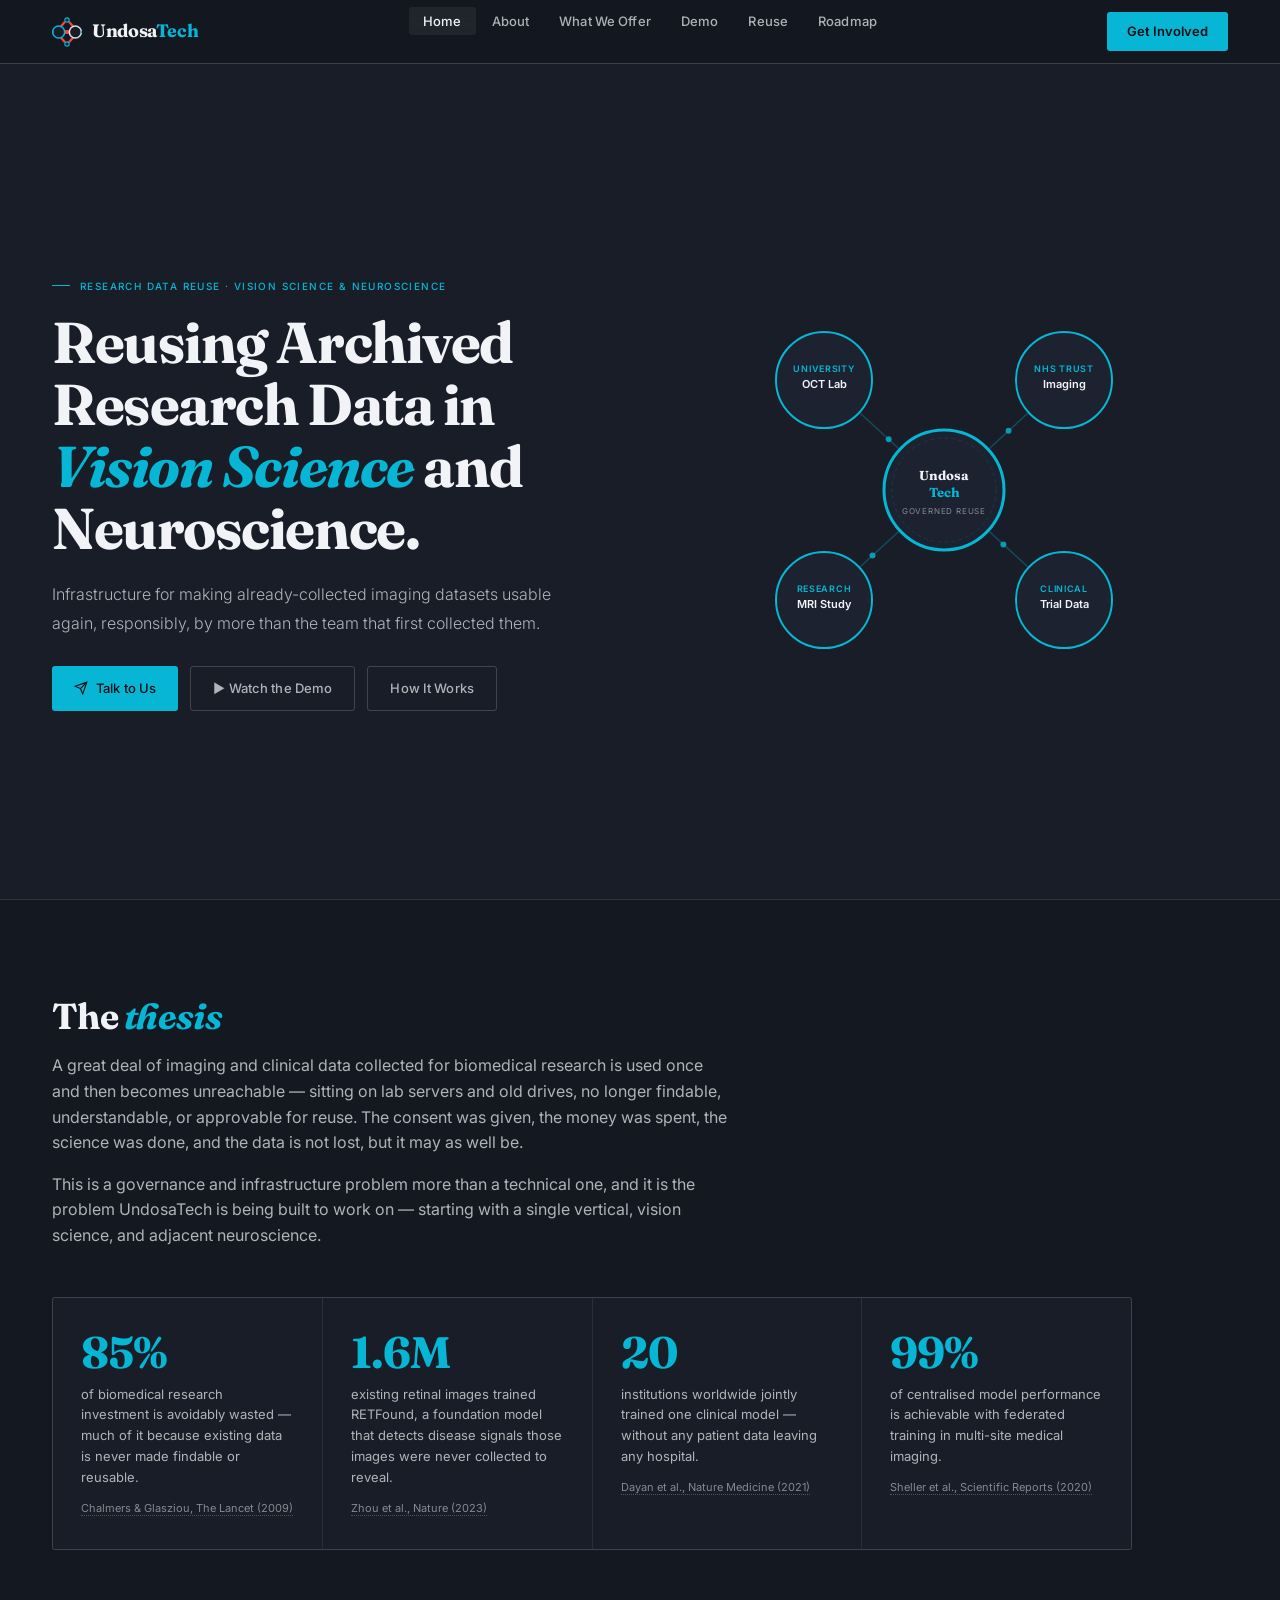
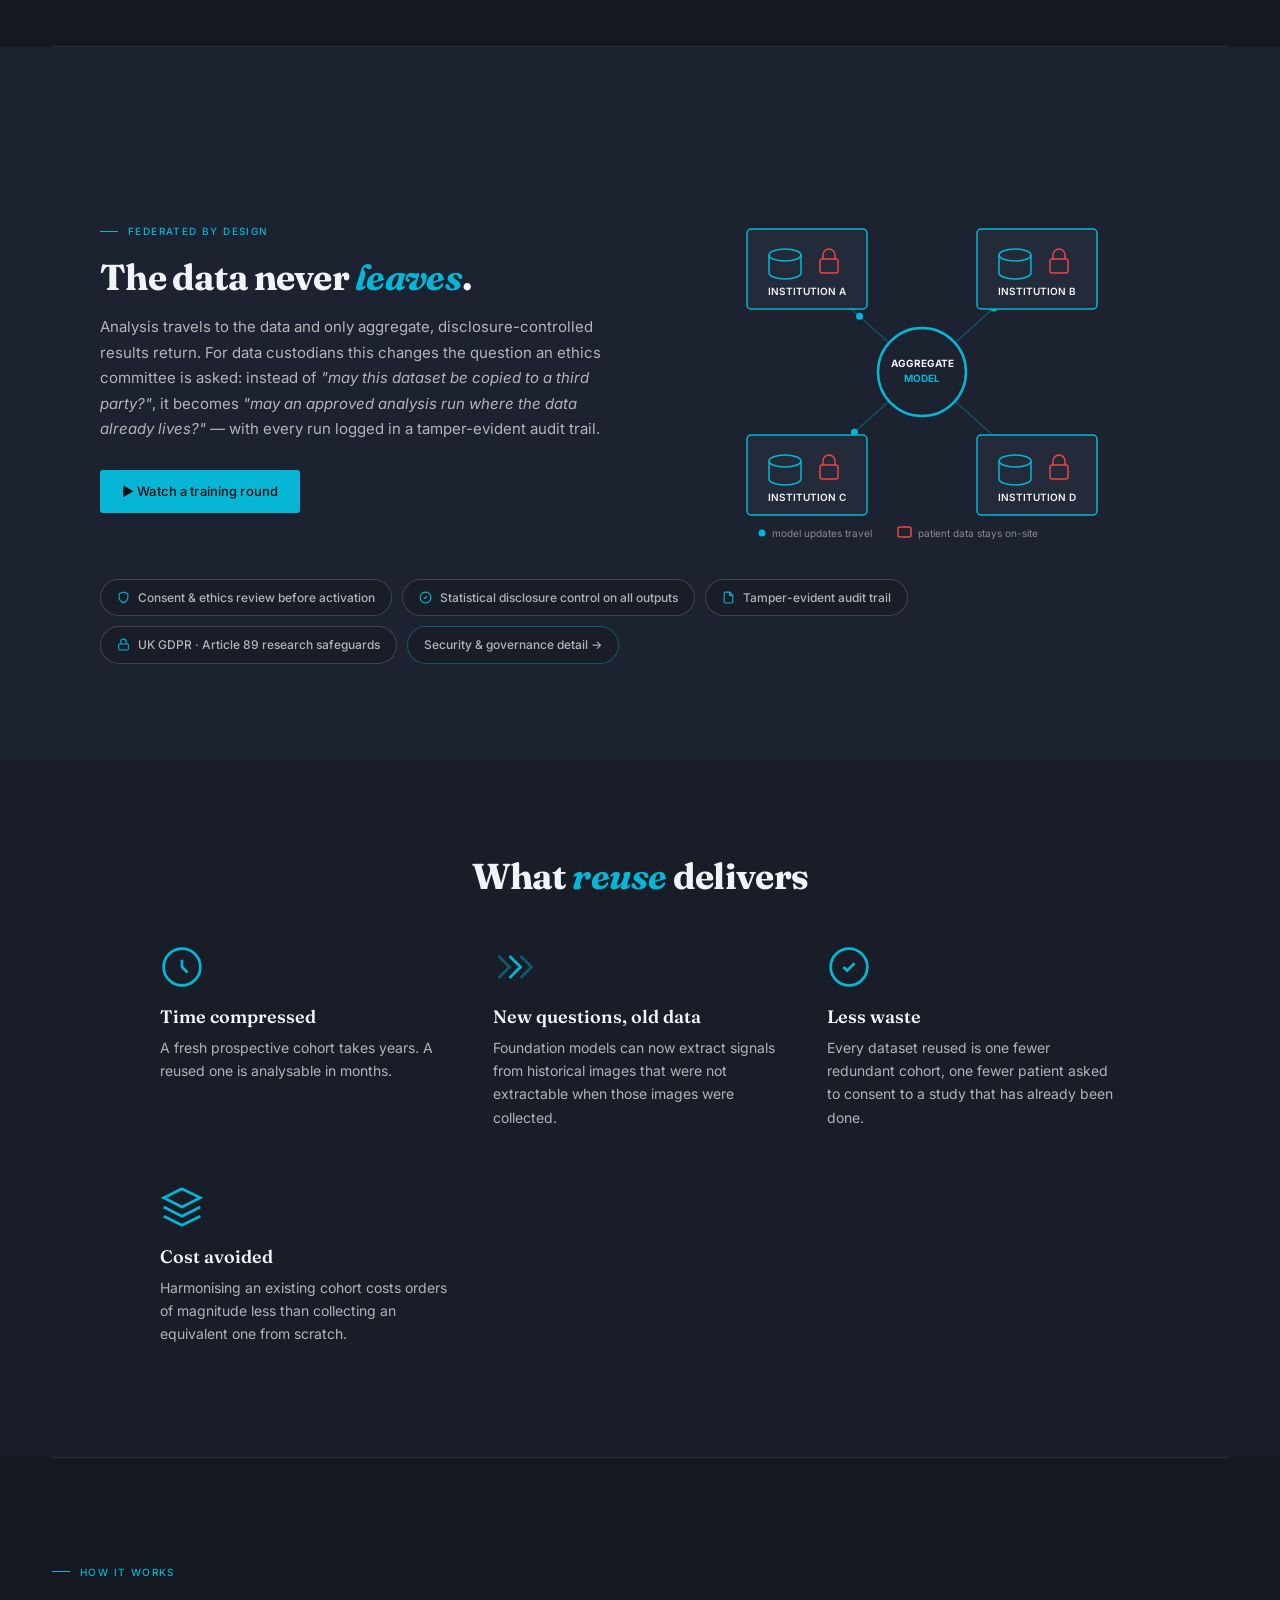
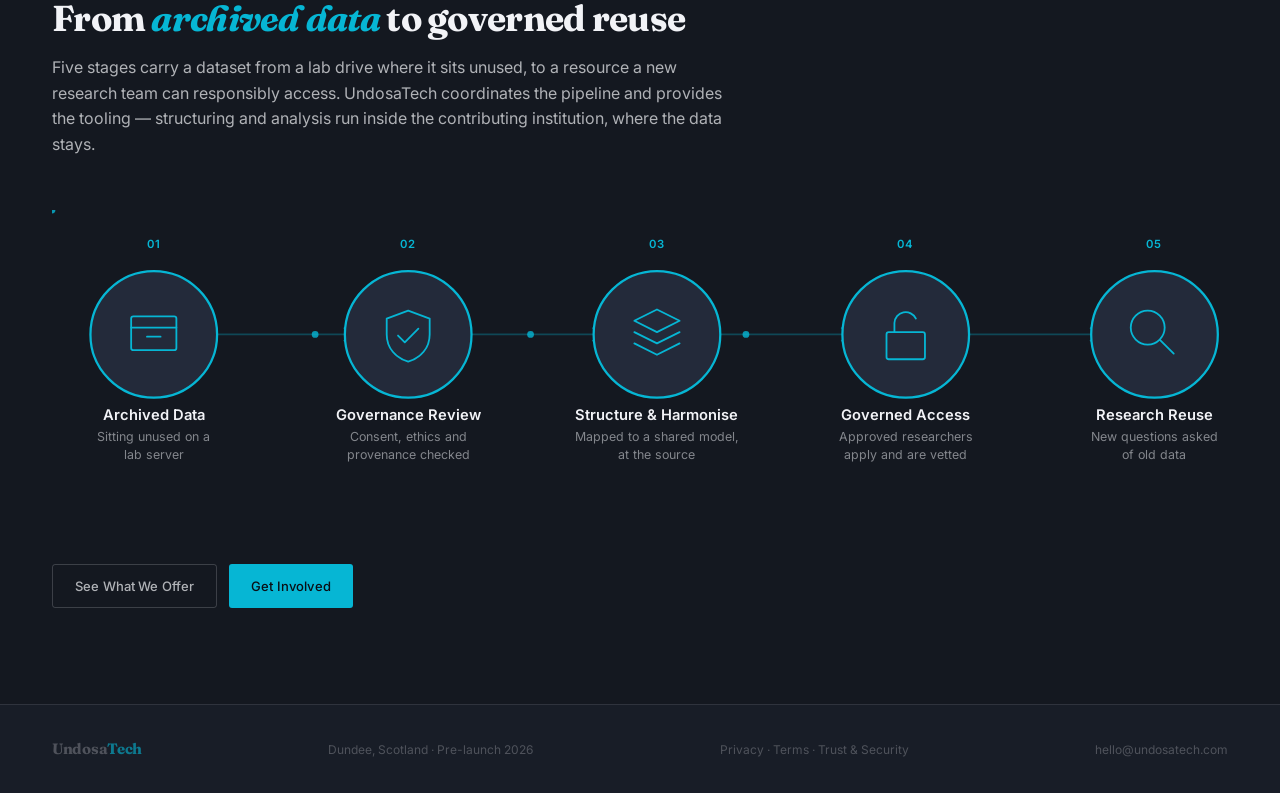
<file: index.html>
<!doctype html>
<html lang="en">
<head>
<meta charset="utf-8">
<meta name="viewport" content="width=device-width,initial-scale=1">
<title>UndosaTech — Research Data Reuse for Vision Science & Neuroscience</title>
<meta name="description" content="Governed reuse of archived research data in vision science and neuroscience. Federated analysis, disclosure control, and auditable access — data never leaves the institution. Dundee, Scotland.">
<link rel="icon" type="image/svg+xml" href="/favicon.svg">
<link rel="stylesheet" href="/css/style.css">
</head>
<body>

<nav>
  <a href="/" class="nav-logo">
    <svg width="30" height="30" viewBox="0 0 180 180" xmlns="http://www.w3.org/2000/svg"><rect x="72" y="78" width="36" height="24" fill="#EF4444"/><rect x="68" y="74" width="8" height="32" rx="1" fill="#EF4444"/><rect x="104" y="74" width="8" height="32" rx="1" fill="#EF4444"/><line x1="52" y1="58" x2="78" y2="28" stroke="#EF4444" stroke-width="14"/><line x1="128" y1="58" x2="102" y2="28" stroke="#EF4444" stroke-width="14"/><line x1="52" y1="122" x2="78" y2="152" stroke="#EF4444" stroke-width="14"/><line x1="128" y1="122" x2="102" y2="152" stroke="#EF4444" stroke-width="14"/><circle cx="40" cy="90" r="36" fill="#181d27" stroke="#06B6D4" stroke-width="9"/><circle cx="140" cy="90" r="36" fill="#181d27" stroke="#f2f3f7" stroke-width="9" opacity=".88"/><circle cx="90" cy="18" r="13" fill="#181d27" stroke="#06B6D4" stroke-width="7"/><circle cx="90" cy="162" r="13" fill="#181d27" stroke="#06B6D4" stroke-width="7"/><circle cx="4" cy="90" r="6" fill="#06B6D4"/><circle cx="176" cy="90" r="6" fill="#06B6D4"/></svg>
    <span class="nav-logo-name">Undosa<span>Tech</span></span>
  </a>
  <button class="nav-toggle" aria-expanded="false" aria-controls="nav-links">Menu</button>
  <ul class="nav-links" id="nav-links">
    <li><a href="/" class="active">Home</a></li>
    <li><a href="/about.html">About</a></li>
    
    <li><a href="/what-we-offer.html">What We Offer</a></li><li><a href="/demo.html">Demo</a></li><li><a href="/reuse.html">Reuse</a></li>
    <li><a href="/roadmap.html">Roadmap</a></li>
  </ul>
  <a href="/get-involved.html" class="nav-cta">Get Involved</a>
</nav>

<div class="page">

  <!-- ════ HERO ════ -->
  <section class="hero">
    <div class="hero-content">
      <div class="label">Research Data Reuse · Vision Science & Neuroscience</div>
      <h1 class="display">Reusing Archived Research Data in <em>Vision Science</em> and Neuroscience.</h1>
      <p class="lead">Infrastructure for making already-collected imaging datasets usable again, responsibly, by more than the team that first collected them.</p>
      <div style="display:flex;gap:12px;margin-top:28px;flex-wrap:wrap">
        <a href="/get-involved.html" class="btn btn-accent">
          <svg width="14" height="14" fill="none" stroke="currentColor" stroke-width="2" viewBox="0 0 24 24"><path d="M22 2L11 13M22 2L15 22l-4-9-9-4 20-7z"/></svg>
          Talk to Us
        </a>
        <a href="/demo.html" class="btn btn-ghost">▶ Watch the Demo</a>
        <a href="/what-we-offer.html" class="btn btn-ghost">How It Works</a>
      </div>
    </div>
    <div class="hero-visual">
      <!-- Node diagram: data flowing from institutions to governed reuse -->
      <svg width="420" height="380" viewBox="0 0 420 380" fill="none" xmlns="http://www.w3.org/2000/svg">
        <!-- Connection lines -->
        <line x1="90" y1="80" x2="210" y2="190" stroke="#06B6D4" stroke-width="1.5" opacity=".3"/>
        <line x1="330" y1="80" x2="210" y2="190" stroke="#06B6D4" stroke-width="1.5" opacity=".3"/>
        <line x1="90" y1="300" x2="210" y2="190" stroke="#06B6D4" stroke-width="1.5" opacity=".3"/>
        <line x1="330" y1="300" x2="210" y2="190" stroke="#06B6D4" stroke-width="1.5" opacity=".3"/>
        <!-- Animated dots on lines -->
        <circle r="3" fill="#06B6D4" opacity=".8"><animateMotion dur="3s" repeatCount="indefinite" path="M90,80 L210,190"/></circle>
        <circle r="3" fill="#06B6D4" opacity=".8"><animateMotion dur="3.5s" repeatCount="indefinite" path="M330,80 L210,190"/></circle>
        <circle r="3" fill="#06B6D4" opacity=".8"><animateMotion dur="4s" repeatCount="indefinite" path="M90,300 L210,190"/></circle>
        <circle r="3" fill="#06B6D4" opacity=".8"><animateMotion dur="3.2s" repeatCount="indefinite" path="M330,300 L210,190"/></circle>
        <!-- Institution nodes -->
        <circle cx="90" cy="80" r="48" fill="#1c2230" stroke="#06B6D4" stroke-width="2"/>
        <text x="90" y="72" text-anchor="middle" fill="#06B6D4" font-size="9" font-weight="600" letter-spacing=".08em">UNIVERSITY</text>
        <text x="90" y="88" text-anchor="middle" fill="#f2f3f7" font-size="11" font-weight="600">OCT Lab</text>
        <circle cx="330" cy="80" r="48" fill="#1c2230" stroke="#06B6D4" stroke-width="2"/>
        <text x="330" y="72" text-anchor="middle" fill="#06B6D4" font-size="9" font-weight="600" letter-spacing=".08em">NHS TRUST</text>
        <text x="330" y="88" text-anchor="middle" fill="#f2f3f7" font-size="11" font-weight="600">Imaging</text>
        <circle cx="90" cy="300" r="48" fill="#1c2230" stroke="#06B6D4" stroke-width="2"/>
        <text x="90" y="292" text-anchor="middle" fill="#06B6D4" font-size="9" font-weight="600" letter-spacing=".08em">RESEARCH</text>
        <text x="90" y="308" text-anchor="middle" fill="#f2f3f7" font-size="11" font-weight="600">MRI Study</text>
        <circle cx="330" cy="300" r="48" fill="#1c2230" stroke="#06B6D4" stroke-width="2"/>
        <text x="330" y="292" text-anchor="middle" fill="#06B6D4" font-size="9" font-weight="600" letter-spacing=".08em">CLINICAL</text>
        <text x="330" y="308" text-anchor="middle" fill="#f2f3f7" font-size="11" font-weight="600">Trial Data</text>
        <!-- Central UndosaTech node -->
        <circle cx="210" cy="190" r="60" fill="#1c2230" stroke="#06B6D4" stroke-width="3"/>
        <circle cx="210" cy="190" r="52" fill="none" stroke="rgba(6,182,212,.15)" stroke-width="1" stroke-dasharray="4 3"/>
        <text x="210" y="180" text-anchor="middle" fill="#f2f3f7" font-size="13" font-weight="700" font-family="'Fraunces',Georgia,serif">Undosa</text>
        <text x="210" y="197" text-anchor="middle" fill="#06B6D4" font-size="13" font-weight="700" font-family="'Fraunces',Georgia,serif">Tech</text>
        <text x="210" y="214" text-anchor="middle" fill="rgba(242,243,247,.5)" font-size="8" letter-spacing=".1em">GOVERNED REUSE</text>
      </svg>
    </div>
  </section>

  <!-- ════ THESIS ════ -->
  <section class="section">
    <div class="section-narrow">
      <h2>The <em>thesis</em></h2>
      <p style="color:var(--white-70)">A great deal of imaging and clinical data collected for biomedical research is used once and then becomes unreachable — sitting on lab servers and old drives, no longer findable, understandable, or approvable for reuse. The consent was given, the money was spent, the science was done, and the data is not lost, but it may as well be.</p>
      <p style="color:var(--white-70)">This is a governance and infrastructure problem more than a technical one, and it is the problem UndosaTech is being built to work on — starting with a single vertical, vision science, and adjacent neuroscience.</p>
    </div>

    <!-- Evidence band — every figure links to its primary source -->
    <div class="stats" style="max-width:1080px">
      <div class="stat">
        <div class="stat-num">85%</div>
        <div class="stat-desc">of biomedical research investment is avoidably wasted — much of it because existing data is never made findable or reusable.</div>
        <div class="stat-src"><a href="https://doi.org/10.1016/S0140-6736(09)60329-9" rel="noopener">Chalmers &amp; Glasziou, The Lancet (2009)</a></div>
      </div>
      <div class="stat">
        <div class="stat-num">1.6M</div>
        <div class="stat-desc">existing retinal images trained RETFound, a foundation model that detects disease signals those images were never collected to reveal.</div>
        <div class="stat-src"><a href="https://doi.org/10.1038/s41586-023-06555-x" rel="noopener">Zhou et al., Nature (2023)</a></div>
      </div>
      <div class="stat">
        <div class="stat-num">20</div>
        <div class="stat-desc">institutions worldwide jointly trained one clinical model — without any patient data leaving any hospital.</div>
        <div class="stat-src"><a href="https://doi.org/10.1038/s41591-021-01506-3" rel="noopener">Dayan et al., Nature Medicine (2021)</a></div>
      </div>
      <div class="stat">
        <div class="stat-num">99%</div>
        <div class="stat-desc">of centralised model performance is achievable with federated training in multi-site medical imaging.</div>
        <div class="stat-src"><a href="https://doi.org/10.1038/s41598-020-69250-1" rel="noopener">Sheller et al., Scientific Reports (2020)</a></div>
      </div>
    </div>
  </section>

  <hr class="divider">

  <!-- ════ FEDERATED ════ -->
  <section class="section dark">
    <div class="section-wide" style="margin-left:auto;margin-right:auto">
      <div class="feat-grid">
        <div class="feat-text">
          <div class="label">Federated by Design</div>
          <h2>The data never <em>leaves</em>.</h2>
          <p>Analysis travels to the data and only aggregate, disclosure-controlled results return. For data custodians this changes the question an ethics committee is asked: instead of <em>"may this dataset be copied to a third party?"</em>, it becomes <em>"may an approved analysis run where the data already lives?"</em> — with every run logged in a tamper-evident audit trail.</p>
          <a href="/demo.html" class="btn btn-accent" style="margin-top:12px">▶ Watch a training round</a>
        </div>
        <div class="feat-visual">
          <svg width="440" height="360" viewBox="0 0 440 360" fill="none" xmlns="http://www.w3.org/2000/svg" role="img" aria-label="Federated learning: data stays at each institution, only model updates travel">
            <!-- links -->
            <line x1="105" y1="86" x2="196" y2="168" stroke="#06B6D4" stroke-width="1.5" opacity=".3"/>
            <line x1="335" y1="86" x2="244" y2="168" stroke="#06B6D4" stroke-width="1.5" opacity=".3"/>
            <line x1="105" y1="292" x2="196" y2="210" stroke="#06B6D4" stroke-width="1.5" opacity=".3"/>
            <line x1="335" y1="292" x2="244" y2="210" stroke="#06B6D4" stroke-width="1.5" opacity=".3"/>
            <!-- update packets travelling inward -->
            <circle r="3.5" fill="#06B6D4"><animateMotion dur="2.8s" repeatCount="indefinite" path="M105,86 L196,168"/></circle>
            <circle r="3.5" fill="#06B6D4"><animateMotion dur="3.4s" repeatCount="indefinite" path="M335,86 L244,168"/></circle>
            <circle r="3.5" fill="#06B6D4"><animateMotion dur="3.1s" repeatCount="indefinite" path="M105,292 L196,210"/></circle>
            <circle r="3.5" fill="#06B6D4"><animateMotion dur="3.7s" repeatCount="indefinite" path="M335,292 L244,210"/></circle>
            <!-- institution nodes: DB + lock = data stays -->
            <g>
              <rect x="45" y="46" width="120" height="80" rx="4" fill="#232a3a" stroke="#06B6D4" stroke-width="1.5"/>
              <ellipse cx="83" cy="72" rx="16" ry="6" stroke="#06B6D4" stroke-width="1.5" fill="none"/>
              <path d="M67 72v18c0 3.3 7.2 6 16 6s16-2.7 16-6V72" stroke="#06B6D4" stroke-width="1.5" fill="none"/>
              <rect x="118" y="76" width="18" height="14" rx="2" stroke="#EF4444" stroke-width="1.5" fill="none"/>
              <path d="M121 76v-4a6 6 0 0 1 12 0v4" stroke="#EF4444" stroke-width="1.5" fill="none"/>
              <text x="105" y="112" text-anchor="middle" fill="#f2f3f7" font-size="10" font-weight="600">INSTITUTION A</text>
            </g>
            <g>
              <rect x="275" y="46" width="120" height="80" rx="4" fill="#232a3a" stroke="#06B6D4" stroke-width="1.5"/>
              <ellipse cx="313" cy="72" rx="16" ry="6" stroke="#06B6D4" stroke-width="1.5" fill="none"/>
              <path d="M297 72v18c0 3.3 7.2 6 16 6s16-2.7 16-6V72" stroke="#06B6D4" stroke-width="1.5" fill="none"/>
              <rect x="348" y="76" width="18" height="14" rx="2" stroke="#EF4444" stroke-width="1.5" fill="none"/>
              <path d="M351 76v-4a6 6 0 0 1 12 0v4" stroke="#EF4444" stroke-width="1.5" fill="none"/>
              <text x="335" y="112" text-anchor="middle" fill="#f2f3f7" font-size="10" font-weight="600">INSTITUTION B</text>
            </g>
            <g>
              <rect x="45" y="252" width="120" height="80" rx="4" fill="#232a3a" stroke="#06B6D4" stroke-width="1.5"/>
              <ellipse cx="83" cy="278" rx="16" ry="6" stroke="#06B6D4" stroke-width="1.5" fill="none"/>
              <path d="M67 278v18c0 3.3 7.2 6 16 6s16-2.7 16-6v-18" stroke="#06B6D4" stroke-width="1.5" fill="none"/>
              <rect x="118" y="282" width="18" height="14" rx="2" stroke="#EF4444" stroke-width="1.5" fill="none"/>
              <path d="M121 282v-4a6 6 0 0 1 12 0v4" stroke="#EF4444" stroke-width="1.5" fill="none"/>
              <text x="105" y="318" text-anchor="middle" fill="#f2f3f7" font-size="10" font-weight="600">INSTITUTION C</text>
            </g>
            <g>
              <rect x="275" y="252" width="120" height="80" rx="4" fill="#232a3a" stroke="#06B6D4" stroke-width="1.5"/>
              <ellipse cx="313" cy="278" rx="16" ry="6" stroke="#06B6D4" stroke-width="1.5" fill="none"/>
              <path d="M297 278v18c0 3.3 7.2 6 16 6s16-2.7 16-6v-18" stroke="#06B6D4" stroke-width="1.5" fill="none"/>
              <rect x="348" y="282" width="18" height="14" rx="2" stroke="#EF4444" stroke-width="1.5" fill="none"/>
              <path d="M351 282v-4a6 6 0 0 1 12 0v4" stroke="#EF4444" stroke-width="1.5" fill="none"/>
              <text x="335" y="318" text-anchor="middle" fill="#f2f3f7" font-size="10" font-weight="600">INSTITUTION D</text>
            </g>
            <!-- central aggregator -->
            <circle cx="220" cy="189" r="44" fill="#1c2230" stroke="#06B6D4" stroke-width="2.5"/>
            <text x="220" y="184" text-anchor="middle" fill="#f2f3f7" font-size="10" font-weight="700">AGGREGATE</text>
            <text x="220" y="199" text-anchor="middle" fill="#06B6D4" font-size="10" font-weight="700">MODEL</text>
            <!-- legend -->
            <g font-size="10" fill="rgba(242,243,247,.5)">
              <circle cx="60" cy="350" r="3.5" fill="#06B6D4"/>
              <text x="70" y="354" fill="rgba(242,243,247,.5)">model updates travel</text>
              <rect x="196" y="344" width="13" height="10" rx="2" stroke="#EF4444" stroke-width="1.5" fill="none"/>
              <text x="216" y="354" fill="rgba(242,243,247,.5)">patient data stays on-site</text>
            </g>
          </svg>
        </div>
      </div>
      <div class="gov-strip">
        <span class="gov-pill"><svg width="13" height="13" fill="none" stroke="currentColor" stroke-width="2" viewBox="0 0 24 24"><path d="M12 22s8-4 8-10V5l-8-3-8 3v7c0 6 8 10 8 10z"/></svg>Consent &amp; ethics review before activation</span>
        <span class="gov-pill"><svg width="13" height="13" fill="none" stroke="currentColor" stroke-width="2" viewBox="0 0 24 24"><path d="M9 12l2 2 4-4"/><circle cx="12" cy="12" r="10"/></svg>Statistical disclosure control on all outputs</span>
        <span class="gov-pill"><svg width="13" height="13" fill="none" stroke="currentColor" stroke-width="2" viewBox="0 0 24 24"><path d="M14 2H6a2 2 0 0 0-2 2v16a2 2 0 0 0 2 2h12a2 2 0 0 0 2-2V8z"/><path d="M14 2v6h6"/></svg>Tamper-evident audit trail</span>
        <span class="gov-pill"><svg width="13" height="13" fill="none" stroke="currentColor" stroke-width="2" viewBox="0 0 24 24"><rect x="3" y="11" width="18" height="11" rx="2"/><path d="M7 11V7a5 5 0 0 1 10 0v4"/></svg>UK GDPR · Article 89 research safeguards</span>
        <a class="gov-pill" href="/trust.html" style="border-color:rgba(6,182,212,.4)">Security &amp; governance detail →</a>
      </div>
    </div>
  </section>

  <!-- ════ ICON GRID ════ -->
  <section class="section alt">
    <h2 style="text-align:center">What <em>reuse</em> delivers</h2>
    <div class="icon-grid" style="max-width:960px;margin-left:auto;margin-right:auto">
      <div class="icon-item">
        <svg width="44" height="44" fill="none" stroke="currentColor" stroke-width="1.5" viewBox="0 0 24 24"><path d="M12 8v4l3 3"/><circle cx="12" cy="12" r="10"/></svg>
        <h3>Time compressed</h3>
        <p>A fresh prospective cohort takes years. A reused one is analysable in months.</p>
      </div>
      <div class="icon-item">
        <svg width="44" height="44" fill="none" stroke="currentColor" stroke-width="1.5" viewBox="0 0 24 24"><path d="M9 18l6-6-6-6"/><path d="M15 18l6-6-6-6" opacity=".4"/><path d="M3 18l6-6-6-6" opacity=".4"/></svg>
        <h3>New questions, old data</h3>
        <p>Foundation models can now extract signals from historical images that were not extractable when those images were collected.</p>
      </div>
      <div class="icon-item">
        <svg width="44" height="44" fill="none" stroke="currentColor" stroke-width="1.5" viewBox="0 0 24 24"><path d="M12 22c5.523 0 10-4.477 10-10S17.523 2 12 2 2 6.477 2 12s4.477 10 10 10z"/><path d="M9 12l2 2 4-4"/></svg>
        <h3>Less waste</h3>
        <p>Every dataset reused is one fewer redundant cohort, one fewer patient asked to consent to a study that has already been done.</p>
      </div>
      <div class="icon-item">
        <svg width="44" height="44" fill="none" stroke="currentColor" stroke-width="1.5" viewBox="0 0 24 24"><path d="M12 2L2 7l10 5 10-5-10-5z"/><path d="M2 17l10 5 10-5"/><path d="M2 12l10 5 10-5"/></svg>
        <h3>Cost avoided</h3>
        <p>Harmonising an existing cohort costs orders of magnitude less than collecting an equivalent one from scratch.</p>
      </div>
    </div>
  </section>

  <hr class="divider">

  <!-- ════ WORKFLOW DIAGRAM ════ -->
  <section class="section">
    <div class="section-narrow">
      <div class="label">How It Works</div>
      <h2>From <em>archived data</em> to governed reuse</h2>
      <p style="color:var(--white-70)">Five stages carry a dataset from a lab drive where it sits unused, to a resource a new research team can responsibly access. UndosaTech coordinates the pipeline and provides the tooling — structuring and analysis run inside the contributing institution, where the data stays.</p>
    </div>
    <div class="diagram-wrapper">
      <svg viewBox="0 0 1040 260" fill="none" xmlns="http://www.w3.org/2000/svg">
        <!-- Connecting lines -->
        <line x1="146" y1="110" x2="264" y2="110" stroke="#06B6D4" stroke-width="1.5" opacity=".3"/>
        <line x1="366" y1="110" x2="484" y2="110" stroke="#06B6D4" stroke-width="1.5" opacity=".3"/>
        <line x1="586" y1="110" x2="704" y2="110" stroke="#06B6D4" stroke-width="1.5" opacity=".3"/>
        <line x1="806" y1="110" x2="924" y2="110" stroke="#06B6D4" stroke-width="1.5" opacity=".3"/>
        <!-- Arrowheads -->
        <path d="M258,104 L266,110 L258,116" stroke="#06B6D4" stroke-width="1.5" opacity=".6"/>
        <path d="M478,104 L486,110 L478,116" stroke="#06B6D4" stroke-width="1.5" opacity=".6"/>
        <path d="M698,104 L706,110 L698,116" stroke="#06B6D4" stroke-width="1.5" opacity=".6"/>
        <path d="M918,104 L926,110 L918,116" stroke="#06B6D4" stroke-width="1.5" opacity=".6"/>
        <!-- Animated flow dots -->
        <circle r="3" fill="#06B6D4" opacity=".8"><animateMotion dur="2.2s" repeatCount="indefinite" path="M146,110 L264,110"/></circle>
        <circle r="3" fill="#06B6D4" opacity=".8"><animateMotion dur="2.2s" begin="0.55s" repeatCount="indefinite" path="M366,110 L484,110"/></circle>
        <circle r="3" fill="#06B6D4" opacity=".8"><animateMotion dur="2.2s" begin="1.1s" repeatCount="indefinite" path="M586,110 L704,110"/></circle>
        <circle r="3" fill="#06B6D4" opacity=".8"><animateMotion dur="2.2s" begin="1.65s" repeatCount="indefinite" path="M806,110 L924,110"/></circle>

        <!-- Step 1: Archived Data -->
        <g>
          <text x="90" y="34" text-anchor="middle" fill="#06B6D4" font-size="10" font-weight="600" letter-spacing=".1em">01</text>
          <circle cx="90" cy="110" r="56" fill="#232a3a" stroke="#06B6D4" stroke-width="2"/>
          <g stroke="#06B6D4" stroke-width="1.6" fill="none" stroke-linecap="round" stroke-linejoin="round">
            <rect x="70" y="94" width="40" height="30" rx="2"/>
            <path d="M70 104h40"/>
            <path d="M84 112h12"/>
          </g>
          <text x="90" y="186" text-anchor="middle" fill="#f2f3f7" font-size="13" font-weight="600">Archived Data</text>
          <text x="90" y="204" text-anchor="middle" fill="rgba(242,243,247,.5)" font-size="11">Sitting unused on a</text>
          <text x="90" y="220" text-anchor="middle" fill="rgba(242,243,247,.5)" font-size="11">lab server</text>
        </g>

        <!-- Step 2: Governance Review -->
        <g>
          <text x="315" y="34" text-anchor="middle" fill="#06B6D4" font-size="10" font-weight="600" letter-spacing=".1em">02</text>
          <circle cx="315" cy="110" r="56" fill="#232a3a" stroke="#06B6D4" stroke-width="2"/>
          <g stroke="#06B6D4" stroke-width="1.6" fill="none" stroke-linecap="round" stroke-linejoin="round">
            <path d="M315 89l19 7v14c0 12-8 21-19 24-11-3-19-12-19-24V96l19-7z"/>
            <path d="M306 111l6 6 12-12"/>
          </g>
          <text x="315" y="186" text-anchor="middle" fill="#f2f3f7" font-size="13" font-weight="600">Governance Review</text>
          <text x="315" y="204" text-anchor="middle" fill="rgba(242,243,247,.5)" font-size="11">Consent, ethics and</text>
          <text x="315" y="220" text-anchor="middle" fill="rgba(242,243,247,.5)" font-size="11">provenance checked</text>
        </g>

        <!-- Step 3: Curate & Harmonise -->
        <g>
          <text x="535" y="34" text-anchor="middle" fill="#06B6D4" font-size="10" font-weight="600" letter-spacing=".1em">03</text>
          <circle cx="535" cy="110" r="56" fill="#232a3a" stroke="#06B6D4" stroke-width="2"/>
          <g stroke="#06B6D4" stroke-width="1.6" fill="none" stroke-linecap="round" stroke-linejoin="round">
            <path d="M535 88l20 10-20 10-20-10 20-10z"/>
            <path d="M515 108l20 10 20-10"/>
            <path d="M515 118l20 10 20-10"/>
          </g>
          <text x="535" y="186" text-anchor="middle" fill="#f2f3f7" font-size="13" font-weight="600">Structure & Harmonise</text>
          <text x="535" y="204" text-anchor="middle" fill="rgba(242,243,247,.5)" font-size="11">Mapped to a shared model,</text>
          <text x="535" y="220" text-anchor="middle" fill="rgba(242,243,247,.5)" font-size="11">at the source</text>
        </g>

        <!-- Step 4: Governed Access -->
        <g>
          <text x="755" y="34" text-anchor="middle" fill="#06B6D4" font-size="10" font-weight="600" letter-spacing=".1em">04</text>
          <circle cx="755" cy="110" r="56" fill="#232a3a" stroke="#06B6D4" stroke-width="2"/>
          <g stroke="#06B6D4" stroke-width="1.6" fill="none" stroke-linecap="round" stroke-linejoin="round">
            <rect x="738" y="108" width="34" height="24" rx="2"/>
            <path d="M745 108v-8a10 10 0 0 1 19-4"/>
          </g>
          <text x="755" y="186" text-anchor="middle" fill="#f2f3f7" font-size="13" font-weight="600">Governed Access</text>
          <text x="755" y="204" text-anchor="middle" fill="rgba(242,243,247,.5)" font-size="11">Approved researchers</text>
          <text x="755" y="220" text-anchor="middle" fill="rgba(242,243,247,.5)" font-size="11">apply and are vetted</text>
        </g>

        <!-- Step 5: Research Reuse -->
        <g>
          <text x="975" y="34" text-anchor="middle" fill="#06B6D4" font-size="10" font-weight="600" letter-spacing=".1em">05</text>
          <circle cx="975" cy="110" r="56" fill="#232a3a" stroke="#06B6D4" stroke-width="2"/>
          <g stroke="#06B6D4" stroke-width="1.6" fill="none" stroke-linecap="round" stroke-linejoin="round">
            <circle cx="969" cy="104" r="15"/>
            <path d="M980 115l12 12"/>
          </g>
          <text x="975" y="186" text-anchor="middle" fill="#f2f3f7" font-size="13" font-weight="600">Research Reuse</text>
          <text x="975" y="204" text-anchor="middle" fill="rgba(242,243,247,.5)" font-size="11">New questions asked</text>
          <text x="975" y="220" text-anchor="middle" fill="rgba(242,243,247,.5)" font-size="11">of old data</text>
        </g>
      </svg>
    </div>
    <div style="margin-top:40px;display:flex;gap:12px;flex-wrap:wrap">
      <a href="/what-we-offer.html" class="btn btn-ghost">See What We Offer</a>
      <a href="/get-involved.html" class="btn btn-accent">Get Involved</a>
    </div>
  </section>

</div>

<footer>
  <a href="/" class="footer-logo"><span class="footer-logo-name">Undosa<span>Tech</span></span></a>
  <span class="footer-copy">Dundee, Scotland · Pre-launch 2026</span>
  <span class="footer-legal"><a href="/privacy.html">Privacy</a> · <a href="/terms.html">Terms</a> · <a href="/trust.html">Trust &amp; Security</a></span>
  <a href="mailto:hello@undosatech.com" class="footer-email">hello@undosatech.com</a>
</footer>

<script>
const btn=document.querySelector('.nav-toggle'),links=document.getElementById('nav-links');
btn?.addEventListener('click',()=>{const o=links.classList.toggle('open');btn.setAttribute('aria-expanded',o?'true':'false')});
</script>
</body>
</html>
</file>
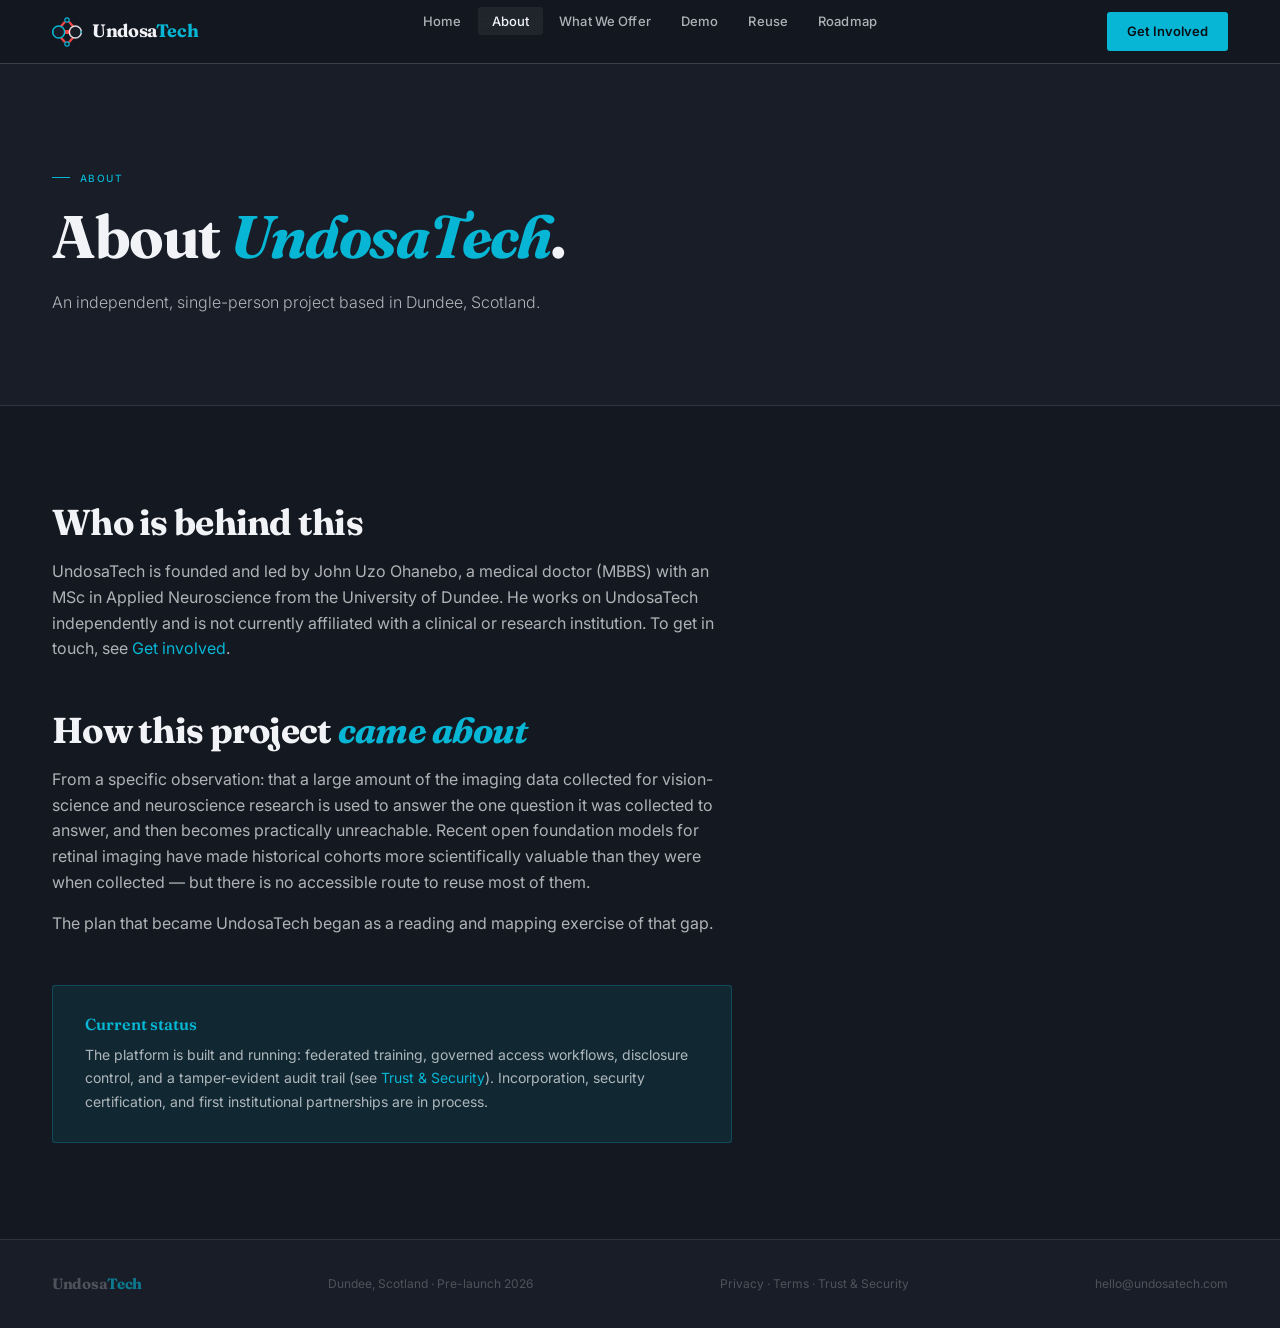
<file: about.html>
<!doctype html><html lang="en"><head><meta charset="utf-8"><meta name="viewport" content="width=device-width,initial-scale=1"><title>About — UndosaTech</title><link rel="icon" type="image/svg+xml" href="/favicon.svg"><link rel="stylesheet" href="/css/style.css"></head><body>
<nav><a href="/" class="nav-logo"><svg width="30" height="30" viewBox="0 0 180 180" xmlns="http://www.w3.org/2000/svg"><rect x="72" y="78" width="36" height="24" fill="#EF4444"/><rect x="68" y="74" width="8" height="32" rx="1" fill="#EF4444"/><rect x="104" y="74" width="8" height="32" rx="1" fill="#EF4444"/><line x1="52" y1="58" x2="78" y2="28" stroke="#EF4444" stroke-width="14"/><line x1="128" y1="58" x2="102" y2="28" stroke="#EF4444" stroke-width="14"/><line x1="52" y1="122" x2="78" y2="152" stroke="#EF4444" stroke-width="14"/><line x1="128" y1="122" x2="102" y2="152" stroke="#EF4444" stroke-width="14"/><circle cx="40" cy="90" r="36" fill="#181d27" stroke="#06B6D4" stroke-width="9"/><circle cx="140" cy="90" r="36" fill="#181d27" stroke="#f2f3f7" stroke-width="9" opacity=".88"/><circle cx="90" cy="18" r="13" fill="#181d27" stroke="#06B6D4" stroke-width="7"/><circle cx="90" cy="162" r="13" fill="#181d27" stroke="#06B6D4" stroke-width="7"/><circle cx="4" cy="90" r="6" fill="#06B6D4"/><circle cx="176" cy="90" r="6" fill="#06B6D4"/></svg><span class="nav-logo-name">Undosa<span>Tech</span></span></a><button class="nav-toggle" aria-expanded="false" aria-controls="nav-links">Menu</button><ul class="nav-links" id="nav-links"><li><a href="/">Home</a></li><li><a href="/about.html" class="active">About</a></li><li><a href="/what-we-offer.html">What We Offer</a></li><li><a href="/demo.html">Demo</a></li><li><a href="/reuse.html">Reuse</a></li><li><a href="/roadmap.html">Roadmap</a></li></ul><a href="/get-involved.html" class="nav-cta">Get Involved</a></nav>
<div class="page">
  <div class="page-hero"><div class="label">About</div><h1>About <em>UndosaTech</em>.</h1><p class="page-hero-sub">An independent, single-person project based in Dundee, Scotland.</p></div>
  <section class="section"><div class="section-narrow">
    <h2>Who is behind this</h2>
    <p style="color:var(--white-70)">UndosaTech is founded and led by John Uzo Ohanebo, a medical doctor (MBBS) with an MSc in Applied Neuroscience from the University of Dundee. He works on UndosaTech independently and is not currently affiliated with a clinical or research institution. To get in touch, see <a href="/get-involved.html">Get involved</a>.</p>
    <h2 style="margin-top:48px">How this project <em>came about</em></h2>
    <p style="color:var(--white-70)">From a specific observation: that a large amount of the imaging data collected for vision-science and neuroscience research is used to answer the one question it was collected to answer, and then becomes practically unreachable. Recent open foundation models for retinal imaging have made historical cohorts more scientifically valuable than they were when collected — but there is no accessible route to reuse most of them.</p>
    <p style="color:var(--white-70)">The plan that became UndosaTech began as a reading and mapping exercise of that gap.</p>
    <div class="status" style="margin-top:48px">
      <h3>Current status</h3>
      <p>The platform is built and running: federated training, governed access workflows, disclosure control, and a tamper-evident audit trail (see <a href="/trust.html">Trust &amp; Security</a>). Incorporation, security certification, and first institutional partnerships are in process.</p>
    </div>
  </div></section>
</div>
<footer><a href="/" class="footer-logo"><span class="footer-logo-name">Undosa<span>Tech</span></span></a><span class="footer-copy">Dundee, Scotland · Pre-launch 2026</span><span class="footer-legal"><a href="/privacy.html">Privacy</a> · <a href="/terms.html">Terms</a> · <a href="/trust.html">Trust &amp; Security</a></span><a href="mailto:hello@undosatech.com" class="footer-email">hello@undosatech.com</a></footer>
<script>const btn=document.querySelector('.nav-toggle'),links=document.getElementById('nav-links');btn?.addEventListener('click',()=>{const o=links.classList.toggle('open');btn.setAttribute('aria-expanded',o?'true':'false')})</script>
</body></html>
</file>
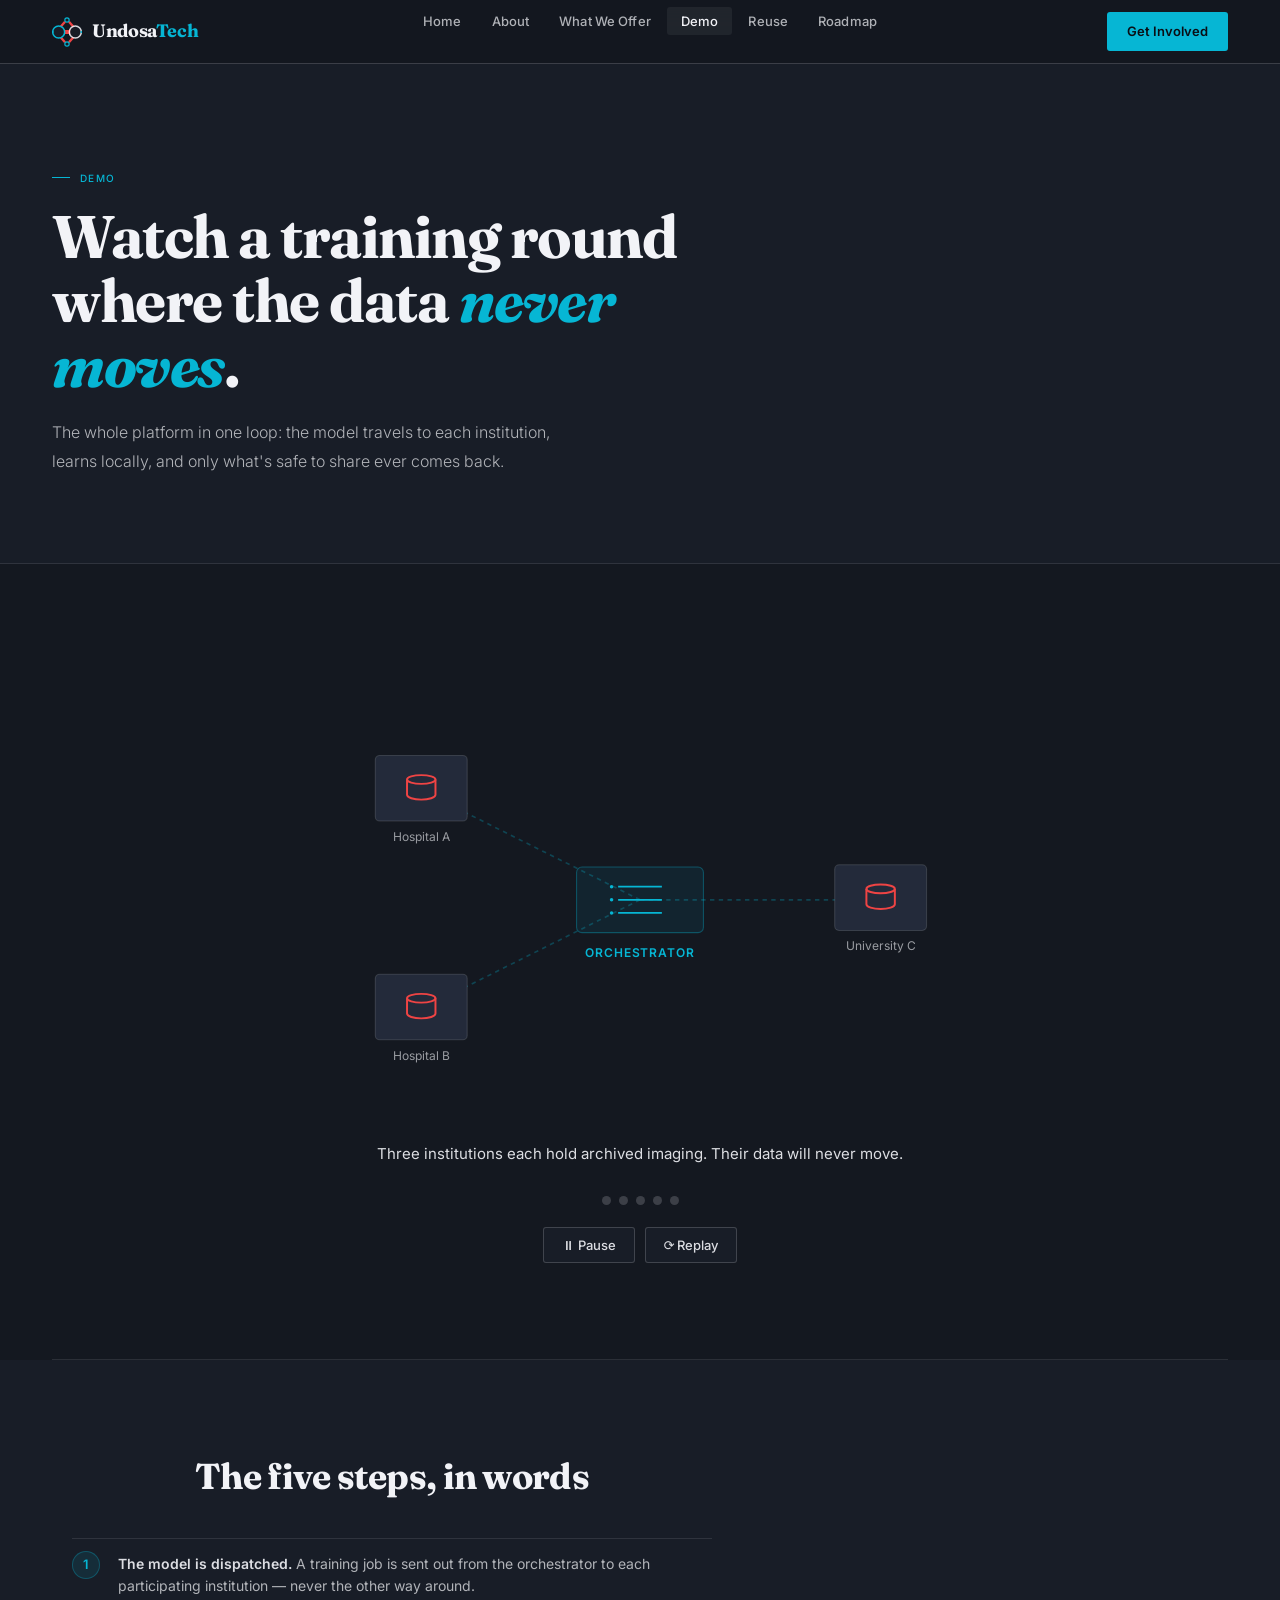
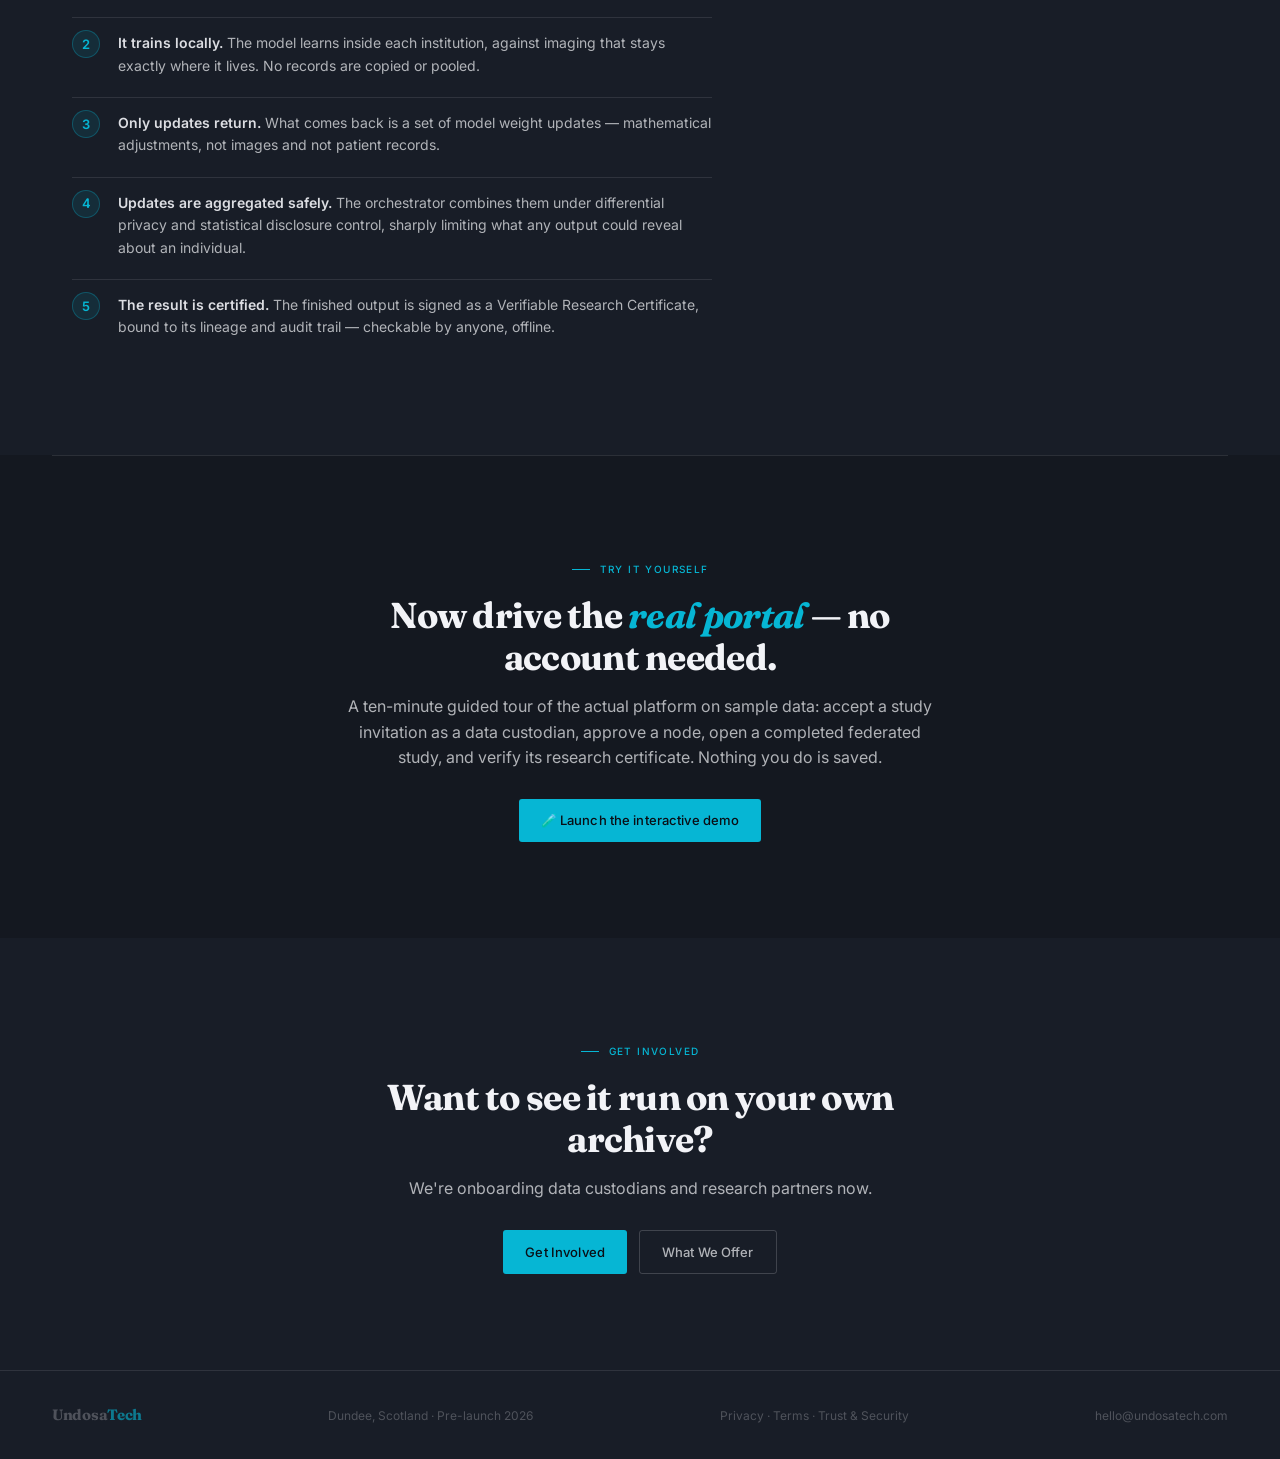
<file: demo.html>
<!doctype html><html lang="en"><head><meta charset="utf-8"><meta name="viewport" content="width=device-width,initial-scale=1"><title>Demo — See the platform in motion — UndosaTech</title><meta name="description" content="An animated walkthrough of how UndosaTech works: the model travels to each institution, trains on data that never moves, only updates return, and every result is signed as a verifiable certificate."><link rel="icon" type="image/svg+xml" href="/favicon.svg"><link rel="stylesheet" href="/css/style.css"><meta property="og:title" content="Demo — See the platform in motion — UndosaTech"><meta property="og:description" content="Watch a federated learning round: data stays home, only model updates move, and the result is independently verifiable."><meta property="og:type" content="website">
<style>
.demo-stage{--T:15s;max-width:700px;margin:32px auto 0}
.demo-svg{width:100%;height:auto;display:block}
.demo-svg .pkt,.demo-svg .glow,.demo-svg .agg,.demo-svg .seal{opacity:0}
.demo-svg .pkt,.demo-svg .glow,.demo-svg .agg,.demo-svg .seal{transform-box:fill-box;transform-origin:center}
.demo-stage.run .pkt-a{animation:pkt-a var(--T) linear infinite}
.demo-stage.run .pkt-b{animation:pkt-b var(--T) linear infinite}
.demo-stage.run .pkt-c{animation:pkt-c var(--T) linear infinite}
.demo-stage.run .upd-a{animation:upd-a var(--T) linear infinite}
.demo-stage.run .upd-b{animation:upd-b var(--T) linear infinite}
.demo-stage.run .upd-c{animation:upd-c var(--T) linear infinite}
.demo-stage.run .glow{animation:glow var(--T) linear infinite}
.demo-stage.run .agg{animation:agg var(--T) linear infinite}
.demo-stage.run .seal{animation:seal var(--T) linear infinite}
.demo-stage.paused *{animation-play-state:paused!important}
@keyframes pkt-a{0%,13%{transform:translate(0,0);opacity:0}16%{opacity:1}30%{transform:translate(-200px,-100px);opacity:1}31%,100%{transform:translate(-200px,-100px);opacity:0}}
@keyframes pkt-b{0%,13%{transform:translate(0,0);opacity:0}16%{opacity:1}30%{transform:translate(-200px,100px);opacity:1}31%,100%{transform:translate(-200px,100px);opacity:0}}
@keyframes pkt-c{0%,13%{transform:translate(0,0);opacity:0}16%{opacity:1}30%{transform:translate(220px,0);opacity:1}31%,100%{transform:translate(220px,0);opacity:0}}
@keyframes upd-a{0%,50%{transform:translate(-200px,-100px);opacity:0}53%{opacity:1}67%{transform:translate(0,0);opacity:1}68%,100%{transform:translate(0,0);opacity:0}}
@keyframes upd-b{0%,50%{transform:translate(-200px,100px);opacity:0}53%{opacity:1}67%{transform:translate(0,0);opacity:1}68%,100%{transform:translate(0,0);opacity:0}}
@keyframes upd-c{0%,50%{transform:translate(220px,0);opacity:0}53%{opacity:1}67%{transform:translate(0,0);opacity:1}68%,100%{transform:translate(0,0);opacity:0}}
@keyframes glow{0%,30%{opacity:0}40%{opacity:.9}50%{opacity:.45}51%,100%{opacity:0}}
@keyframes agg{0%,67%{opacity:0;transform:scale(.6)}74%{opacity:.85;transform:scale(1)}82%{opacity:.4;transform:scale(1.15)}83%,100%{opacity:0}}
@keyframes seal{0%,82%{opacity:0;transform:scale(.4)}90%{opacity:1;transform:scale(1)}100%{opacity:1;transform:scale(1)}}
.demo-cap{min-height:52px;display:flex;align-items:center;justify-content:center;text-align:center;font-size:15px;color:var(--white-90);max-width:560px;margin:20px auto 0;line-height:1.6;transition:opacity .2s}
.demo-steps{display:flex;gap:8px;justify-content:center;margin:16px auto 0;flex-wrap:wrap}
.demo-dot{width:9px;height:9px;border-radius:99px;background:var(--rule-mid);transition:background .25s,transform .25s}
.demo-dot.on{background:var(--accent);transform:scale(1.35)}
.demo-ctrls{display:flex;gap:10px;justify-content:center;margin:22px auto 0}
.demo-btn{display:inline-flex;align-items:center;gap:7px;font-family:var(--font-sans);font-size:13px;font-weight:500;padding:9px 18px;border-radius:var(--radius);cursor:pointer;background:var(--bg-2);color:var(--white-90);border:1px solid var(--rule-mid);transition:all .15s}
.demo-btn:hover{border-color:var(--accent);color:var(--accent)}
.steplist{list-style:none;counter-reset:s;max-width:640px;margin:40px auto 0;padding:0}
.steplist li{counter-increment:s;position:relative;padding:14px 0 14px 46px;border-top:1px solid var(--rule);font-size:14px;color:var(--white-70);line-height:1.6}
.steplist li::before{content:counter(s);position:absolute;left:0;top:12px;width:28px;height:28px;border-radius:99px;background:var(--accent-dim);border:1px solid rgba(6,182,212,.3);color:var(--accent);font-size:13px;font-weight:600;display:flex;align-items:center;justify-content:center}
.steplist li b{color:var(--white-90);font-weight:600}
@media(prefers-reduced-motion:reduce){.demo-stage.run *{animation:none!important}.demo-svg .seal{opacity:1;transform:scale(1)}}
</style>
</head><body>
<nav><a href="/" class="nav-logo"><svg width="30" height="30" viewBox="0 0 180 180" xmlns="http://www.w3.org/2000/svg"><rect x="72" y="78" width="36" height="24" fill="#EF4444"/><rect x="68" y="74" width="8" height="32" rx="1" fill="#EF4444"/><rect x="104" y="74" width="8" height="32" rx="1" fill="#EF4444"/><line x1="52" y1="58" x2="78" y2="28" stroke="#EF4444" stroke-width="14"/><line x1="128" y1="58" x2="102" y2="28" stroke="#EF4444" stroke-width="14"/><line x1="52" y1="122" x2="78" y2="152" stroke="#EF4444" stroke-width="14"/><line x1="128" y1="122" x2="102" y2="152" stroke="#EF4444" stroke-width="14"/><circle cx="40" cy="90" r="36" fill="#181d27" stroke="#06B6D4" stroke-width="9"/><circle cx="140" cy="90" r="36" fill="#181d27" stroke="#f2f3f7" stroke-width="9" opacity=".88"/><circle cx="90" cy="18" r="13" fill="#181d27" stroke="#06B6D4" stroke-width="7"/><circle cx="90" cy="162" r="13" fill="#181d27" stroke="#06B6D4" stroke-width="7"/><circle cx="4" cy="90" r="6" fill="#06B6D4"/><circle cx="176" cy="90" r="6" fill="#06B6D4"/></svg><span class="nav-logo-name">Undosa<span>Tech</span></span></a><button class="nav-toggle" aria-expanded="false" aria-controls="nav-links">Menu</button><ul class="nav-links" id="nav-links"><li><a href="/">Home</a></li><li><a href="/about.html">About</a></li><li><a href="/what-we-offer.html">What We Offer</a></li><li><a href="/demo.html" class="active">Demo</a></li><li><a href="/reuse.html">Reuse</a></li><li><a href="/roadmap.html">Roadmap</a></li></ul><a href="/get-involved.html" class="nav-cta">Get Involved</a></nav>

<div class="page">
  <div class="page-hero">
    <div class="label">Demo</div>
    <h1>Watch a training round where the data <em>never moves</em>.</h1>
    <p class="page-hero-sub">The whole platform in one loop: the model travels to each institution, learns locally, and only what's safe to share ever comes back.</p>
  </div>

  <section class="section">
    <div class="demo-stage run" id="stage">
      <svg class="demo-svg" viewBox="0 0 640 380" fill="none" xmlns="http://www.w3.org/2000/svg" role="img" aria-label="Animation of a federated learning round: a central orchestrator sends a model to three institution nodes, each trains locally on data that stays in place, only model updates return, they are aggregated under privacy control, and a verifiable certificate is issued.">
        <!-- connectors -->
        <line x1="320" y1="190" x2="120" y2="90"  stroke="rgba(6,182,212,.28)" stroke-width="1.5" stroke-dasharray="4 4"/>
        <line x1="320" y1="190" x2="120" y2="290" stroke="rgba(6,182,212,.28)" stroke-width="1.5" stroke-dasharray="4 4"/>
        <line x1="320" y1="190" x2="540" y2="190" stroke="rgba(6,182,212,.28)" stroke-width="1.5" stroke-dasharray="4 4"/>

        <!-- train-phase glow rings -->
        <circle class="glow" cx="120" cy="90"  r="46" fill="none" stroke="#06B6D4" stroke-width="2"/>
        <circle class="glow" cx="120" cy="290" r="46" fill="none" stroke="#06B6D4" stroke-width="2"/>
        <circle class="glow" cx="540" cy="190" r="46" fill="none" stroke="#06B6D4" stroke-width="2"/>

        <!-- institution nodes: box + red data cylinder (stays put) + label -->
        <!-- A -->
        <rect x="78" y="58" width="84" height="60" rx="4" fill="#232a3a" stroke="rgba(242,243,247,.14)"/>
        <ellipse cx="120" cy="80" rx="13" ry="4" fill="none" stroke="#EF4444" stroke-width="1.8"/>
        <path d="M107 80 v14 c0 2.4 6 4.4 13 4.4 s13 -2 13 -4.4 v-14" fill="none" stroke="#EF4444" stroke-width="1.8"/>
        <text x="120" y="136" text-anchor="middle" fill="rgba(242,243,247,.6)" font-size="11">Hospital A</text>
        <!-- B -->
        <rect x="78" y="258" width="84" height="60" rx="4" fill="#232a3a" stroke="rgba(242,243,247,.14)"/>
        <ellipse cx="120" cy="280" rx="13" ry="4" fill="none" stroke="#EF4444" stroke-width="1.8"/>
        <path d="M107 280 v14 c0 2.4 6 4.4 13 4.4 s13 -2 13 -4.4 v-14" fill="none" stroke="#EF4444" stroke-width="1.8"/>
        <text x="120" y="336" text-anchor="middle" fill="rgba(242,243,247,.6)" font-size="11">Hospital B</text>
        <!-- C -->
        <rect x="498" y="158" width="84" height="60" rx="4" fill="#232a3a" stroke="rgba(242,243,247,.14)"/>
        <ellipse cx="540" cy="180" rx="13" ry="4" fill="none" stroke="#EF4444" stroke-width="1.8"/>
        <path d="M527 180 v14 c0 2.4 6 4.4 13 4.4 s13 -2 13 -4.4 v-14" fill="none" stroke="#EF4444" stroke-width="1.8"/>
        <text x="540" y="236" text-anchor="middle" fill="rgba(242,243,247,.6)" font-size="11">University C</text>

        <!-- aggregate pulse + certificate seal live behind/over the hub -->
        <circle class="agg" cx="320" cy="190" r="42" fill="rgba(6,182,212,.18)" stroke="#06B6D4" stroke-width="1.5"/>

        <!-- hub / orchestrator -->
        <rect x="262" y="160" width="116" height="60" rx="5" fill="rgba(6,182,212,.08)" stroke="rgba(6,182,212,.35)"/>
        <path d="M300 178 h40 M300 190 h40 M300 202 h40" stroke="#06B6D4" stroke-width="1.6"/>
        <circle cx="294" cy="178" r="1.6" fill="#06B6D4"/><circle cx="294" cy="190" r="1.6" fill="#06B6D4"/><circle cx="294" cy="202" r="1.6" fill="#06B6D4"/>
        <text x="320" y="242" text-anchor="middle" fill="#06B6D4" font-size="11" font-weight="600" letter-spacing=".08em">ORCHESTRATOR</text>

        <!-- certificate seal (appears at the end) -->
        <g class="seal">
          <circle cx="320" cy="188" r="22" fill="#141820" stroke="#06B6D4" stroke-width="2"/>
          <path d="M310 188 l7 7 l14 -15" fill="none" stroke="#06B6D4" stroke-width="2.6" stroke-linecap="round" stroke-linejoin="round"/>
          <path d="M308 206 l-5 12 l10 -4 l3 9" fill="none" stroke="#06B6D4" stroke-width="1.6" stroke-linejoin="round"/>
          <path d="M332 206 l5 12 l-10 -4 l-3 9" fill="none" stroke="#06B6D4" stroke-width="1.6" stroke-linejoin="round"/>
        </g>

        <!-- packets: model out (cyan) and updates back (light) — all based at the hub centre -->
        <circle class="pkt pkt-a" cx="320" cy="190" r="6" fill="#06B6D4"/>
        <circle class="pkt pkt-b" cx="320" cy="190" r="6" fill="#06B6D4"/>
        <circle class="pkt pkt-c" cx="320" cy="190" r="6" fill="#06B6D4"/>
        <circle class="pkt upd-a" cx="320" cy="190" r="5" fill="#f2f3f7"/>
        <circle class="pkt upd-b" cx="320" cy="190" r="5" fill="#f2f3f7"/>
        <circle class="pkt upd-c" cx="320" cy="190" r="5" fill="#f2f3f7"/>
      </svg>

      <div class="demo-cap" id="cap" aria-live="polite">Three institutions each hold archived imaging. Their data will never move.</div>
      <div class="demo-steps" id="steps" aria-hidden="true">
        <span class="demo-dot"></span><span class="demo-dot"></span><span class="demo-dot"></span><span class="demo-dot"></span><span class="demo-dot"></span>
      </div>
      <div class="demo-ctrls">
        <button class="demo-btn" id="playBtn" type="button">⏸ Pause</button>
        <button class="demo-btn" id="replayBtn" type="button">⟳ Replay</button>
      </div>
    </div>
  </section>

  <hr class="divider">

  <!-- static recap — also the reduced-motion / no-JS fallback -->
  <section class="section alt"><div class="section-narrow">
    <h2 style="text-align:center">The five steps, in words</h2>
    <ol class="steplist">
      <li><b>The model is dispatched.</b> A training job is sent out from the orchestrator to each participating institution — never the other way around.</li>
      <li><b>It trains locally.</b> The model learns inside each institution, against imaging that stays exactly where it lives. No records are copied or pooled.</li>
      <li><b>Only updates return.</b> What comes back is a set of model weight updates — mathematical adjustments, not images and not patient records.</li>
      <li><b>Updates are aggregated safely.</b> The orchestrator combines them under differential privacy and statistical disclosure control, sharply limiting what any output could reveal about an individual.</li>
      <li><b>The result is certified.</b> The finished output is signed as a Verifiable Research Certificate, bound to its lineage and audit trail — checkable by anyone, offline.</li>
    </ol>
  </div></section>

  <hr class="divider">

  <!-- Live portal demo -->
  <section class="section" style="text-align:center">
    <div class="label" style="justify-content:center">Try It Yourself</div>
    <h2 style="max-width:640px;margin:0 auto 16px">Now drive the <em>real portal</em> — no account needed.</h2>
    <p style="color:var(--white-70);max-width:600px;margin:0 auto 28px">A ten-minute guided tour of the actual platform on sample data: accept a study invitation as a data custodian, approve a node, open a completed federated study, and verify its research certificate. Nothing you do is saved.</p>
    <a href="https://app.undosatech.com/?demo=1" class="btn btn-accent" rel="noopener">🧪 Launch the interactive demo</a>
  </section>

  <!-- CTA -->
  <section class="section alt" style="text-align:center">
    <div class="label" style="justify-content:center">Get Involved</div>
    <h2 style="max-width:600px;margin:0 auto 16px">Want to see it run on your own archive?</h2>
    <p style="color:var(--white-70);max-width:560px;margin:0 auto 28px">We're onboarding data custodians and research partners now.</p>
    <div style="display:flex;gap:12px;justify-content:center;flex-wrap:wrap">
      <a href="/get-involved.html" class="btn btn-accent">Get Involved</a>
      <a href="/what-we-offer.html" class="btn btn-ghost">What We Offer</a>
    </div>
  </section>
</div>

<footer><a href="/" class="footer-logo"><span class="footer-logo-name">Undosa<span>Tech</span></span></a><span class="footer-copy">Dundee, Scotland · Pre-launch 2026</span><span class="footer-legal"><a href="/privacy.html">Privacy</a> · <a href="/terms.html">Terms</a> · <a href="/trust.html">Trust &amp; Security</a></span><a href="mailto:hello@undosatech.com" class="footer-email">hello@undosatech.com</a></footer>
<script>
const btn=document.querySelector('.nav-toggle'),links=document.getElementById('nav-links');btn&&btn.addEventListener('click',()=>{const o=links.classList.toggle('open');btn.setAttribute('aria-expanded',o?'true':'false')});
(function(){
  var stage=document.getElementById('stage'),cap=document.getElementById('cap'),
      dots=[].slice.call(document.querySelectorAll('#steps .demo-dot')),
      playBtn=document.getElementById('playBtn'),replayBtn=document.getElementById('replayBtn');
  var T=15000;
  var phases=[
    {f:0.00,s:0,t:'Three institutions each hold archived imaging. Their data will never move.'},
    {f:0.13,s:1,t:'① The model is dispatched to each institution.'},
    {f:0.30,s:2,t:'② It trains locally — against data that stays in place.'},
    {f:0.50,s:3,t:'③ Only model updates return. The images never leave.'},
    {f:0.67,s:4,t:'④ Updates are aggregated under differential privacy and disclosure control.'},
    {f:0.82,s:5,t:'⑤ The result is signed as a Verifiable Research Certificate — anyone can check it, offline.'}
  ];
  var reduce=window.matchMedia&&window.matchMedia('(prefers-reduced-motion: reduce)').matches;
  var start=performance.now(),paused=false,pauseAt=0,cur=-1;
  function setStep(s){for(var i=0;i<dots.length;i++)dots[i].classList.toggle('on',i<s);}
  function apply(idx){cur=idx;cap.textContent=phases[idx].t;setStep(phases[idx].s);}
  function frame(now){
    if(!paused){
      var frac=((now-start)%T)/T,idx=0;
      for(var i=0;i<phases.length;i++){if(frac>=phases[i].f)idx=i;}
      if(idx!==cur)apply(idx);
    }
    requestAnimationFrame(frame);
  }
  function setPaused(p){
    paused=p;stage.classList.toggle('paused',p);
    playBtn.textContent=p?'▶ Play':'⏸ Pause';
    if(p){pauseAt=performance.now();}else{start+=performance.now()-pauseAt;}
  }
  playBtn.addEventListener('click',function(){setPaused(!paused);});
  replayBtn.addEventListener('click',function(){
    stage.classList.remove('run');void stage.offsetWidth;stage.classList.add('run');
    start=performance.now();cur=-1;if(paused)setPaused(false);apply(0);
  });
  if(reduce){
    // no motion: present the endpoint state and let the written steps carry it
    stage.classList.remove('run');
    apply(phases.length-1);setStep(5);
    playBtn.style.display='none';replayBtn.style.display='none';
  }else{
    requestAnimationFrame(frame);
  }
})();
</script>
</body></html>
</file>
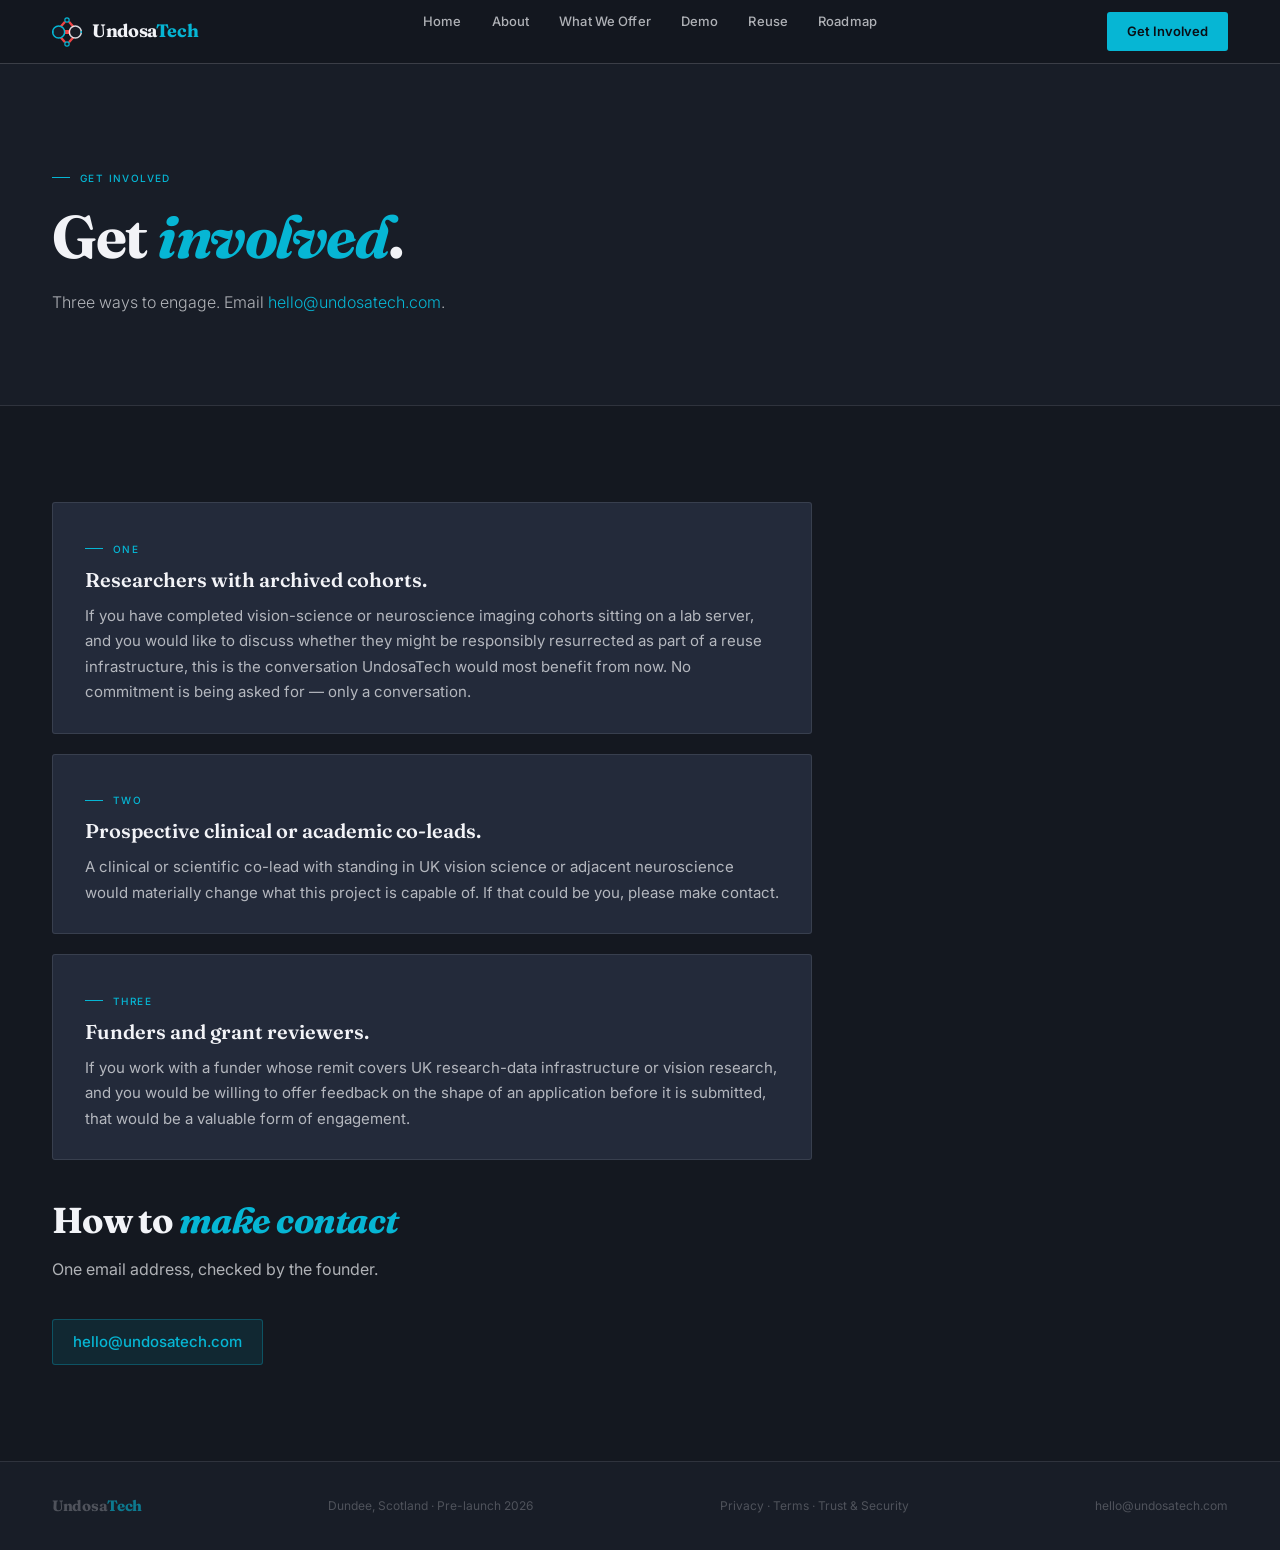
<file: get-involved.html>
<!doctype html><html lang="en"><head><meta charset="utf-8"><meta name="viewport" content="width=device-width,initial-scale=1"><title>Get Involved — UndosaTech</title><link rel="icon" type="image/svg+xml" href="/favicon.svg"><link rel="stylesheet" href="/css/style.css"></head><body>
<nav><a href="/" class="nav-logo"><svg width="30" height="30" viewBox="0 0 180 180" xmlns="http://www.w3.org/2000/svg"><rect x="72" y="78" width="36" height="24" fill="#EF4444"/><rect x="68" y="74" width="8" height="32" rx="1" fill="#EF4444"/><rect x="104" y="74" width="8" height="32" rx="1" fill="#EF4444"/><line x1="52" y1="58" x2="78" y2="28" stroke="#EF4444" stroke-width="14"/><line x1="128" y1="58" x2="102" y2="28" stroke="#EF4444" stroke-width="14"/><line x1="52" y1="122" x2="78" y2="152" stroke="#EF4444" stroke-width="14"/><line x1="128" y1="122" x2="102" y2="152" stroke="#EF4444" stroke-width="14"/><circle cx="40" cy="90" r="36" fill="#181d27" stroke="#06B6D4" stroke-width="9"/><circle cx="140" cy="90" r="36" fill="#181d27" stroke="#f2f3f7" stroke-width="9" opacity=".88"/><circle cx="90" cy="18" r="13" fill="#181d27" stroke="#06B6D4" stroke-width="7"/><circle cx="90" cy="162" r="13" fill="#181d27" stroke="#06B6D4" stroke-width="7"/><circle cx="4" cy="90" r="6" fill="#06B6D4"/><circle cx="176" cy="90" r="6" fill="#06B6D4"/></svg><span class="nav-logo-name">Undosa<span>Tech</span></span></a><button class="nav-toggle" aria-expanded="false" aria-controls="nav-links">Menu</button><ul class="nav-links" id="nav-links"><li><a href="/">Home</a></li><li><a href="/about.html">About</a></li><li><a href="/what-we-offer.html">What We Offer</a></li><li><a href="/demo.html">Demo</a></li><li><a href="/reuse.html">Reuse</a></li><li><a href="/roadmap.html">Roadmap</a></li></ul><a href="/get-involved.html" class="nav-cta active">Get Involved</a></nav>
<div class="page">
  <div class="page-hero"><div class="label">Get Involved</div><h1>Get <em>involved</em>.</h1><p class="page-hero-sub">Three ways to engage. Email <a href="mailto:hello@undosatech.com">hello@undosatech.com</a>.</p></div>

  <section class="section"><div class="section-wide" style="max-width:760px">
    <div class="contact-block">
      <div class="label">One</div>
      <h3>Researchers with archived cohorts.</h3>
      <p>If you have completed vision-science or neuroscience imaging cohorts sitting on a lab server, and you would like to discuss whether they might be responsibly resurrected as part of a reuse infrastructure, this is the conversation UndosaTech would most benefit from now. No commitment is being asked for — only a conversation.</p>
    </div>
    <div class="contact-block">
      <div class="label">Two</div>
      <h3>Prospective clinical or academic co-leads.</h3>
      <p>A clinical or scientific co-lead with standing in UK vision science or adjacent neuroscience would materially change what this project is capable of. If that could be you, please make contact.</p>
    </div>
    <div class="contact-block">
      <div class="label">Three</div>
      <h3>Funders and grant reviewers.</h3>
      <p>If you work with a funder whose remit covers UK research-data infrastructure or vision research, and you would be willing to offer feedback on the shape of an application before it is submitted, that would be a valuable form of engagement.</p>
    </div>

    <div style="margin-top:40px">
      <h2>How to <em>make contact</em></h2>
      <p style="color:var(--white-70)">One email address, checked by the founder.</p>
      <a href="mailto:hello@undosatech.com" class="email-link">hello@undosatech.com</a>
    </div>
  </div></section>
</div>
<footer><a href="/" class="footer-logo"><span class="footer-logo-name">Undosa<span>Tech</span></span></a><span class="footer-copy">Dundee, Scotland · Pre-launch 2026</span><span class="footer-legal"><a href="/privacy.html">Privacy</a> · <a href="/terms.html">Terms</a> · <a href="/trust.html">Trust &amp; Security</a></span><a href="mailto:hello@undosatech.com" class="footer-email">hello@undosatech.com</a></footer>
<script>const btn=document.querySelector('.nav-toggle'),links=document.getElementById('nav-links');btn?.addEventListener('click',()=>{const o=links.classList.toggle('open');btn.setAttribute('aria-expanded',o?'true':'false')})</script>
</body></html>
</file>
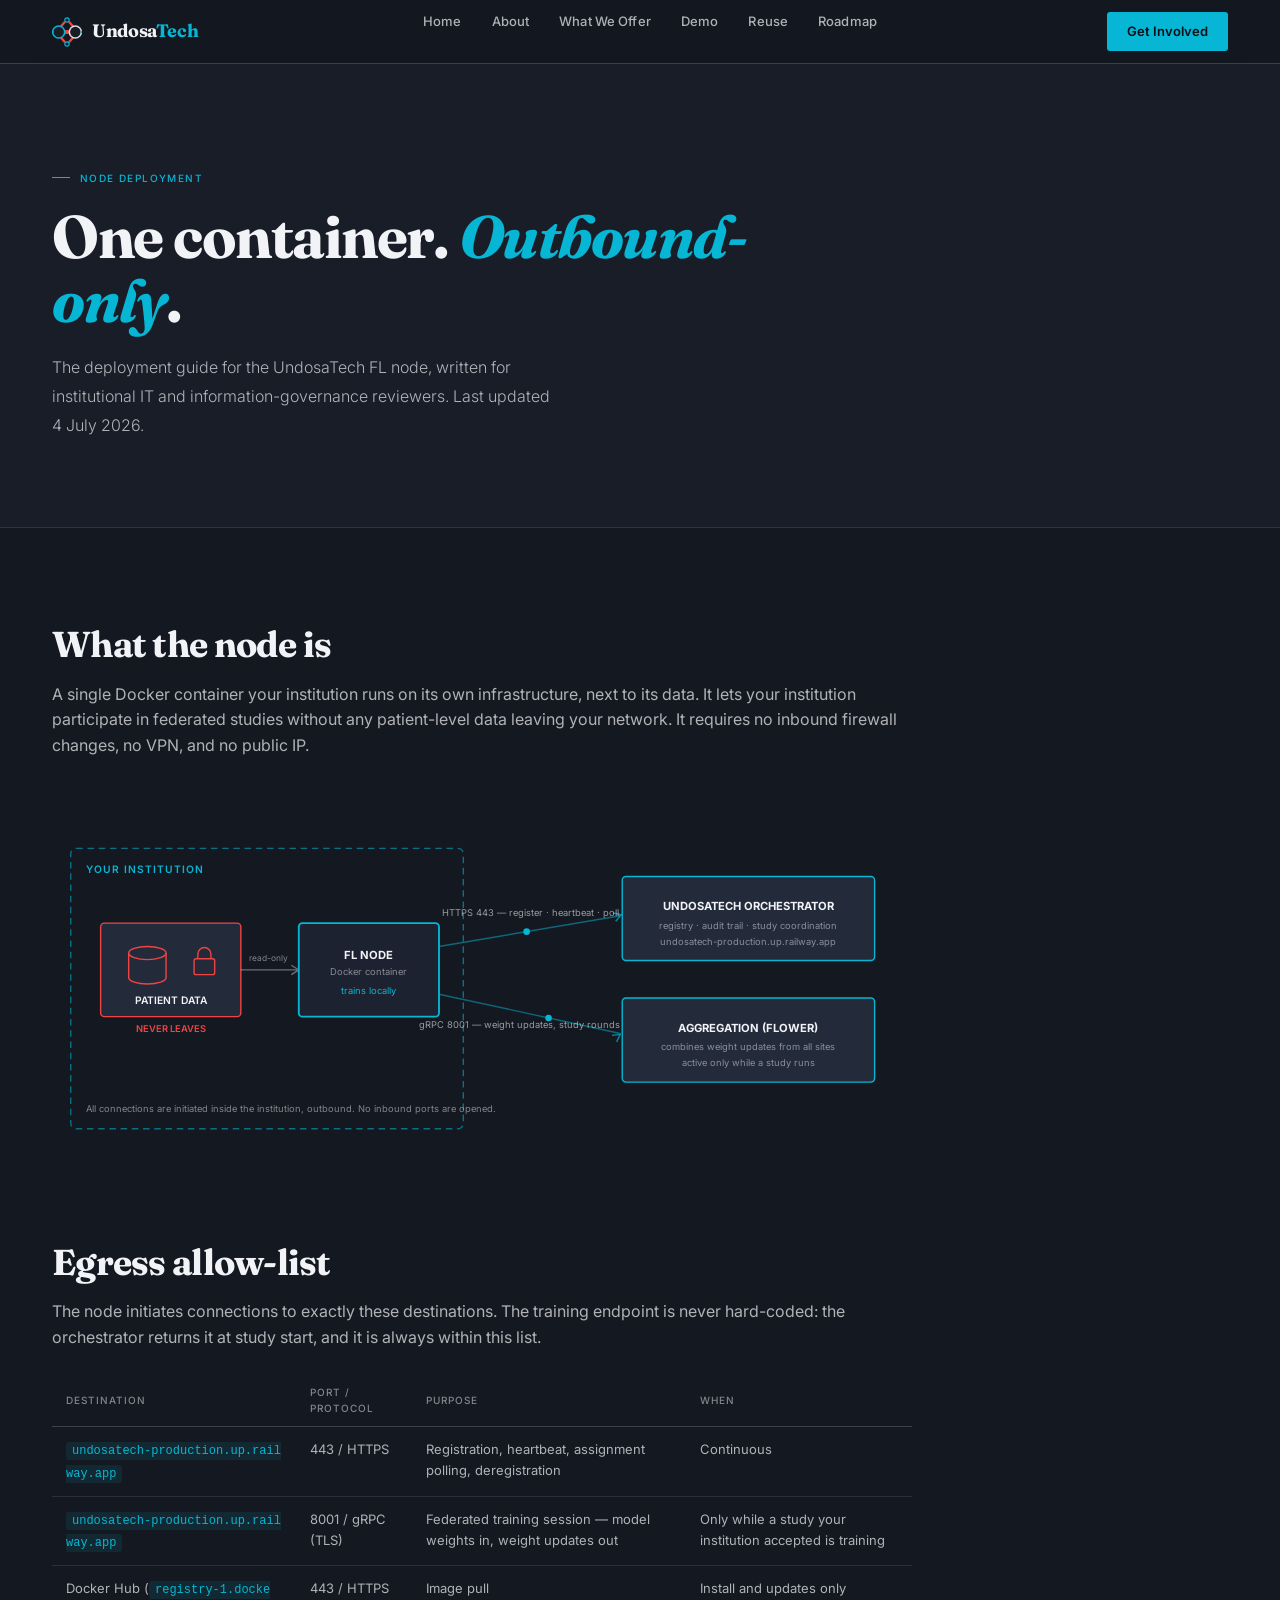
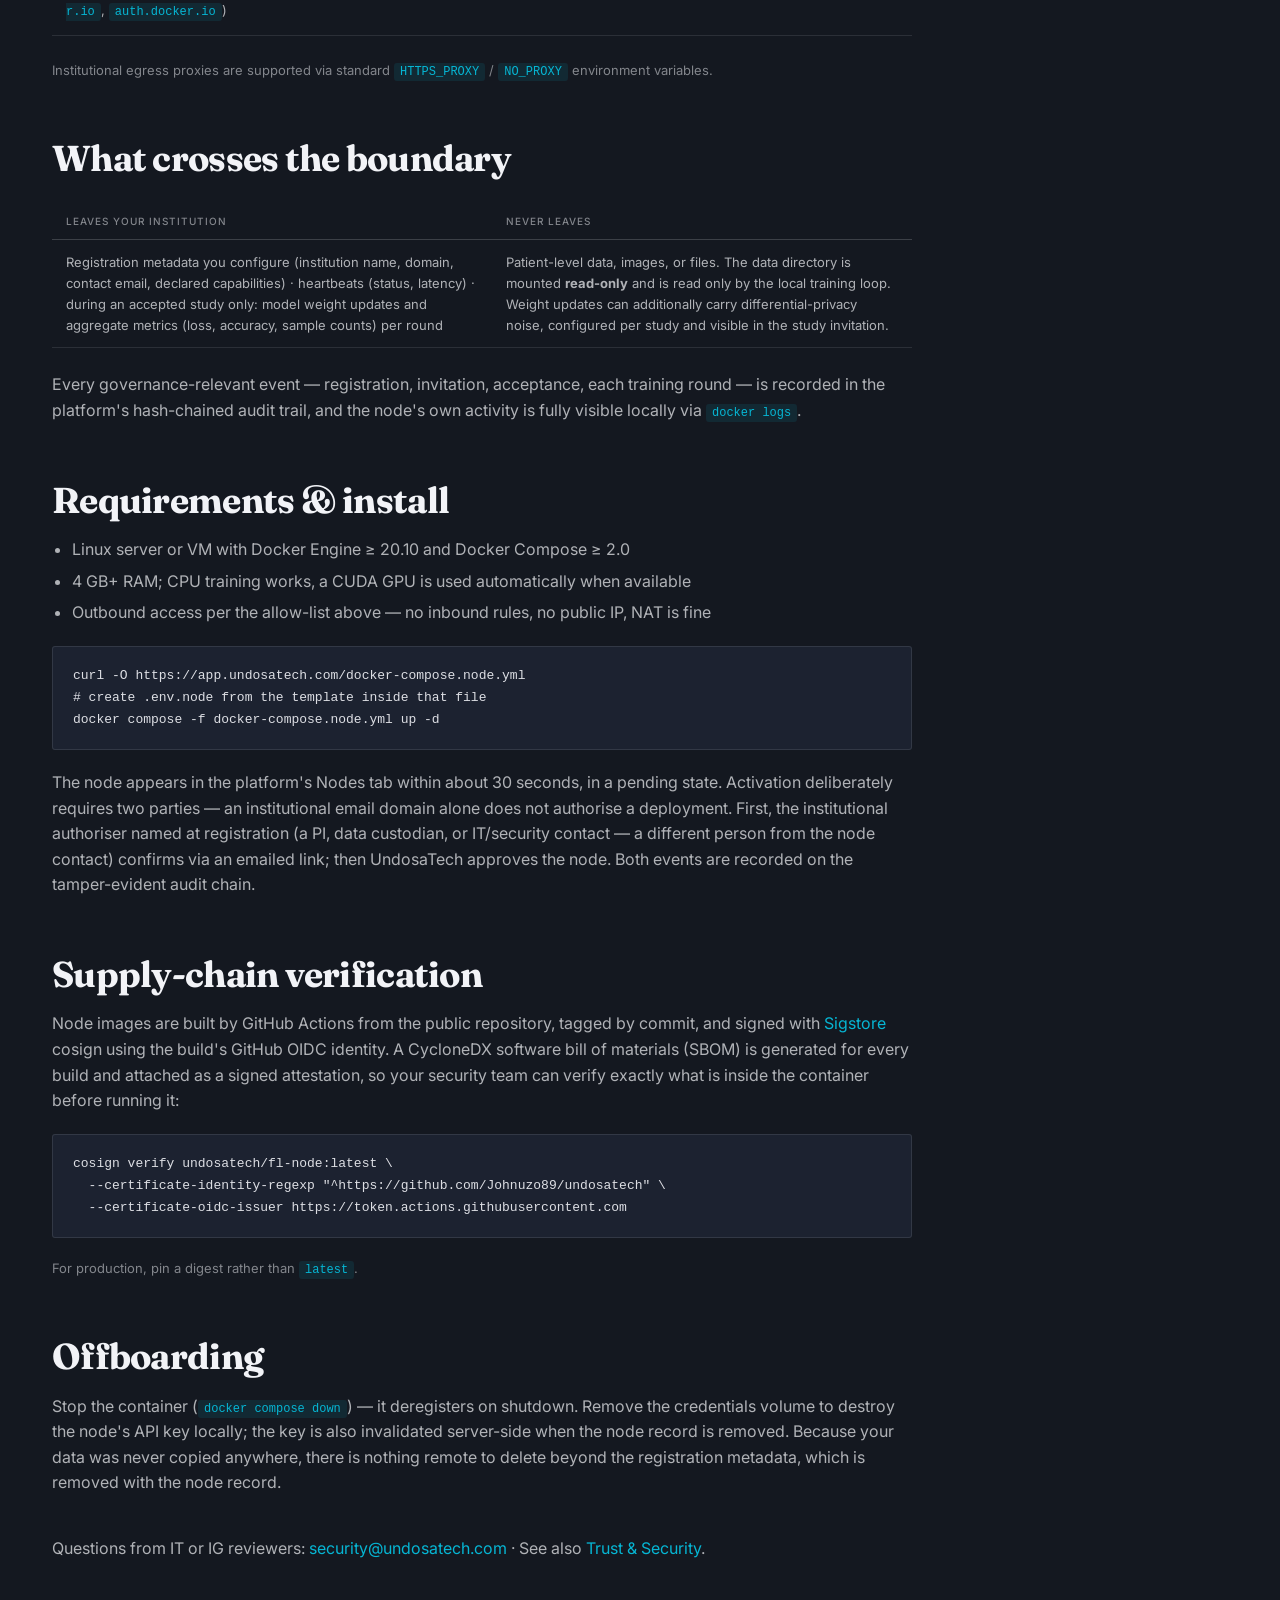
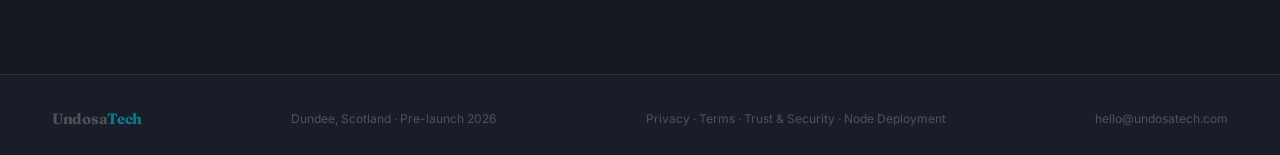
<file: node-deployment.html>
<!doctype html><html lang="en"><head><meta charset="utf-8"><meta name="viewport" content="width=device-width,initial-scale=1"><title>Node Deployment — UndosaTech</title><meta name="description" content="Deployment guide for the UndosaTech FL node: outbound-only network posture, egress allow-list, data flows, and supply-chain verification. Written for institutional IT reviewers."><link rel="icon" type="image/svg+xml" href="/favicon.svg"><link rel="stylesheet" href="/css/style.css"></head><body>
<nav><a href="/" class="nav-logo"><svg width="30" height="30" viewBox="0 0 180 180" xmlns="http://www.w3.org/2000/svg"><rect x="72" y="78" width="36" height="24" fill="#EF4444"/><rect x="68" y="74" width="8" height="32" rx="1" fill="#EF4444"/><rect x="104" y="74" width="8" height="32" rx="1" fill="#EF4444"/><line x1="52" y1="58" x2="78" y2="28" stroke="#EF4444" stroke-width="14"/><line x1="128" y1="58" x2="102" y2="28" stroke="#EF4444" stroke-width="14"/><line x1="52" y1="122" x2="78" y2="152" stroke="#EF4444" stroke-width="14"/><line x1="128" y1="122" x2="102" y2="152" stroke="#EF4444" stroke-width="14"/><circle cx="40" cy="90" r="36" fill="#181d27" stroke="#06B6D4" stroke-width="9"/><circle cx="140" cy="90" r="36" fill="#181d27" stroke="#f2f3f7" stroke-width="9" opacity=".88"/><circle cx="90" cy="18" r="13" fill="#181d27" stroke="#06B6D4" stroke-width="7"/><circle cx="90" cy="162" r="13" fill="#181d27" stroke="#06B6D4" stroke-width="7"/><circle cx="4" cy="90" r="6" fill="#06B6D4"/><circle cx="176" cy="90" r="6" fill="#06B6D4"/></svg><span class="nav-logo-name">Undosa<span>Tech</span></span></a><button class="nav-toggle" aria-expanded="false" aria-controls="nav-links">Menu</button><ul class="nav-links" id="nav-links"><li><a href="/">Home</a></li><li><a href="/about.html">About</a></li><li><a href="/what-we-offer.html">What We Offer</a></li><li><a href="/demo.html">Demo</a></li><li><a href="/reuse.html">Reuse</a></li><li><a href="/roadmap.html">Roadmap</a></li></ul><a href="/get-involved.html" class="nav-cta">Get Involved</a></nav>
<div class="page">
  <div class="page-hero"><div class="label">Node Deployment</div><h1>One container. <em>Outbound-only</em>.</h1><p class="page-hero-sub">The deployment guide for the UndosaTech FL node, written for institutional IT and information-governance reviewers. Last updated 4 July 2026.</p></div>

  <section class="section"><div class="section-wide" style="max-width:860px">

    <h2>What the node is</h2>
    <p style="color:var(--white-70)">A single Docker container your institution runs on its own infrastructure, next to its data. It lets your institution participate in federated studies without any patient-level data leaving your network. It requires no inbound firewall changes, no VPN, and no public IP.</p>

    <div class="diagram-wrapper">
      <svg viewBox="0 0 920 380" fill="none" xmlns="http://www.w3.org/2000/svg" role="img" aria-label="Data flow: patient data stays inside the institution; only model updates and heartbeats cross the boundary outbound">
        <!-- institution boundary -->
        <rect x="20" y="40" width="420" height="300" rx="6" fill="none" stroke="#06B6D4" stroke-width="1.5" stroke-dasharray="7 5" opacity=".55"/>
        <text x="36" y="66" fill="#06B6D4" font-size="11" font-weight="600" letter-spacing=".1em">YOUR INSTITUTION</text>
        <!-- data store -->
        <g>
          <rect x="52" y="120" width="150" height="100" rx="4" fill="#232a3a" stroke="#EF4444" stroke-width="1.5"/>
          <ellipse cx="102" cy="152" rx="20" ry="7" stroke="#EF4444" stroke-width="1.5" fill="none"/>
          <path d="M82 152v26c0 4 9 7 20 7s20-3 20-7v-26" stroke="#EF4444" stroke-width="1.5" fill="none"/>
          <rect x="152" y="158" width="22" height="17" rx="2" stroke="#EF4444" stroke-width="1.5" fill="none"/>
          <path d="M156 158v-5a7 7 0 0 1 14 0v5" stroke="#EF4444" stroke-width="1.5" fill="none"/>
          <text x="127" y="206" text-anchor="middle" fill="#f2f3f7" font-size="11" font-weight="600">PATIENT DATA</text>
          <text x="127" y="236" text-anchor="middle" fill="#EF4444" font-size="10" font-weight="600">NEVER LEAVES</text>
        </g>
        <!-- read-only arrow -->
        <line x1="202" y1="170" x2="262" y2="170" stroke="#f2f3f7" stroke-width="1.5" opacity=".4"/>
        <path d="M256 165l8 5-8 5" stroke="#f2f3f7" stroke-width="1.5" opacity=".4" fill="none"/>
        <text x="232" y="160" text-anchor="middle" fill="rgba(242,243,247,.5)" font-size="9">read-only</text>
        <!-- node container -->
        <g>
          <rect x="264" y="120" width="150" height="100" rx="4" fill="#1c2230" stroke="#06B6D4" stroke-width="2"/>
          <text x="339" y="158" text-anchor="middle" fill="#f2f3f7" font-size="12" font-weight="700">FL NODE</text>
          <text x="339" y="175" text-anchor="middle" fill="rgba(242,243,247,.5)" font-size="10">Docker container</text>
          <text x="339" y="196" text-anchor="middle" fill="#06B6D4" font-size="10">trains locally</text>
        </g>
        <!-- outbound arrows -->
        <line x1="414" y1="145" x2="608" y2="112" stroke="#06B6D4" stroke-width="1.5" opacity=".5"/>
        <path d="M600 109l9 2-6 7" stroke="#06B6D4" stroke-width="1.5" opacity=".7" fill="none"/>
        <text x="512" y="112" text-anchor="middle" fill="rgba(242,243,247,.6)" font-size="10">HTTPS 443 — register · heartbeat · poll</text>
        <line x1="414" y1="196" x2="608" y2="238" stroke="#06B6D4" stroke-width="1.5" opacity=".5"/>
        <path d="M599 240l9-1-4 8" stroke="#06B6D4" stroke-width="1.5" opacity=".7" fill="none"/>
        <text x="512" y="232" text-anchor="middle" fill="rgba(242,243,247,.6)" font-size="10">gRPC 8001 — weight updates, study rounds only</text>
        <circle r="3.5" fill="#06B6D4"><animateMotion dur="3s" repeatCount="indefinite" path="M414,145 L608,112"/></circle>
        <circle r="3.5" fill="#06B6D4"><animateMotion dur="2.4s" repeatCount="indefinite" path="M414,196 L608,238"/></circle>
        <!-- orchestrator -->
        <g>
          <rect x="610" y="70" width="270" height="90" rx="4" fill="#232a3a" stroke="#06B6D4" stroke-width="1.5"/>
          <text x="745" y="106" text-anchor="middle" fill="#f2f3f7" font-size="12" font-weight="700">UNDOSATECH ORCHESTRATOR</text>
          <text x="745" y="126" text-anchor="middle" fill="rgba(242,243,247,.5)" font-size="10">registry · audit trail · study coordination</text>
          <text x="745" y="143" text-anchor="middle" fill="rgba(242,243,247,.5)" font-size="10">undosatech-production.up.railway.app</text>
        </g>
        <g>
          <rect x="610" y="200" width="270" height="90" rx="4" fill="#232a3a" stroke="#06B6D4" stroke-width="1.5"/>
          <text x="745" y="236" text-anchor="middle" fill="#f2f3f7" font-size="12" font-weight="700">AGGREGATION (FLOWER)</text>
          <text x="745" y="256" text-anchor="middle" fill="rgba(242,243,247,.5)" font-size="10">combines weight updates from all sites</text>
          <text x="745" y="273" text-anchor="middle" fill="rgba(242,243,247,.5)" font-size="10">active only while a study runs</text>
        </g>
        <!-- legend -->
        <g font-size="10">
          <text x="36" y="322" fill="rgba(242,243,247,.5)">All connections are initiated inside the institution, outbound. No inbound ports are opened.</text>
        </g>
      </svg>
    </div>

    <h2 style="margin-top:56px">Egress allow-list</h2>
    <p style="color:var(--white-70)">The node initiates connections to exactly these destinations. The training endpoint is never hard-coded: the orchestrator returns it at study start, and it is always within this list.</p>
    <table class="tbl">
      <tr><th>Destination</th><th>Port / protocol</th><th>Purpose</th><th>When</th></tr>
      <tr><td><code>undosatech-production.up.railway.app</code></td><td>443 / HTTPS</td><td>Registration, heartbeat, assignment polling, deregistration</td><td>Continuous</td></tr>
      <tr><td><code>undosatech-production.up.railway.app</code></td><td>8001 / gRPC (TLS)</td><td>Federated training session — model weights in, weight updates out</td><td>Only while a study your institution accepted is training</td></tr>
      <tr><td>Docker Hub (<code>registry-1.docker.io</code>, <code>auth.docker.io</code>)</td><td>443 / HTTPS</td><td>Image pull</td><td>Install and updates only</td></tr>
    </table>
    <p style="color:var(--white-50);font-size:13px">Institutional egress proxies are supported via standard <span class="codeline">HTTPS_PROXY</span> / <span class="codeline">NO_PROXY</span> environment variables.</p>

    <h2 style="margin-top:56px">What crosses the boundary</h2>
    <table class="tbl">
      <tr><th>Leaves your institution</th><th>Never leaves</th></tr>
      <tr>
        <td>Registration metadata you configure (institution name, domain, contact email, declared capabilities) · heartbeats (status, latency) · during an accepted study only: model weight updates and aggregate metrics (loss, accuracy, sample counts) per round</td>
        <td>Patient-level data, images, or files. The data directory is mounted <strong>read-only</strong> and is read only by the local training loop. Weight updates can additionally carry differential-privacy noise, configured per study and visible in the study invitation.</td>
      </tr>
    </table>
    <p style="color:var(--white-70)">Every governance-relevant event — registration, invitation, acceptance, each training round — is recorded in the platform's hash-chained audit trail, and the node's own activity is fully visible locally via <span class="codeline">docker logs</span>.</p>

    <h2 style="margin-top:56px">Requirements &amp; install</h2>
    <ul style="color:var(--white-70)">
      <li>Linux server or VM with Docker Engine ≥ 20.10 and Docker Compose ≥ 2.0</li>
      <li>4 GB+ RAM; CPU training works, a CUDA GPU is used automatically when available</li>
      <li>Outbound access per the allow-list above — no inbound rules, no public IP, NAT is fine</li>
    </ul>
    <pre class="code">curl -O https://app.undosatech.com/docker-compose.node.yml
# create .env.node from the template inside that file
docker compose -f docker-compose.node.yml up -d</pre>
    <p style="color:var(--white-70)">The node appears in the platform's Nodes tab within about 30 seconds, in a pending state. Activation deliberately requires two parties — an institutional email domain alone does not authorise a deployment. First, the institutional authoriser named at registration (a PI, data custodian, or IT/security contact — a different person from the node contact) confirms via an emailed link; then UndosaTech approves the node. Both events are recorded on the tamper-evident audit chain.</p>

    <h2 style="margin-top:56px">Supply-chain verification</h2>
    <p style="color:var(--white-70)">Node images are built by GitHub Actions from the public repository, tagged by commit, and signed with <a href="https://www.sigstore.dev" rel="noopener">Sigstore</a> cosign using the build's GitHub OIDC identity. A CycloneDX software bill of materials (SBOM) is generated for every build and attached as a signed attestation, so your security team can verify exactly what is inside the container before running it:</p>
    <pre class="code">cosign verify undosatech/fl-node:latest \
  --certificate-identity-regexp "^https://github.com/Johnuzo89/undosatech" \
  --certificate-oidc-issuer https://token.actions.githubusercontent.com</pre>
    <p style="color:var(--white-50);font-size:13px">For production, pin a digest rather than <span class="codeline">latest</span>.</p>

    <h2 style="margin-top:56px">Offboarding</h2>
    <p style="color:var(--white-70)">Stop the container (<span class="codeline">docker compose down</span>) — it deregisters on shutdown. Remove the credentials volume to destroy the node's API key locally; the key is also invalidated server-side when the node record is removed. Because your data was never copied anywhere, there is nothing remote to delete beyond the registration metadata, which is removed with the node record.</p>

    <p style="color:var(--white-70);margin-top:40px">Questions from IT or IG reviewers: <a href="mailto:security@undosatech.com">security@undosatech.com</a> · See also <a href="/trust.html">Trust &amp; Security</a>.</p>

  </div></section>
</div>
<footer><a href="/" class="footer-logo"><span class="footer-logo-name">Undosa<span>Tech</span></span></a><span class="footer-copy">Dundee, Scotland · Pre-launch 2026</span><span class="footer-legal"><a href="/privacy.html">Privacy</a> · <a href="/terms.html">Terms</a> · <a href="/trust.html">Trust &amp; Security</a> · <a href="/node-deployment.html">Node Deployment</a></span><a href="mailto:hello@undosatech.com" class="footer-email">hello@undosatech.com</a></footer>
<script>const btn=document.querySelector('.nav-toggle'),links=document.getElementById('nav-links');btn?.addEventListener('click',()=>{const o=links.classList.toggle('open');btn.setAttribute('aria-expanded',o?'true':'false')})</script>
</body></html>
</file>
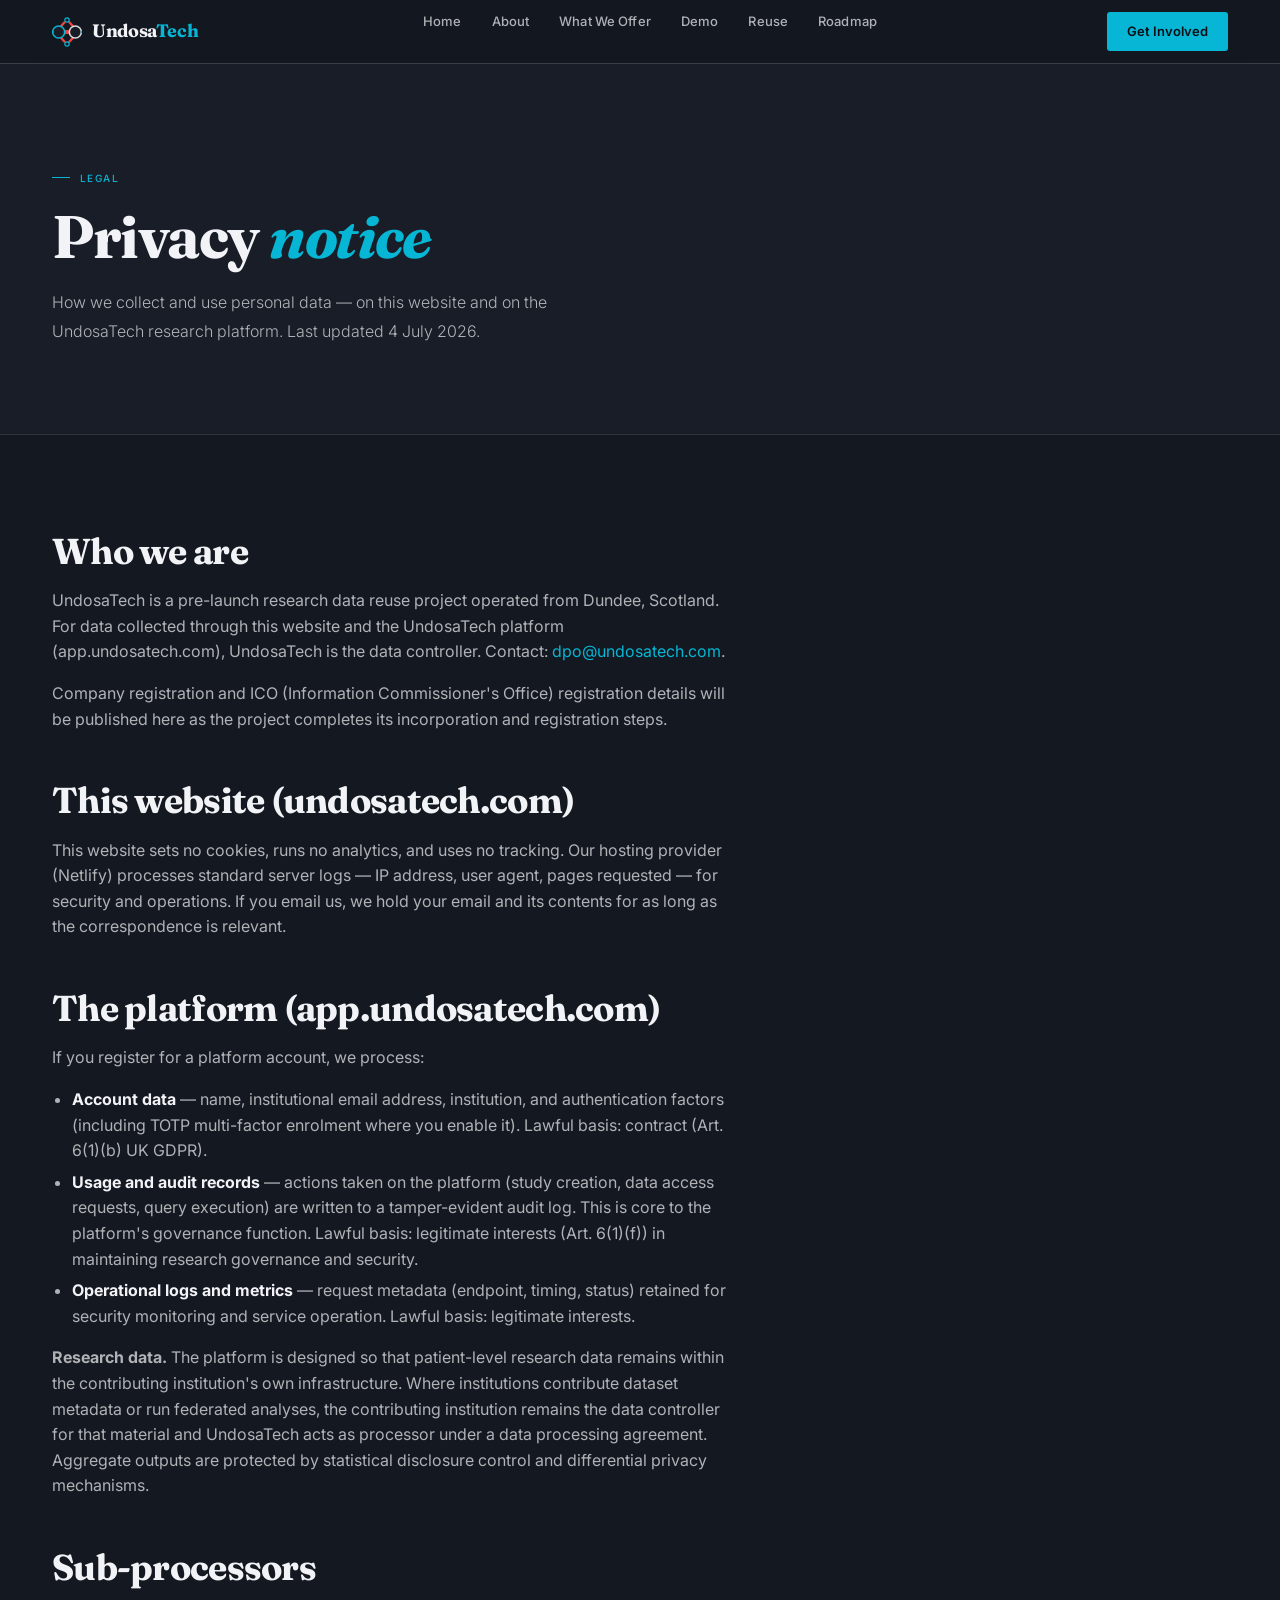
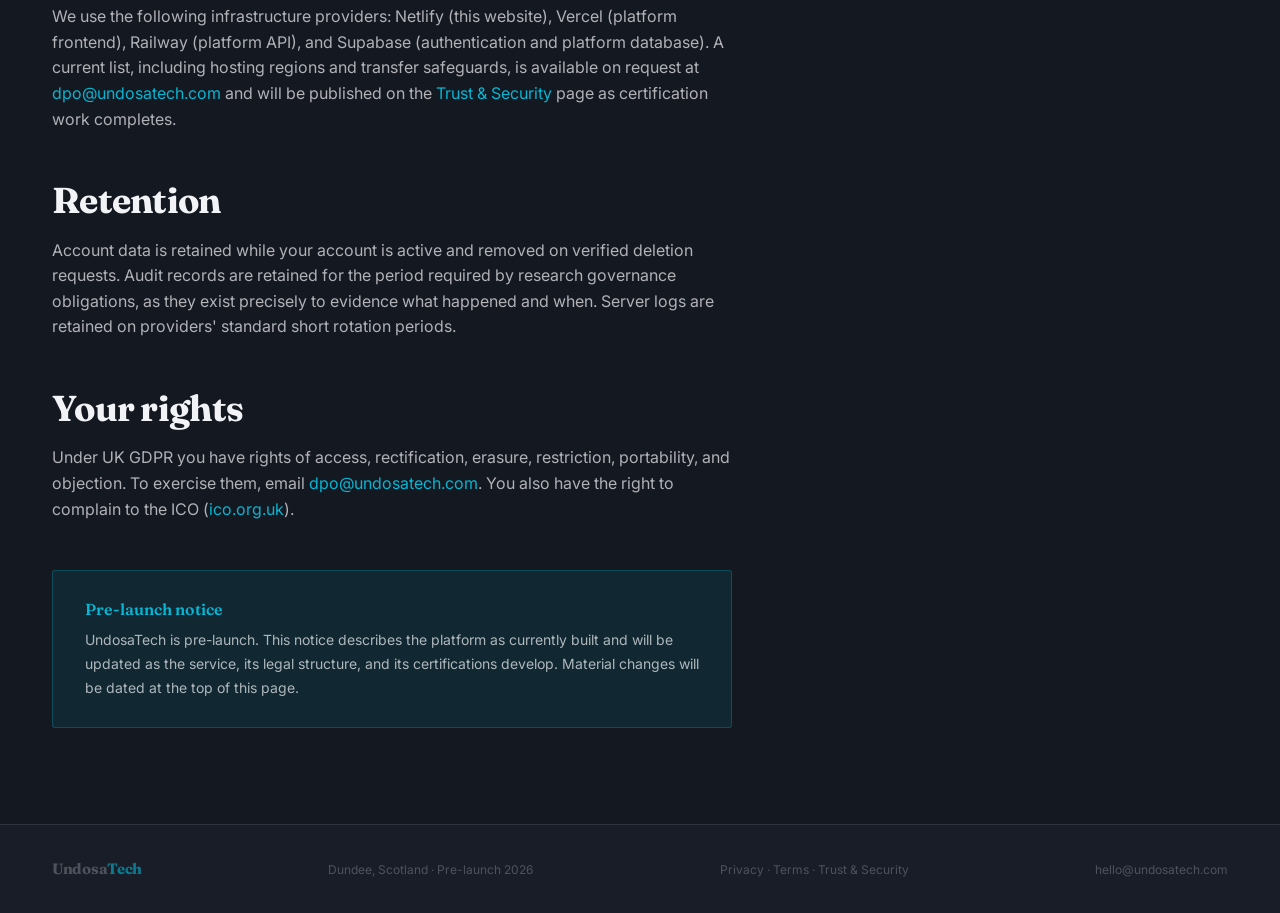
<file: privacy.html>
<!doctype html><html lang="en"><head><meta charset="utf-8"><meta name="viewport" content="width=device-width,initial-scale=1"><title>Privacy Notice — UndosaTech</title><meta name="description" content="How UndosaTech collects and uses personal data across undosatech.com and the UndosaTech research platform."><link rel="icon" type="image/svg+xml" href="/favicon.svg"><link rel="stylesheet" href="/css/style.css"></head><body>
<nav><a href="/" class="nav-logo"><svg width="30" height="30" viewBox="0 0 180 180" xmlns="http://www.w3.org/2000/svg"><rect x="72" y="78" width="36" height="24" fill="#EF4444"/><rect x="68" y="74" width="8" height="32" rx="1" fill="#EF4444"/><rect x="104" y="74" width="8" height="32" rx="1" fill="#EF4444"/><line x1="52" y1="58" x2="78" y2="28" stroke="#EF4444" stroke-width="14"/><line x1="128" y1="58" x2="102" y2="28" stroke="#EF4444" stroke-width="14"/><line x1="52" y1="122" x2="78" y2="152" stroke="#EF4444" stroke-width="14"/><line x1="128" y1="122" x2="102" y2="152" stroke="#EF4444" stroke-width="14"/><circle cx="40" cy="90" r="36" fill="#181d27" stroke="#06B6D4" stroke-width="9"/><circle cx="140" cy="90" r="36" fill="#181d27" stroke="#f2f3f7" stroke-width="9" opacity=".88"/><circle cx="90" cy="18" r="13" fill="#181d27" stroke="#06B6D4" stroke-width="7"/><circle cx="90" cy="162" r="13" fill="#181d27" stroke="#06B6D4" stroke-width="7"/><circle cx="4" cy="90" r="6" fill="#06B6D4"/><circle cx="176" cy="90" r="6" fill="#06B6D4"/></svg><span class="nav-logo-name">Undosa<span>Tech</span></span></a><button class="nav-toggle" aria-expanded="false" aria-controls="nav-links">Menu</button><ul class="nav-links" id="nav-links"><li><a href="/">Home</a></li><li><a href="/about.html">About</a></li><li><a href="/what-we-offer.html">What We Offer</a></li><li><a href="/demo.html">Demo</a></li><li><a href="/reuse.html">Reuse</a></li><li><a href="/roadmap.html">Roadmap</a></li></ul><a href="/get-involved.html" class="nav-cta">Get Involved</a></nav>
<div class="page">
  <div class="page-hero"><div class="label">Legal</div><h1>Privacy <em>notice</em></h1><p class="page-hero-sub">How we collect and use personal data — on this website and on the UndosaTech research platform. Last updated 4 July 2026.</p></div>
  <section class="section"><div class="section-narrow">

    <h2>Who we are</h2>
    <p style="color:var(--white-70)">UndosaTech is a pre-launch research data reuse project operated from Dundee, Scotland. For data collected through this website and the UndosaTech platform (app.undosatech.com), UndosaTech is the data controller. Contact: <a href="mailto:dpo@undosatech.com">dpo@undosatech.com</a>.</p>
    <!-- TODO once registered: company number, registered office, and ICO registration number go here. -->
    <p style="color:var(--white-70)">Company registration and ICO (Information Commissioner's Office) registration details will be published here as the project completes its incorporation and registration steps.</p>

    <h2 style="margin-top:48px">This website (undosatech.com)</h2>
    <p style="color:var(--white-70)">This website sets no cookies, runs no analytics, and uses no tracking. Our hosting provider (Netlify) processes standard server logs — IP address, user agent, pages requested — for security and operations. If you email us, we hold your email and its contents for as long as the correspondence is relevant.</p>

    <h2 style="margin-top:48px">The platform (app.undosatech.com)</h2>
    <p style="color:var(--white-70)">If you register for a platform account, we process:</p>
    <ul style="color:var(--white-70)">
      <li><strong>Account data</strong> — name, institutional email address, institution, and authentication factors (including TOTP multi-factor enrolment where you enable it). Lawful basis: contract (Art. 6(1)(b) UK GDPR).</li>
      <li><strong>Usage and audit records</strong> — actions taken on the platform (study creation, data access requests, query execution) are written to a tamper-evident audit log. This is core to the platform's governance function. Lawful basis: legitimate interests (Art. 6(1)(f)) in maintaining research governance and security.</li>
      <li><strong>Operational logs and metrics</strong> — request metadata (endpoint, timing, status) retained for security monitoring and service operation. Lawful basis: legitimate interests.</li>
    </ul>
    <p style="color:var(--white-70)"><strong>Research data.</strong> The platform is designed so that patient-level research data remains within the contributing institution's own infrastructure. Where institutions contribute dataset metadata or run federated analyses, the contributing institution remains the data controller for that material and UndosaTech acts as processor under a data processing agreement. Aggregate outputs are protected by statistical disclosure control and differential privacy mechanisms.</p>

    <h2 style="margin-top:48px">Sub-processors</h2>
    <p style="color:var(--white-70)">We use the following infrastructure providers: Netlify (this website), Vercel (platform frontend), Railway (platform API), and Supabase (authentication and platform database). A current list, including hosting regions and transfer safeguards, is available on request at <a href="mailto:dpo@undosatech.com">dpo@undosatech.com</a> and will be published on the <a href="/trust.html">Trust &amp; Security</a> page as certification work completes.</p>

    <h2 style="margin-top:48px">Retention</h2>
    <p style="color:var(--white-70)">Account data is retained while your account is active and removed on verified deletion requests. Audit records are retained for the period required by research governance obligations, as they exist precisely to evidence what happened and when. Server logs are retained on providers' standard short rotation periods.</p>

    <h2 style="margin-top:48px">Your rights</h2>
    <p style="color:var(--white-70)">Under UK GDPR you have rights of access, rectification, erasure, restriction, portability, and objection. To exercise them, email <a href="mailto:dpo@undosatech.com">dpo@undosatech.com</a>. You also have the right to complain to the ICO (<a href="https://ico.org.uk" rel="noopener">ico.org.uk</a>).</p>

    <div class="status" style="margin-top:48px">
      <h3>Pre-launch notice</h3>
      <p>UndosaTech is pre-launch. This notice describes the platform as currently built and will be updated as the service, its legal structure, and its certifications develop. Material changes will be dated at the top of this page.</p>
    </div>

  </div></section>
</div>
<footer><a href="/" class="footer-logo"><span class="footer-logo-name">Undosa<span>Tech</span></span></a><span class="footer-copy">Dundee, Scotland · Pre-launch 2026</span><span class="footer-legal"><a href="/privacy.html">Privacy</a> · <a href="/terms.html">Terms</a> · <a href="/trust.html">Trust &amp; Security</a></span><a href="mailto:hello@undosatech.com" class="footer-email">hello@undosatech.com</a></footer>
<script>const btn=document.querySelector('.nav-toggle'),links=document.getElementById('nav-links');btn?.addEventListener('click',()=>{const o=links.classList.toggle('open');btn.setAttribute('aria-expanded',o?'true':'false')})</script>
</body></html>
</file>
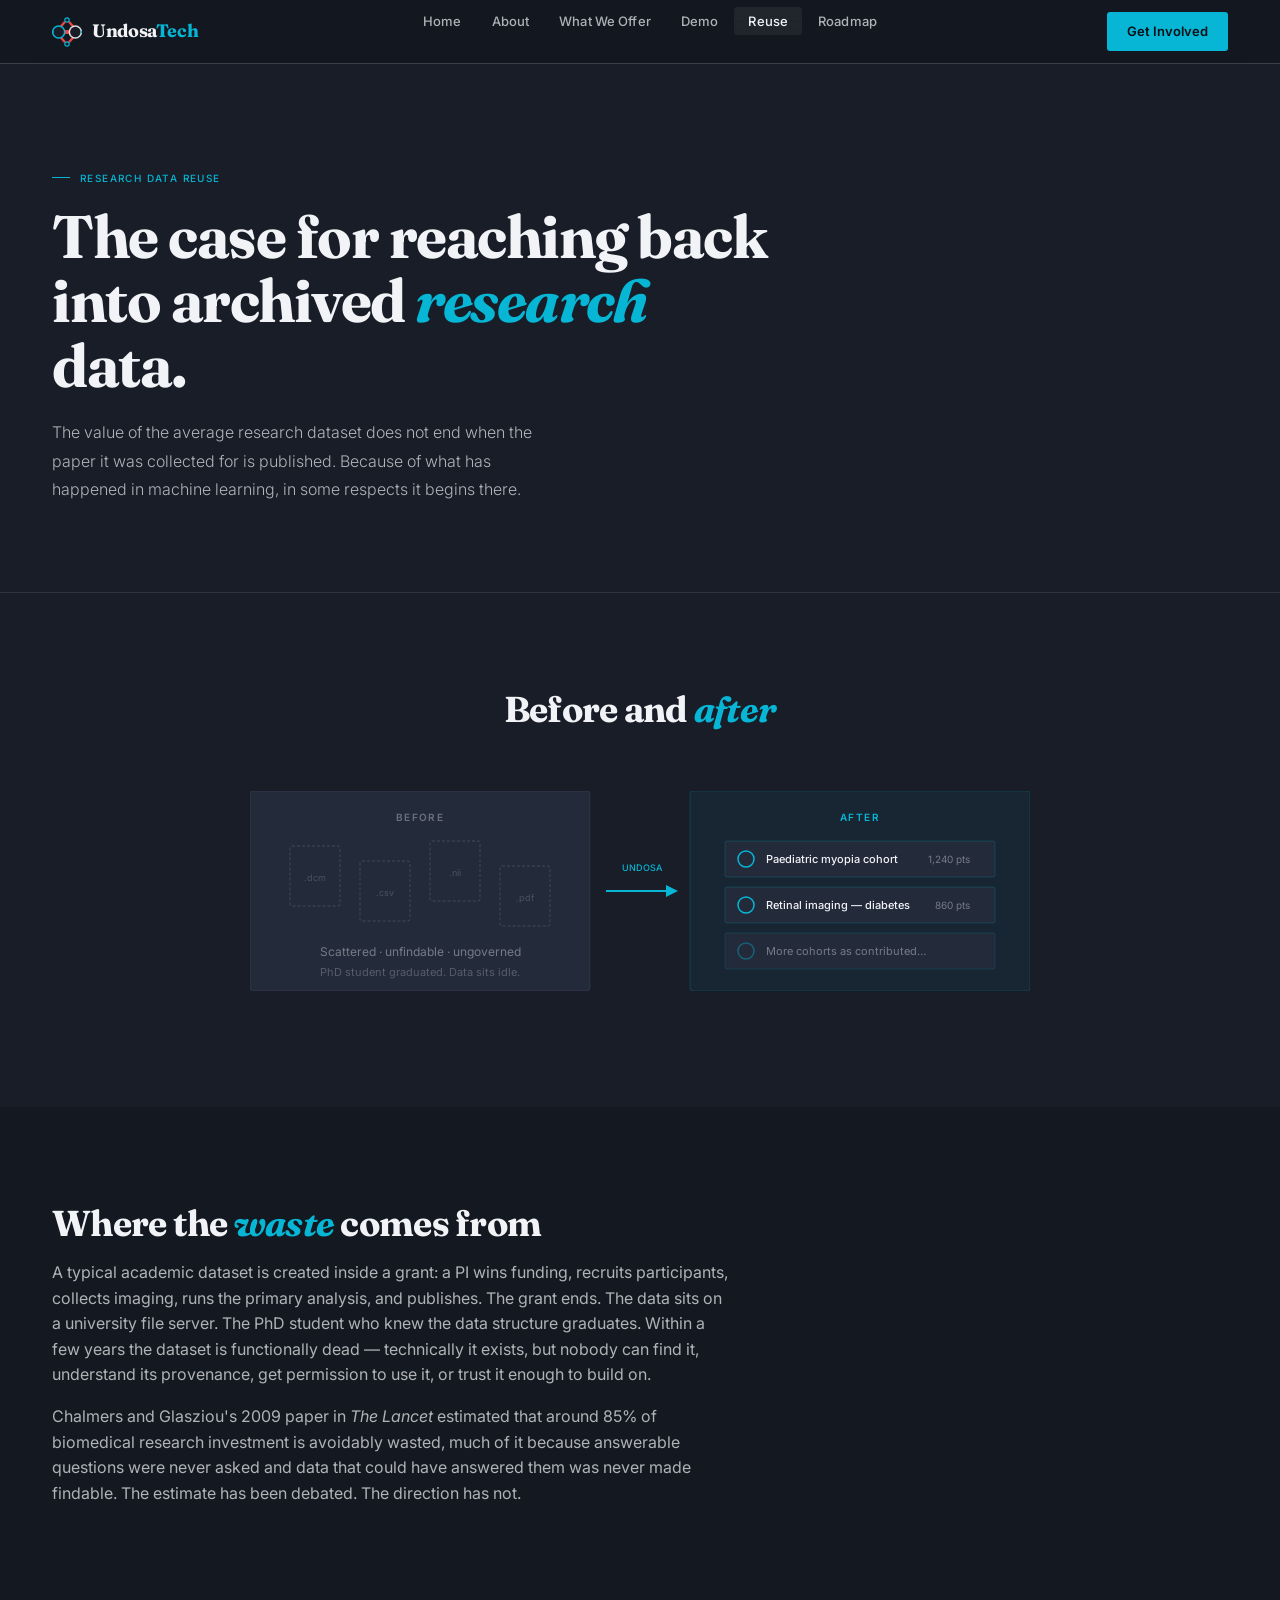
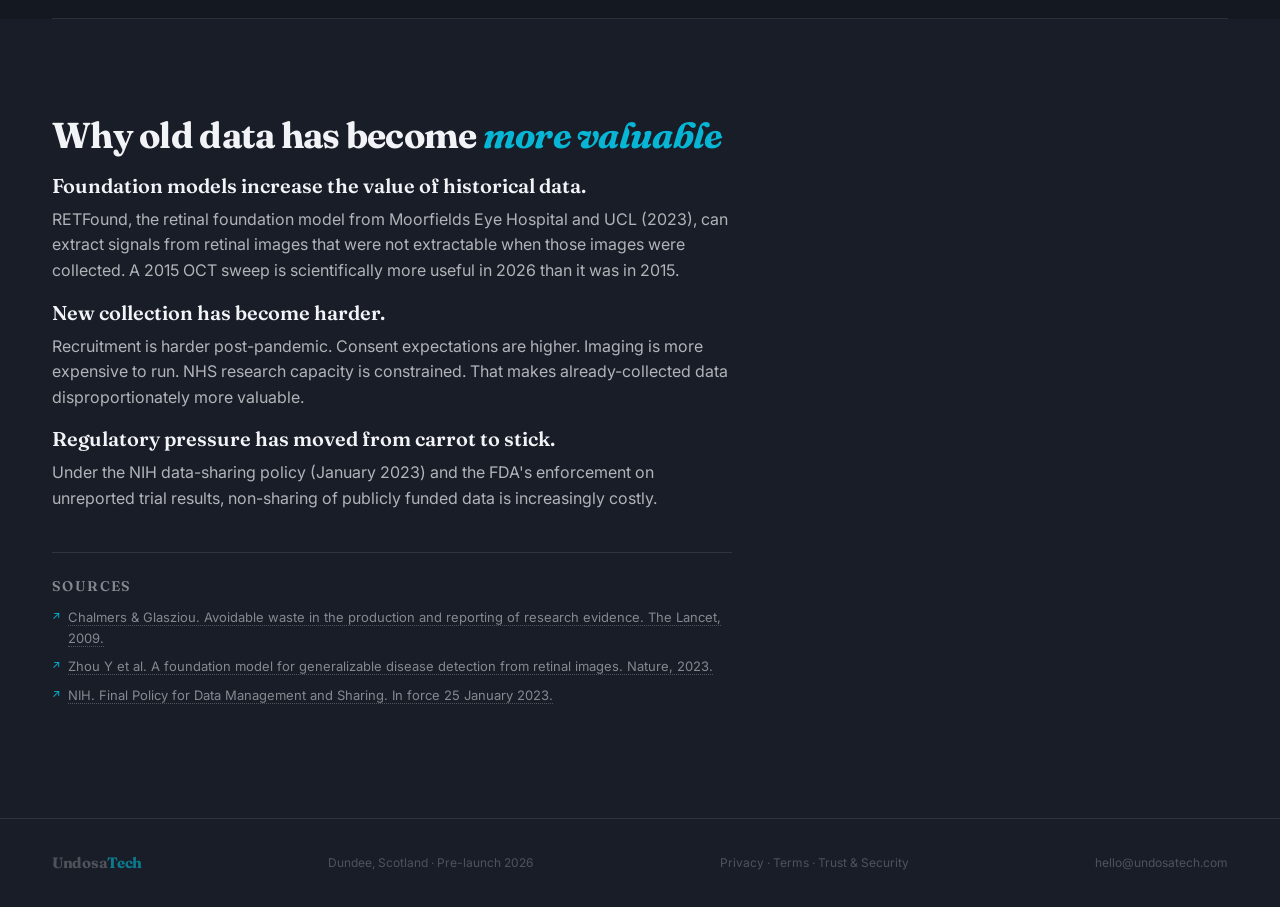
<file: reuse.html>
<!doctype html><html lang="en"><head><meta charset="utf-8"><meta name="viewport" content="width=device-width,initial-scale=1"><title>Research Data Reuse — UndosaTech</title><link rel="icon" type="image/svg+xml" href="/favicon.svg"><link rel="stylesheet" href="/css/style.css"></head><body>
<nav><a href="/" class="nav-logo"><svg width="30" height="30" viewBox="0 0 180 180" xmlns="http://www.w3.org/2000/svg"><rect x="72" y="78" width="36" height="24" fill="#EF4444"/><rect x="68" y="74" width="8" height="32" rx="1" fill="#EF4444"/><rect x="104" y="74" width="8" height="32" rx="1" fill="#EF4444"/><line x1="52" y1="58" x2="78" y2="28" stroke="#EF4444" stroke-width="14"/><line x1="128" y1="58" x2="102" y2="28" stroke="#EF4444" stroke-width="14"/><line x1="52" y1="122" x2="78" y2="152" stroke="#EF4444" stroke-width="14"/><line x1="128" y1="122" x2="102" y2="152" stroke="#EF4444" stroke-width="14"/><circle cx="40" cy="90" r="36" fill="#181d27" stroke="#06B6D4" stroke-width="9"/><circle cx="140" cy="90" r="36" fill="#181d27" stroke="#f2f3f7" stroke-width="9" opacity=".88"/><circle cx="90" cy="18" r="13" fill="#181d27" stroke="#06B6D4" stroke-width="7"/><circle cx="90" cy="162" r="13" fill="#181d27" stroke="#06B6D4" stroke-width="7"/><circle cx="4" cy="90" r="6" fill="#06B6D4"/><circle cx="176" cy="90" r="6" fill="#06B6D4"/></svg><span class="nav-logo-name">Undosa<span>Tech</span></span></a><button class="nav-toggle" aria-expanded="false" aria-controls="nav-links">Menu</button><ul class="nav-links" id="nav-links"><li><a href="/">Home</a></li><li><a href="/about.html">About</a></li><li><a href="/what-we-offer.html">What We Offer</a></li><li><a href="/demo.html">Demo</a></li><li><a href="/reuse.html" class="active">Reuse</a></li><li><a href="/roadmap.html">Roadmap</a></li></ul><a href="/get-involved.html" class="nav-cta">Get Involved</a></nav>
<div class="page">
  <div class="page-hero"><div class="label">Research Data Reuse</div><h1>The case for reaching back into archived <em>research</em> data.</h1><p class="page-hero-sub">The value of the average research dataset does not end when the paper it was collected for is published. Because of what has happened in machine learning, in some respects it begins there.</p></div>

  <!-- ── BEFORE / AFTER DIAGRAM ── -->
  <section class="section alt">
    <h2 style="text-align:center;margin-bottom:40px">Before and <em>after</em></h2>
    <div class="diagram-wrapper">
      <svg width="780" height="200" viewBox="0 0 780 200" fill="none" xmlns="http://www.w3.org/2000/svg">
        <!-- BEFORE -->
        <rect x="0" y="0" width="340" height="200" rx="3" fill="#232a3a" stroke="rgba(242,243,247,.08)"/>
        <text x="170" y="30" text-anchor="middle" fill="rgba(242,243,247,.35)" font-size="10" font-weight="600" letter-spacing=".14em">BEFORE</text>
        <!-- Scattered file icons -->
        <rect x="40" y="55" width="50" height="60" rx="2" fill="none" stroke="rgba(242,243,247,.15)" stroke-width="1" stroke-dasharray="3 2"/><text x="65" y="90" text-anchor="middle" fill="rgba(242,243,247,.2)" font-size="9">.dcm</text>
        <rect x="110" y="70" width="50" height="60" rx="2" fill="none" stroke="rgba(242,243,247,.15)" stroke-width="1" stroke-dasharray="3 2"/><text x="135" y="105" text-anchor="middle" fill="rgba(242,243,247,.2)" font-size="9">.csv</text>
        <rect x="180" y="50" width="50" height="60" rx="2" fill="none" stroke="rgba(242,243,247,.15)" stroke-width="1" stroke-dasharray="3 2"/><text x="205" y="85" text-anchor="middle" fill="rgba(242,243,247,.2)" font-size="9">.nii</text>
        <rect x="250" y="75" width="50" height="60" rx="2" fill="none" stroke="rgba(242,243,247,.15)" stroke-width="1" stroke-dasharray="3 2"/><text x="275" y="110" text-anchor="middle" fill="rgba(242,243,247,.2)" font-size="9">.pdf</text>
        <text x="170" y="165" text-anchor="middle" fill="rgba(242,243,247,.4)" font-size="12">Scattered · unfindable · ungoverned</text>
        <text x="170" y="185" text-anchor="middle" fill="rgba(242,243,247,.25)" font-size="11">PhD student graduated. Data sits idle.</text>

        <!-- Arrow -->
        <line x1="356" y1="100" x2="416" y2="100" stroke="#06B6D4" stroke-width="2"/>
        <polygon points="416,94 428,100 416,106" fill="#06B6D4"/>
        <text x="392" y="80" text-anchor="middle" fill="#06B6D4" font-size="9" font-weight="500">UNDOSA</text>

        <!-- AFTER -->
        <rect x="440" y="0" width="340" height="200" rx="3" fill="rgba(6,182,212,.06)" stroke="rgba(6,182,212,.2)"/>
        <text x="610" y="30" text-anchor="middle" fill="#06B6D4" font-size="10" font-weight="600" letter-spacing=".14em">AFTER</text>
        <!-- Organised catalogue -->
        <rect x="475" y="50" width="270" height="36" rx="2" fill="#232a3a" stroke="rgba(6,182,212,.2)"/>
        <circle cx="496" cy="68" r="8" fill="none" stroke="#06B6D4" stroke-width="1.5"/>
        <text x="516" y="72" fill="#f2f3f7" font-size="11" font-weight="500">Paediatric myopia cohort</text>
        <text x="720" y="72" text-anchor="end" fill="rgba(242,243,247,.4)" font-size="10">1,240 pts</text>

        <rect x="475" y="96" width="270" height="36" rx="2" fill="#232a3a" stroke="rgba(6,182,212,.2)"/>
        <circle cx="496" cy="114" r="8" fill="none" stroke="#06B6D4" stroke-width="1.5"/>
        <text x="516" y="118" fill="#f2f3f7" font-size="11" font-weight="500">Retinal imaging — diabetes</text>
        <text x="720" y="118" text-anchor="end" fill="rgba(242,243,247,.4)" font-size="10">860 pts</text>

        <rect x="475" y="142" width="270" height="36" rx="2" fill="#232a3a" stroke="rgba(6,182,212,.15)"/>
        <circle cx="496" cy="160" r="8" fill="none" stroke="rgba(6,182,212,.4)" stroke-width="1.5"/>
        <text x="516" y="164" fill="rgba(242,243,247,.4)" font-size="11">More cohorts as contributed…</text>
      </svg>
    </div>
  </section>

  <!-- ── WASTE ── -->
  <section class="section"><div class="section-narrow">
    <h2>Where the <em>waste</em> comes from</h2>
    <p style="color:var(--white-70)">A typical academic dataset is created inside a grant: a PI wins funding, recruits participants, collects imaging, runs the primary analysis, and publishes. The grant ends. The data sits on a university file server. The PhD student who knew the data structure graduates. Within a few years the dataset is functionally dead — technically it exists, but nobody can find it, understand its provenance, get permission to use it, or trust it enough to build on.</p>
    <p style="color:var(--white-70)">Chalmers and Glasziou's 2009 paper in <em>The Lancet</em> estimated that around 85% of biomedical research investment is avoidably wasted, much of it because answerable questions were never asked and data that could have answered them was never made findable. The estimate has been debated. The direction has not.</p>
  </div></section>

  <hr class="divider">

  <!-- ── WHY NOW ── -->
  <section class="section alt"><div class="section-narrow">
    <h2>Why old data has become <em>more valuable</em></h2>
    <h3>Foundation models increase the value of historical data.</h3>
    <p style="color:var(--white-70)">RETFound, the retinal foundation model from Moorfields Eye Hospital and UCL (2023), can extract signals from retinal images that were not extractable when those images were collected. A 2015 OCT sweep is scientifically more useful in 2026 than it was in 2015.</p>
    <h3>New collection has become harder.</h3>
    <p style="color:var(--white-70)">Recruitment is harder post-pandemic. Consent expectations are higher. Imaging is more expensive to run. NHS research capacity is constrained. That makes already-collected data disproportionately more valuable.</p>
    <h3>Regulatory pressure has moved from carrot to stick.</h3>
    <p style="color:var(--white-70)">Under the NIH data-sharing policy (January 2023) and the FDA's enforcement on unreported trial results, non-sharing of publicly funded data is increasingly costly.</p>
    <div class="sources">
      <h3>Sources</h3>
      <ul>
        <li><a href="https://doi.org/10.1016/S0140-6736(09)60329-9" rel="noopener">Chalmers &amp; Glasziou. Avoidable waste in the production and reporting of research evidence. The Lancet, 2009.</a></li>
        <li><a href="https://doi.org/10.1038/s41586-023-06555-x" rel="noopener">Zhou Y et al. A foundation model for generalizable disease detection from retinal images. Nature, 2023.</a></li>
        <li><a href="https://sharing.nih.gov" rel="noopener">NIH. Final Policy for Data Management and Sharing. In force 25 January 2023.</a></li>
      </ul>
    </div>
  </div></section>
</div>
<footer><a href="/" class="footer-logo"><span class="footer-logo-name">Undosa<span>Tech</span></span></a><span class="footer-copy">Dundee, Scotland · Pre-launch 2026</span><span class="footer-legal"><a href="/privacy.html">Privacy</a> · <a href="/terms.html">Terms</a> · <a href="/trust.html">Trust &amp; Security</a></span><a href="mailto:hello@undosatech.com" class="footer-email">hello@undosatech.com</a></footer>
<script>const btn=document.querySelector('.nav-toggle'),links=document.getElementById('nav-links');btn?.addEventListener('click',()=>{const o=links.classList.toggle('open');btn.setAttribute('aria-expanded',o?'true':'false')})</script>
</body></html>
</file>
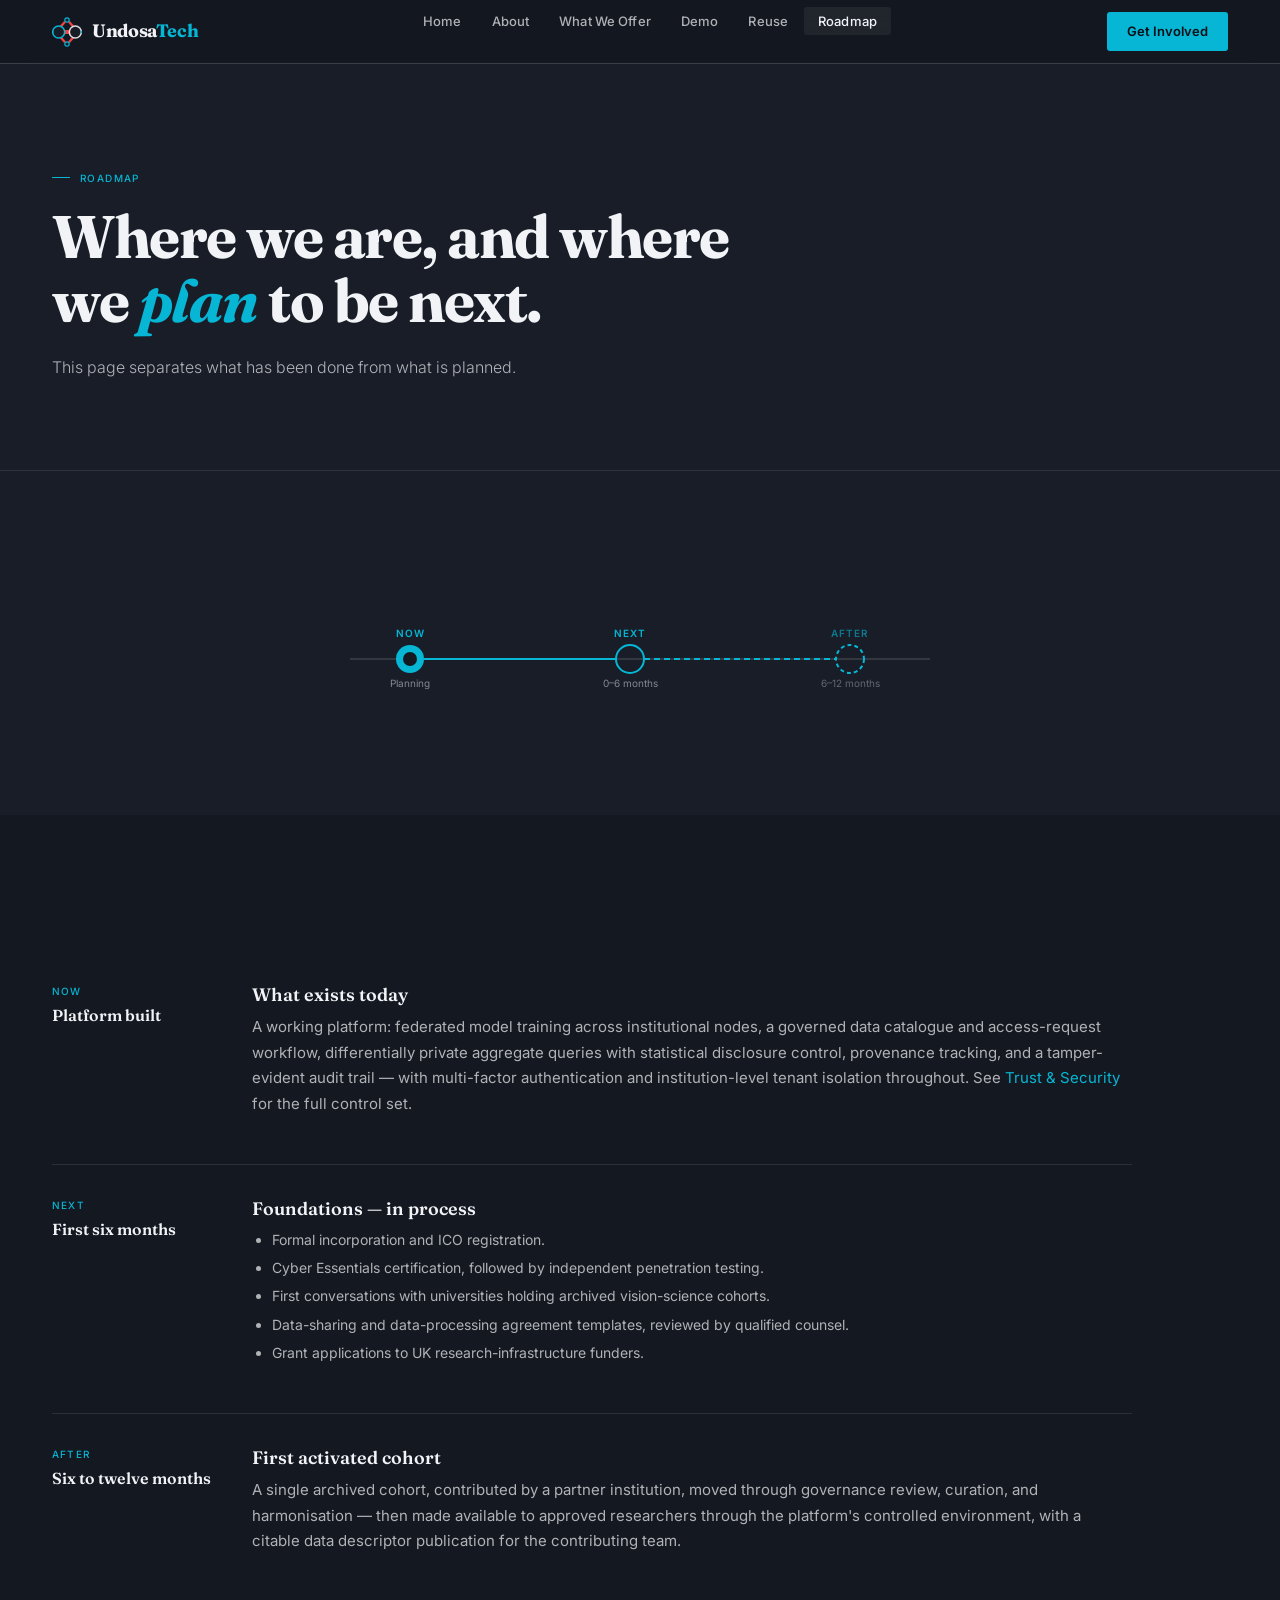
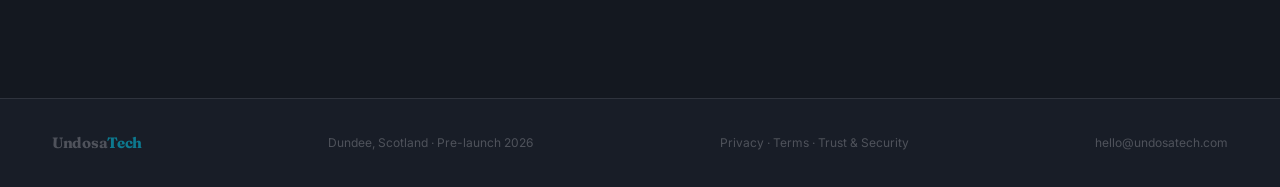
<file: roadmap.html>
<!doctype html><html lang="en"><head><meta charset="utf-8"><meta name="viewport" content="width=device-width,initial-scale=1"><title>Roadmap — UndosaTech</title><link rel="icon" type="image/svg+xml" href="/favicon.svg"><link rel="stylesheet" href="/css/style.css"></head><body>
<nav><a href="/" class="nav-logo"><svg width="30" height="30" viewBox="0 0 180 180" xmlns="http://www.w3.org/2000/svg"><rect x="72" y="78" width="36" height="24" fill="#EF4444"/><rect x="68" y="74" width="8" height="32" rx="1" fill="#EF4444"/><rect x="104" y="74" width="8" height="32" rx="1" fill="#EF4444"/><line x1="52" y1="58" x2="78" y2="28" stroke="#EF4444" stroke-width="14"/><line x1="128" y1="58" x2="102" y2="28" stroke="#EF4444" stroke-width="14"/><line x1="52" y1="122" x2="78" y2="152" stroke="#EF4444" stroke-width="14"/><line x1="128" y1="122" x2="102" y2="152" stroke="#EF4444" stroke-width="14"/><circle cx="40" cy="90" r="36" fill="#181d27" stroke="#06B6D4" stroke-width="9"/><circle cx="140" cy="90" r="36" fill="#181d27" stroke="#f2f3f7" stroke-width="9" opacity=".88"/><circle cx="90" cy="18" r="13" fill="#181d27" stroke="#06B6D4" stroke-width="7"/><circle cx="90" cy="162" r="13" fill="#181d27" stroke="#06B6D4" stroke-width="7"/><circle cx="4" cy="90" r="6" fill="#06B6D4"/><circle cx="176" cy="90" r="6" fill="#06B6D4"/></svg><span class="nav-logo-name">Undosa<span>Tech</span></span></a><button class="nav-toggle" aria-expanded="false" aria-controls="nav-links">Menu</button><ul class="nav-links" id="nav-links"><li><a href="/">Home</a></li><li><a href="/about.html">About</a></li><li><a href="/what-we-offer.html">What We Offer</a></li><li><a href="/demo.html">Demo</a></li><li><a href="/reuse.html">Reuse</a></li><li><a href="/roadmap.html" class="active">Roadmap</a></li></ul><a href="/get-involved.html" class="nav-cta">Get Involved</a></nav>
<div class="page">
  <div class="page-hero"><div class="label">Roadmap</div><h1>Where we are, and where we <em>plan</em> to be next.</h1><p class="page-hero-sub">This page separates what has been done from what is planned.</p></div>

  <!-- ── TIMELINE VIZ ── -->
  <section class="section alt">
    <div class="diagram-wrapper">
      <svg width="700" height="80" viewBox="0 0 700 80" fill="none" xmlns="http://www.w3.org/2000/svg">
        <!-- Line -->
        <line x1="60" y1="40" x2="640" y2="40" stroke="rgba(242,243,247,.12)" stroke-width="2"/>
        <!-- NOW (solid) -->
        <circle cx="120" cy="40" r="14" fill="#06B6D4"/><circle cx="120" cy="40" r="7" fill="#141820"/>
        <text x="120" y="18" text-anchor="middle" fill="#06B6D4" font-size="10" font-weight="600" letter-spacing=".1em">NOW</text>
        <text x="120" y="68" text-anchor="middle" fill="rgba(242,243,247,.5)" font-size="10">Planning</text>
        <!-- NEXT (hollow) -->
        <circle cx="340" cy="40" r="14" fill="none" stroke="#06B6D4" stroke-width="2"/>
        <text x="340" y="18" text-anchor="middle" fill="#06B6D4" font-size="10" font-weight="600" letter-spacing=".1em">NEXT</text>
        <text x="340" y="68" text-anchor="middle" fill="rgba(242,243,247,.5)" font-size="10">0–6 months</text>
        <!-- AFTER (dashed) -->
        <circle cx="560" cy="40" r="14" fill="none" stroke="#06B6D4" stroke-width="2" stroke-dasharray="4 3"/>
        <text x="560" y="18" text-anchor="middle" fill="rgba(6,182,212,.6)" font-size="10" font-weight="600" letter-spacing=".1em">AFTER</text>
        <text x="560" y="68" text-anchor="middle" fill="rgba(242,243,247,.35)" font-size="10">6–12 months</text>
        <!-- Connecting segments -->
        <line x1="134" y1="40" x2="326" y2="40" stroke="#06B6D4" stroke-width="2"/>
        <line x1="354" y1="40" x2="546" y2="40" stroke="#06B6D4" stroke-width="2" stroke-dasharray="6 4"/>
      </svg>
    </div>
  </section>

  <!-- ── PHASES ── -->
  <section class="section"><div class="section-wide">
    <div class="timeline">
      <div class="tl-phase">
        <div class="tl-label">Now<strong>Platform built</strong></div>
        <div class="tl-body">
          <h3>What exists today</h3>
          <p>A working platform: federated model training across institutional nodes, a governed data catalogue and access-request workflow, differentially private aggregate queries with statistical disclosure control, provenance tracking, and a tamper-evident audit trail — with multi-factor authentication and institution-level tenant isolation throughout. See <a href="/trust.html">Trust &amp; Security</a> for the full control set.</p>
        </div>
      </div>
      <div class="tl-phase">
        <div class="tl-label">Next<strong>First six months</strong></div>
        <div class="tl-body">
          <h3>Foundations — in process</h3>
          <ul>
            <li>Formal incorporation and ICO registration.</li>
            <li>Cyber Essentials certification, followed by independent penetration testing.</li>
            <li>First conversations with universities holding archived vision-science cohorts.</li>
            <li>Data-sharing and data-processing agreement templates, reviewed by qualified counsel.</li>
            <li>Grant applications to UK research-infrastructure funders.</li>
          </ul>
        </div>
      </div>
      <div class="tl-phase">
        <div class="tl-label">After<strong>Six to twelve months</strong></div>
        <div class="tl-body">
          <h3>First activated cohort</h3>
          <p>A single archived cohort, contributed by a partner institution, moved through governance review, curation, and harmonisation — then made available to approved researchers through the platform's controlled environment, with a citable data descriptor publication for the contributing team.</p>
        </div>
      </div>
    </div>
  </div></section>
</div>
<footer><a href="/" class="footer-logo"><span class="footer-logo-name">Undosa<span>Tech</span></span></a><span class="footer-copy">Dundee, Scotland · Pre-launch 2026</span><span class="footer-legal"><a href="/privacy.html">Privacy</a> · <a href="/terms.html">Terms</a> · <a href="/trust.html">Trust &amp; Security</a></span><a href="mailto:hello@undosatech.com" class="footer-email">hello@undosatech.com</a></footer>
<script>const btn=document.querySelector('.nav-toggle'),links=document.getElementById('nav-links');btn?.addEventListener('click',()=>{const o=links.classList.toggle('open');btn.setAttribute('aria-expanded',o?'true':'false')})</script>
</body></html>
</file>
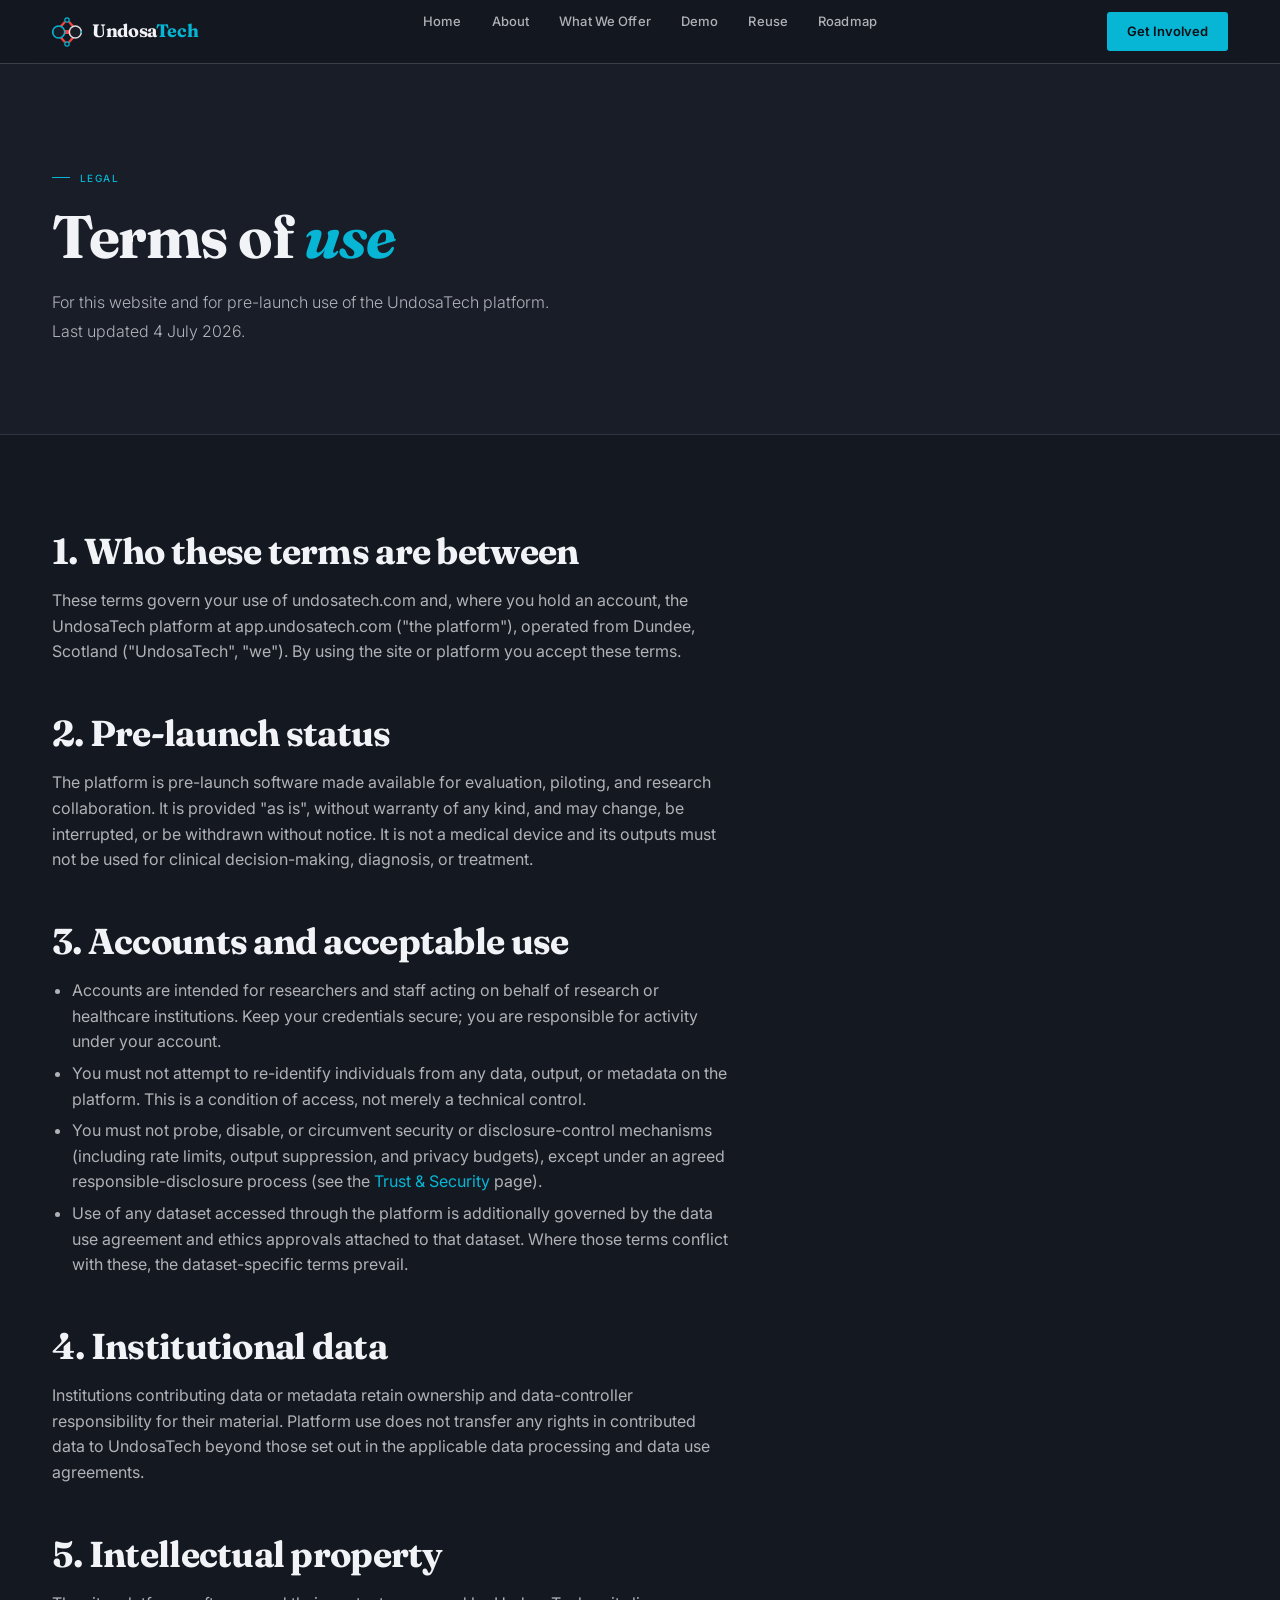
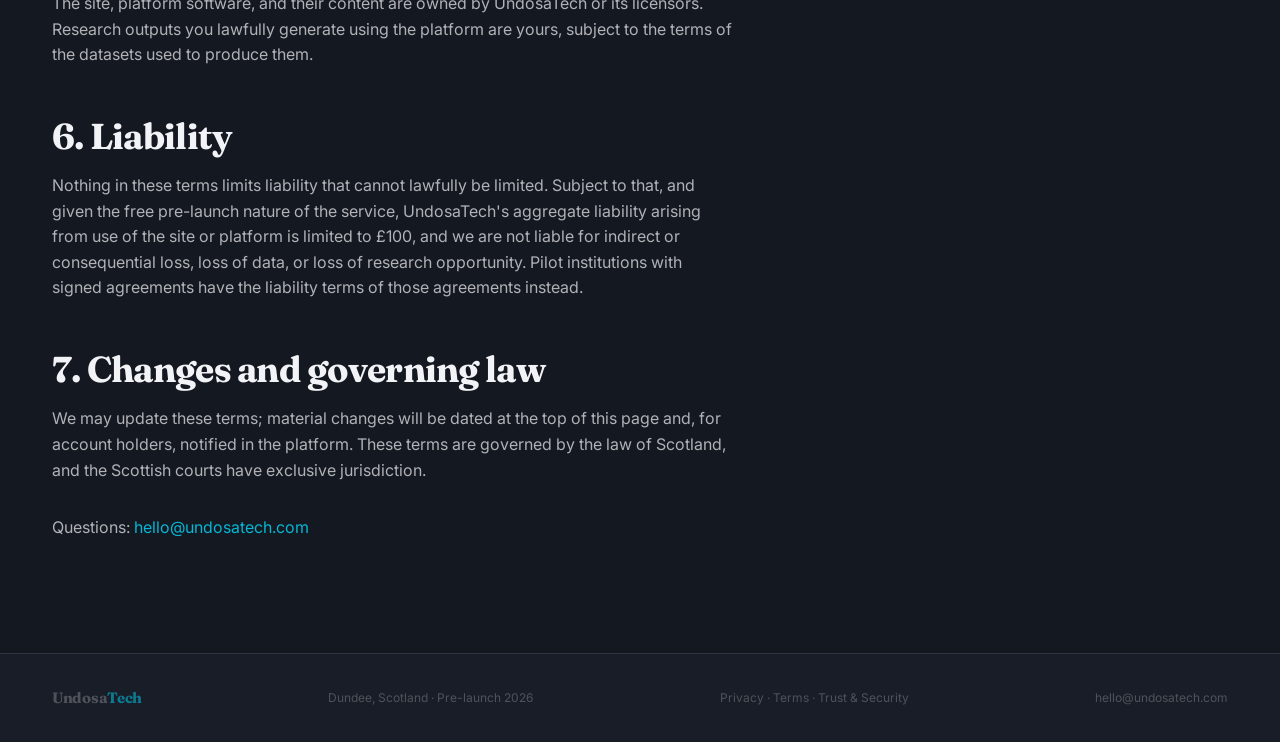
<file: terms.html>
<!doctype html><html lang="en"><head><meta charset="utf-8"><meta name="viewport" content="width=device-width,initial-scale=1"><title>Terms of Use — UndosaTech</title><meta name="description" content="Terms of use for undosatech.com and the pre-launch UndosaTech research platform."><link rel="icon" type="image/svg+xml" href="/favicon.svg"><link rel="stylesheet" href="/css/style.css"></head><body>
<nav><a href="/" class="nav-logo"><svg width="30" height="30" viewBox="0 0 180 180" xmlns="http://www.w3.org/2000/svg"><rect x="72" y="78" width="36" height="24" fill="#EF4444"/><rect x="68" y="74" width="8" height="32" rx="1" fill="#EF4444"/><rect x="104" y="74" width="8" height="32" rx="1" fill="#EF4444"/><line x1="52" y1="58" x2="78" y2="28" stroke="#EF4444" stroke-width="14"/><line x1="128" y1="58" x2="102" y2="28" stroke="#EF4444" stroke-width="14"/><line x1="52" y1="122" x2="78" y2="152" stroke="#EF4444" stroke-width="14"/><line x1="128" y1="122" x2="102" y2="152" stroke="#EF4444" stroke-width="14"/><circle cx="40" cy="90" r="36" fill="#181d27" stroke="#06B6D4" stroke-width="9"/><circle cx="140" cy="90" r="36" fill="#181d27" stroke="#f2f3f7" stroke-width="9" opacity=".88"/><circle cx="90" cy="18" r="13" fill="#181d27" stroke="#06B6D4" stroke-width="7"/><circle cx="90" cy="162" r="13" fill="#181d27" stroke="#06B6D4" stroke-width="7"/><circle cx="4" cy="90" r="6" fill="#06B6D4"/><circle cx="176" cy="90" r="6" fill="#06B6D4"/></svg><span class="nav-logo-name">Undosa<span>Tech</span></span></a><button class="nav-toggle" aria-expanded="false" aria-controls="nav-links">Menu</button><ul class="nav-links" id="nav-links"><li><a href="/">Home</a></li><li><a href="/about.html">About</a></li><li><a href="/what-we-offer.html">What We Offer</a></li><li><a href="/demo.html">Demo</a></li><li><a href="/reuse.html">Reuse</a></li><li><a href="/roadmap.html">Roadmap</a></li></ul><a href="/get-involved.html" class="nav-cta">Get Involved</a></nav>
<div class="page">
  <div class="page-hero"><div class="label">Legal</div><h1>Terms of <em>use</em></h1><p class="page-hero-sub">For this website and for pre-launch use of the UndosaTech platform. Last updated 4 July 2026.</p></div>
  <section class="section"><div class="section-narrow">

    <h2>1. Who these terms are between</h2>
    <p style="color:var(--white-70)">These terms govern your use of undosatech.com and, where you hold an account, the UndosaTech platform at app.undosatech.com ("the platform"), operated from Dundee, Scotland ("UndosaTech", "we"). By using the site or platform you accept these terms.</p>

    <h2 style="margin-top:48px">2. Pre-launch status</h2>
    <p style="color:var(--white-70)">The platform is pre-launch software made available for evaluation, piloting, and research collaboration. It is provided "as is", without warranty of any kind, and may change, be interrupted, or be withdrawn without notice. It is not a medical device and its outputs must not be used for clinical decision-making, diagnosis, or treatment.</p>

    <h2 style="margin-top:48px">3. Accounts and acceptable use</h2>
    <ul style="color:var(--white-70)">
      <li>Accounts are intended for researchers and staff acting on behalf of research or healthcare institutions. Keep your credentials secure; you are responsible for activity under your account.</li>
      <li>You must not attempt to re-identify individuals from any data, output, or metadata on the platform. This is a condition of access, not merely a technical control.</li>
      <li>You must not probe, disable, or circumvent security or disclosure-control mechanisms (including rate limits, output suppression, and privacy budgets), except under an agreed responsible-disclosure process (see the <a href="/trust.html">Trust &amp; Security</a> page).</li>
      <li>Use of any dataset accessed through the platform is additionally governed by the data use agreement and ethics approvals attached to that dataset. Where those terms conflict with these, the dataset-specific terms prevail.</li>
    </ul>

    <h2 style="margin-top:48px">4. Institutional data</h2>
    <p style="color:var(--white-70)">Institutions contributing data or metadata retain ownership and data-controller responsibility for their material. Platform use does not transfer any rights in contributed data to UndosaTech beyond those set out in the applicable data processing and data use agreements.</p>

    <h2 style="margin-top:48px">5. Intellectual property</h2>
    <p style="color:var(--white-70)">The site, platform software, and their content are owned by UndosaTech or its licensors. Research outputs you lawfully generate using the platform are yours, subject to the terms of the datasets used to produce them.</p>

    <h2 style="margin-top:48px">6. Liability</h2>
    <p style="color:var(--white-70)">Nothing in these terms limits liability that cannot lawfully be limited. Subject to that, and given the free pre-launch nature of the service, UndosaTech's aggregate liability arising from use of the site or platform is limited to £100, and we are not liable for indirect or consequential loss, loss of data, or loss of research opportunity. Pilot institutions with signed agreements have the liability terms of those agreements instead.</p>

    <h2 style="margin-top:48px">7. Changes and governing law</h2>
    <p style="color:var(--white-70)">We may update these terms; material changes will be dated at the top of this page and, for account holders, notified in the platform. These terms are governed by the law of Scotland, and the Scottish courts have exclusive jurisdiction.</p>

    <p style="color:var(--white-70);margin-top:32px">Questions: <a href="mailto:hello@undosatech.com">hello@undosatech.com</a></p>

  </div></section>
</div>
<footer><a href="/" class="footer-logo"><span class="footer-logo-name">Undosa<span>Tech</span></span></a><span class="footer-copy">Dundee, Scotland · Pre-launch 2026</span><span class="footer-legal"><a href="/privacy.html">Privacy</a> · <a href="/terms.html">Terms</a> · <a href="/trust.html">Trust &amp; Security</a></span><a href="mailto:hello@undosatech.com" class="footer-email">hello@undosatech.com</a></footer>
<script>const btn=document.querySelector('.nav-toggle'),links=document.getElementById('nav-links');btn?.addEventListener('click',()=>{const o=links.classList.toggle('open');btn.setAttribute('aria-expanded',o?'true':'false')})</script>
</body></html>
</file>
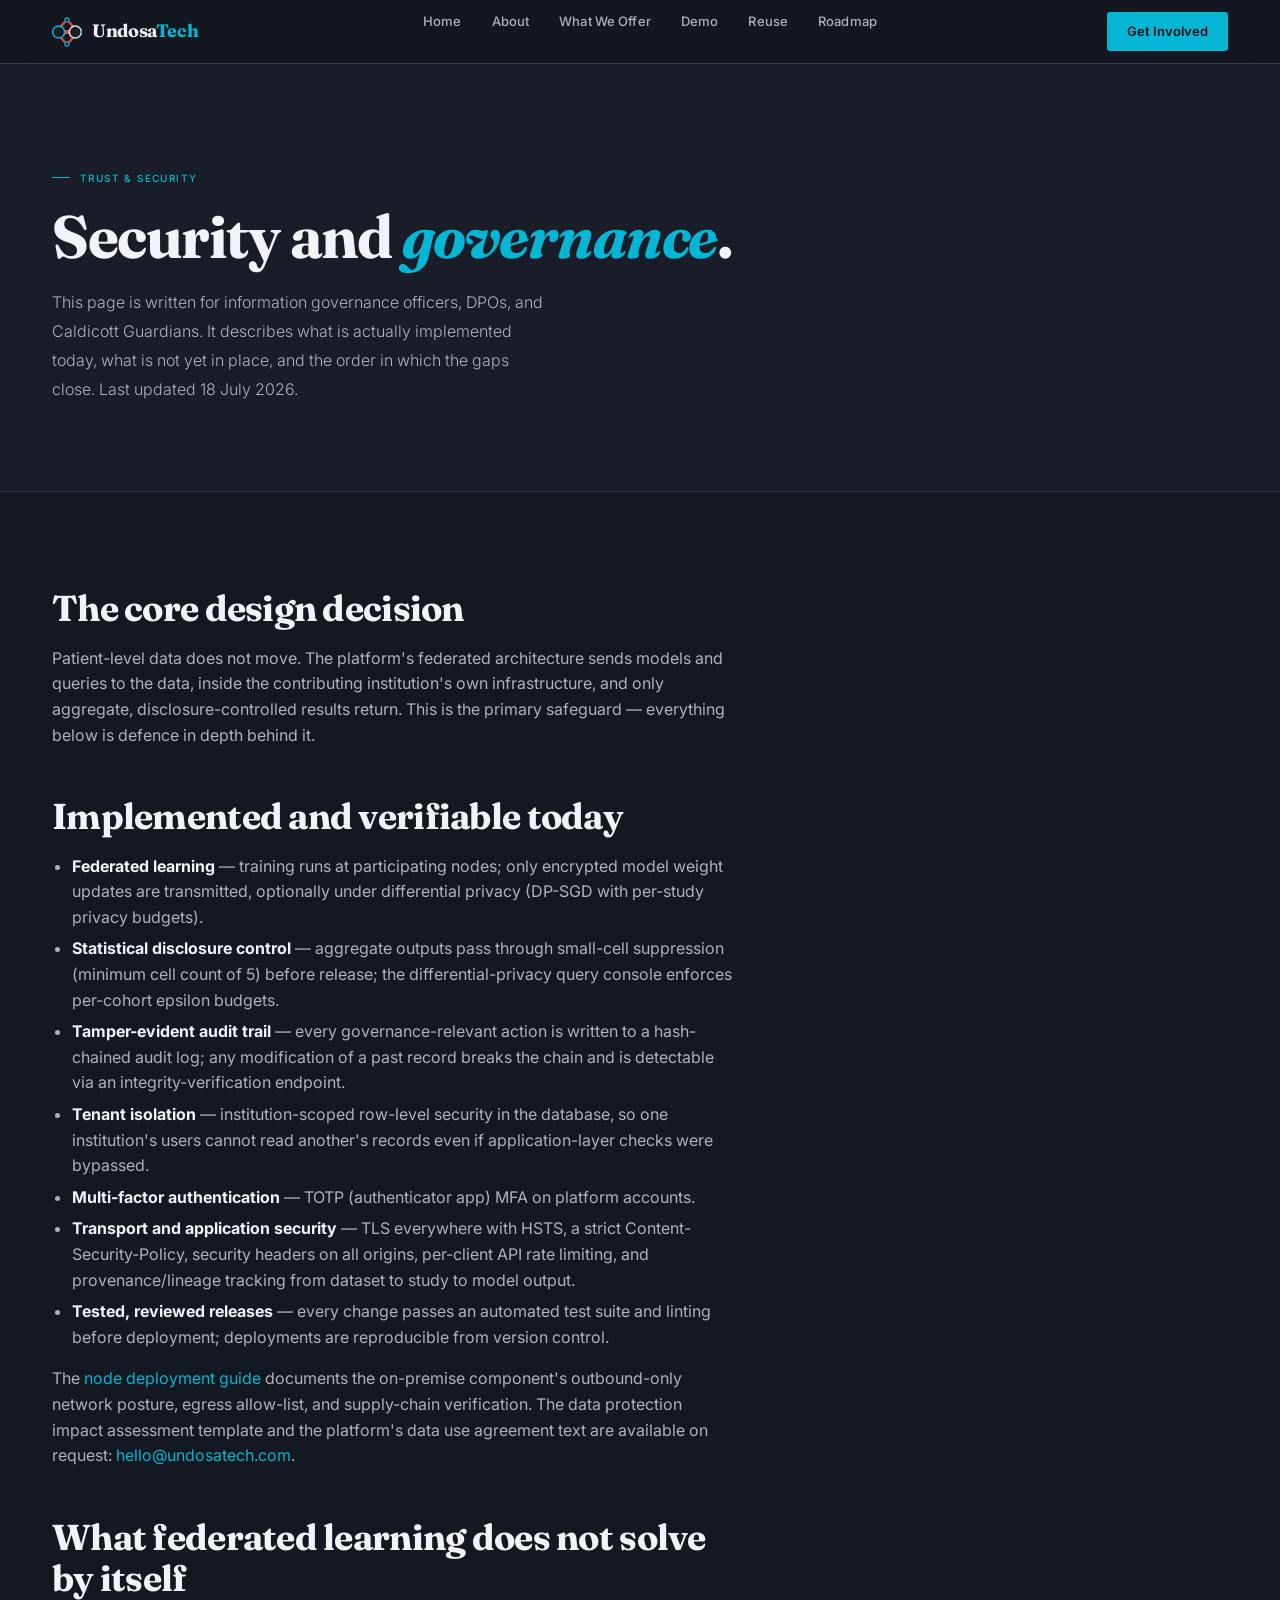
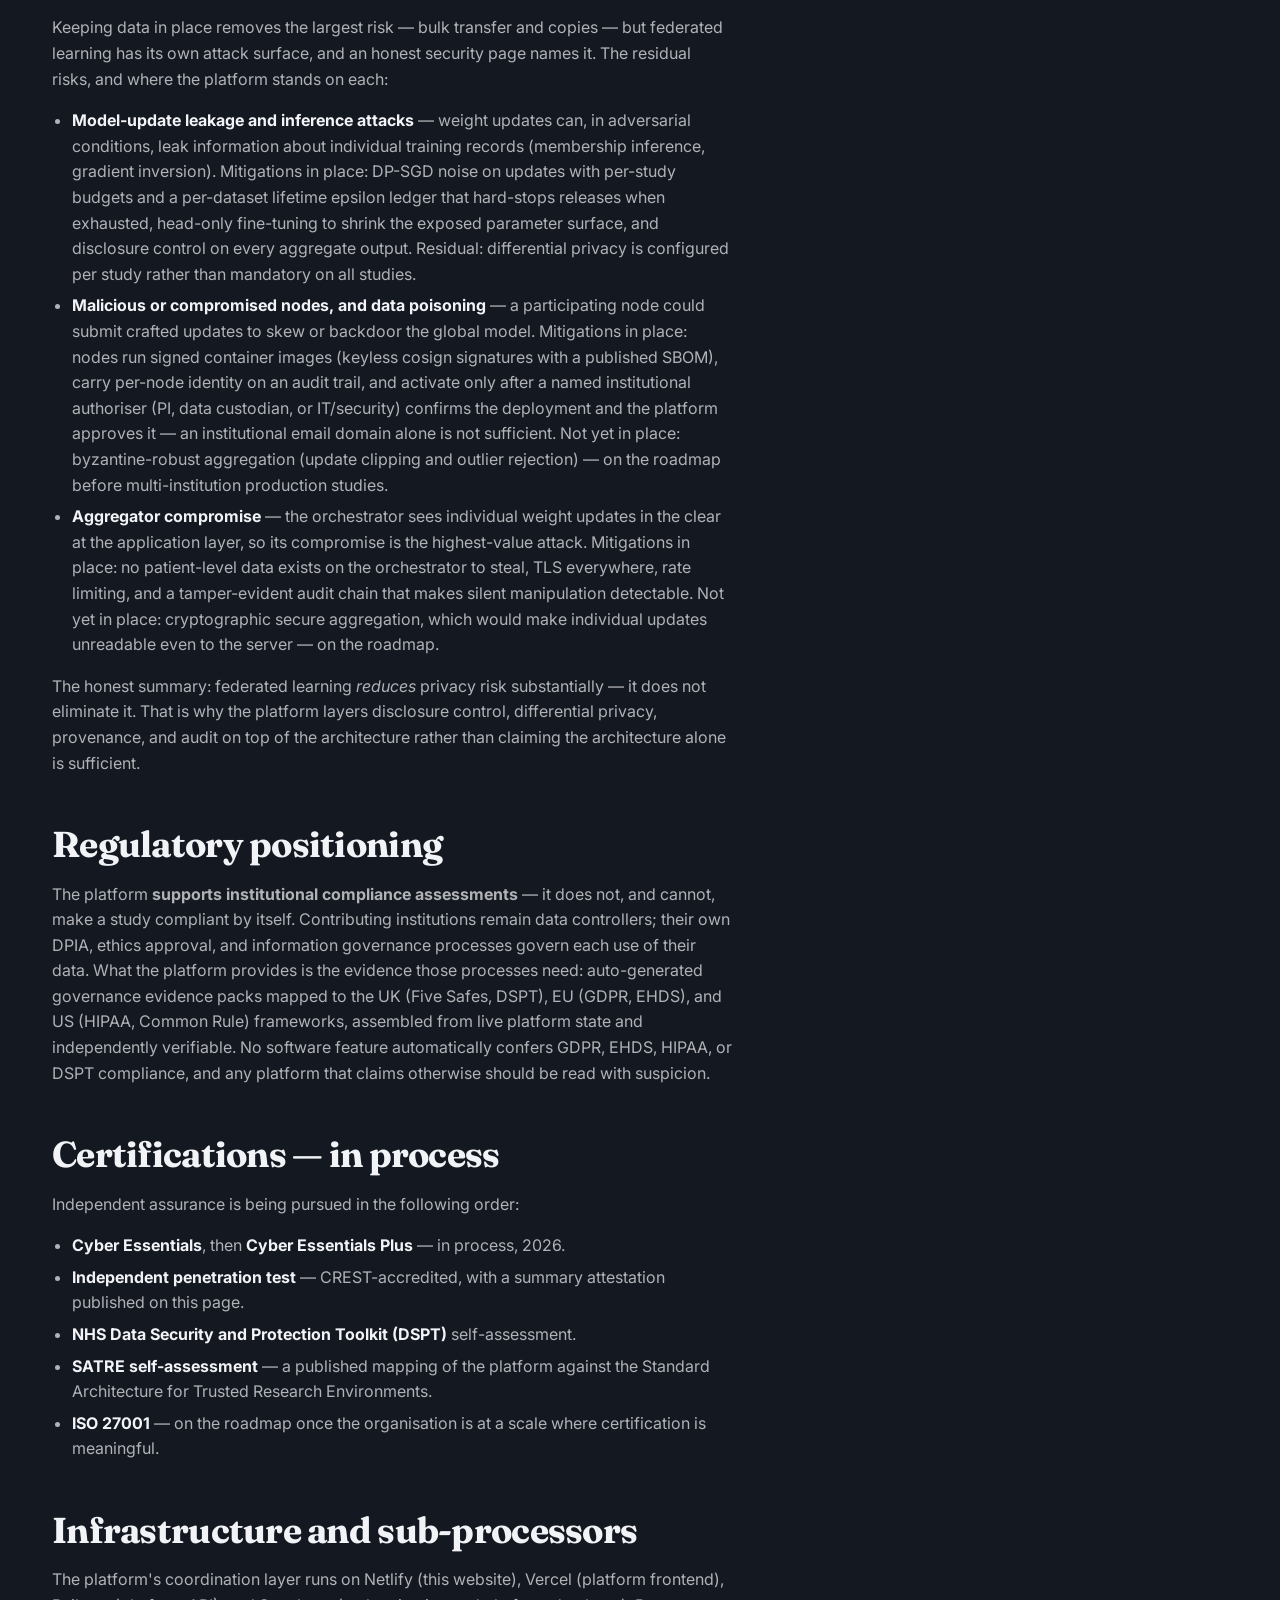
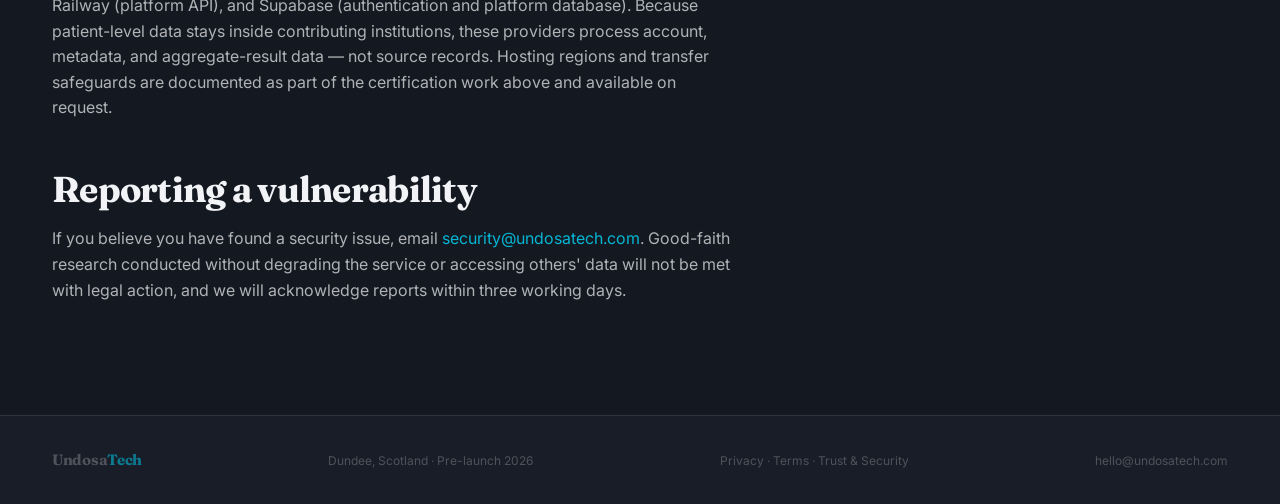
<file: trust.html>
<!doctype html><html lang="en"><head><meta charset="utf-8"><meta name="viewport" content="width=device-width,initial-scale=1"><title>Trust &amp; Security — UndosaTech</title><meta name="description" content="How the UndosaTech platform protects data: federated architecture, disclosure control, audit trails, and the certification roadmap. Written for information governance reviewers."><link rel="icon" type="image/svg+xml" href="/favicon.svg"><link rel="stylesheet" href="/css/style.css"></head><body>
<nav><a href="/" class="nav-logo"><svg width="30" height="30" viewBox="0 0 180 180" xmlns="http://www.w3.org/2000/svg"><rect x="72" y="78" width="36" height="24" fill="#EF4444"/><rect x="68" y="74" width="8" height="32" rx="1" fill="#EF4444"/><rect x="104" y="74" width="8" height="32" rx="1" fill="#EF4444"/><line x1="52" y1="58" x2="78" y2="28" stroke="#EF4444" stroke-width="14"/><line x1="128" y1="58" x2="102" y2="28" stroke="#EF4444" stroke-width="14"/><line x1="52" y1="122" x2="78" y2="152" stroke="#EF4444" stroke-width="14"/><line x1="128" y1="122" x2="102" y2="152" stroke="#EF4444" stroke-width="14"/><circle cx="40" cy="90" r="36" fill="#181d27" stroke="#06B6D4" stroke-width="9"/><circle cx="140" cy="90" r="36" fill="#181d27" stroke="#f2f3f7" stroke-width="9" opacity=".88"/><circle cx="90" cy="18" r="13" fill="#181d27" stroke="#06B6D4" stroke-width="7"/><circle cx="90" cy="162" r="13" fill="#181d27" stroke="#06B6D4" stroke-width="7"/><circle cx="4" cy="90" r="6" fill="#06B6D4"/><circle cx="176" cy="90" r="6" fill="#06B6D4"/></svg><span class="nav-logo-name">Undosa<span>Tech</span></span></a><button class="nav-toggle" aria-expanded="false" aria-controls="nav-links">Menu</button><ul class="nav-links" id="nav-links"><li><a href="/">Home</a></li><li><a href="/about.html">About</a></li><li><a href="/what-we-offer.html">What We Offer</a></li><li><a href="/demo.html">Demo</a></li><li><a href="/reuse.html">Reuse</a></li><li><a href="/roadmap.html">Roadmap</a></li></ul><a href="/get-involved.html" class="nav-cta">Get Involved</a></nav>
<div class="page">
  <div class="page-hero"><div class="label">Trust &amp; Security</div><h1>Security and <em>governance</em>.</h1><p class="page-hero-sub">This page is written for information governance officers, DPOs, and Caldicott Guardians. It describes what is actually implemented today, what is not yet in place, and the order in which the gaps close. Last updated 18 July 2026.</p></div>

  <section class="section"><div class="section-narrow">

    <h2>The core design decision</h2>
    <p style="color:var(--white-70)">Patient-level data does not move. The platform's federated architecture sends models and queries to the data, inside the contributing institution's own infrastructure, and only aggregate, disclosure-controlled results return. This is the primary safeguard — everything below is defence in depth behind it.</p>

    <h2 style="margin-top:48px">Implemented and verifiable today</h2>
    <ul style="color:var(--white-70)">
      <li><strong>Federated learning</strong> — training runs at participating nodes; only encrypted model weight updates are transmitted, optionally under differential privacy (DP-SGD with per-study privacy budgets).</li>
      <li><strong>Statistical disclosure control</strong> — aggregate outputs pass through small-cell suppression (minimum cell count of 5) before release; the differential-privacy query console enforces per-cohort epsilon budgets.</li>
      <li><strong>Tamper-evident audit trail</strong> — every governance-relevant action is written to a hash-chained audit log; any modification of a past record breaks the chain and is detectable via an integrity-verification endpoint.</li>
      <li><strong>Tenant isolation</strong> — institution-scoped row-level security in the database, so one institution's users cannot read another's records even if application-layer checks were bypassed.</li>
      <li><strong>Multi-factor authentication</strong> — TOTP (authenticator app) MFA on platform accounts.</li>
      <li><strong>Transport and application security</strong> — TLS everywhere with HSTS, a strict Content-Security-Policy, security headers on all origins, per-client API rate limiting, and provenance/lineage tracking from dataset to study to model output.</li>
      <li><strong>Tested, reviewed releases</strong> — every change passes an automated test suite and linting before deployment; deployments are reproducible from version control.</li>
    </ul>
    <p style="color:var(--white-70)">The <a href="/node-deployment.html">node deployment guide</a> documents the on-premise component's outbound-only network posture, egress allow-list, and supply-chain verification. The data protection impact assessment template and the platform's data use agreement text are available on request: <a href="mailto:hello@undosatech.com">hello@undosatech.com</a>.</p>

    <h2 style="margin-top:48px">What federated learning does not solve by itself</h2>
    <p style="color:var(--white-70)">Keeping data in place removes the largest risk — bulk transfer and copies — but federated learning has its own attack surface, and an honest security page names it. The residual risks, and where the platform stands on each:</p>
    <ul style="color:var(--white-70)">
      <li><strong>Model-update leakage and inference attacks</strong> — weight updates can, in adversarial conditions, leak information about individual training records (membership inference, gradient inversion). Mitigations in place: DP-SGD noise on updates with per-study budgets and a per-dataset lifetime epsilon ledger that hard-stops releases when exhausted, head-only fine-tuning to shrink the exposed parameter surface, and disclosure control on every aggregate output. Residual: differential privacy is configured per study rather than mandatory on all studies.</li>
      <li><strong>Malicious or compromised nodes, and data poisoning</strong> — a participating node could submit crafted updates to skew or backdoor the global model. Mitigations in place: nodes run signed container images (keyless cosign signatures with a published SBOM), carry per-node identity on an audit trail, and activate only after a named institutional authoriser (PI, data custodian, or IT/security) confirms the deployment and the platform approves it — an institutional email domain alone is not sufficient. Not yet in place: byzantine-robust aggregation (update clipping and outlier rejection) — on the roadmap before multi-institution production studies.</li>
      <li><strong>Aggregator compromise</strong> — the orchestrator sees individual weight updates in the clear at the application layer, so its compromise is the highest-value attack. Mitigations in place: no patient-level data exists on the orchestrator to steal, TLS everywhere, rate limiting, and a tamper-evident audit chain that makes silent manipulation detectable. Not yet in place: cryptographic secure aggregation, which would make individual updates unreadable even to the server — on the roadmap.</li>
    </ul>
    <p style="color:var(--white-70)">The honest summary: federated learning <em>reduces</em> privacy risk substantially — it does not eliminate it. That is why the platform layers disclosure control, differential privacy, provenance, and audit on top of the architecture rather than claiming the architecture alone is sufficient.</p>

    <h2 style="margin-top:48px">Regulatory positioning</h2>
    <p style="color:var(--white-70)">The platform <strong>supports institutional compliance assessments</strong> — it does not, and cannot, make a study compliant by itself. Contributing institutions remain data controllers; their own DPIA, ethics approval, and information governance processes govern each use of their data. What the platform provides is the evidence those processes need: auto-generated governance evidence packs mapped to the UK (Five Safes, DSPT), EU (GDPR, EHDS), and US (HIPAA, Common Rule) frameworks, assembled from live platform state and independently verifiable. No software feature automatically confers GDPR, EHDS, HIPAA, or DSPT compliance, and any platform that claims otherwise should be read with suspicion.</p>

    <h2 style="margin-top:48px">Certifications — in process</h2>
    <p style="color:var(--white-70)">Independent assurance is being pursued in the following order:</p>
    <ul style="color:var(--white-70)">
      <li><strong>Cyber Essentials</strong>, then <strong>Cyber Essentials Plus</strong> — in process, 2026.</li>
      <li><strong>Independent penetration test</strong> — CREST-accredited, with a summary attestation published on this page.</li>
      <li><strong>NHS Data Security and Protection Toolkit (DSPT)</strong> self-assessment.</li>
      <li><strong>SATRE self-assessment</strong> — a published mapping of the platform against the Standard Architecture for Trusted Research Environments.</li>
      <li><strong>ISO 27001</strong> — on the roadmap once the organisation is at a scale where certification is meaningful.</li>
    </ul>

    <h2 style="margin-top:48px">Infrastructure and sub-processors</h2>
    <p style="color:var(--white-70)">The platform's coordination layer runs on Netlify (this website), Vercel (platform frontend), Railway (platform API), and Supabase (authentication and platform database). Because patient-level data stays inside contributing institutions, these providers process account, metadata, and aggregate-result data — not source records. Hosting regions and transfer safeguards are documented as part of the certification work above and available on request.</p>

    <h2 style="margin-top:48px">Reporting a vulnerability</h2>
    <p style="color:var(--white-70)">If you believe you have found a security issue, email <a href="mailto:security@undosatech.com">security@undosatech.com</a>. Good-faith research conducted without degrading the service or accessing others' data will not be met with legal action, and we will acknowledge reports within three working days.</p>

  </div></section>
</div>
<footer><a href="/" class="footer-logo"><span class="footer-logo-name">Undosa<span>Tech</span></span></a><span class="footer-copy">Dundee, Scotland · Pre-launch 2026</span><span class="footer-legal"><a href="/privacy.html">Privacy</a> · <a href="/terms.html">Terms</a> · <a href="/trust.html">Trust &amp; Security</a></span><a href="mailto:hello@undosatech.com" class="footer-email">hello@undosatech.com</a></footer>
<script>const btn=document.querySelector('.nav-toggle'),links=document.getElementById('nav-links');btn?.addEventListener('click',()=>{const o=links.classList.toggle('open');btn.setAttribute('aria-expanded',o?'true':'false')})</script>
</body></html>
</file>
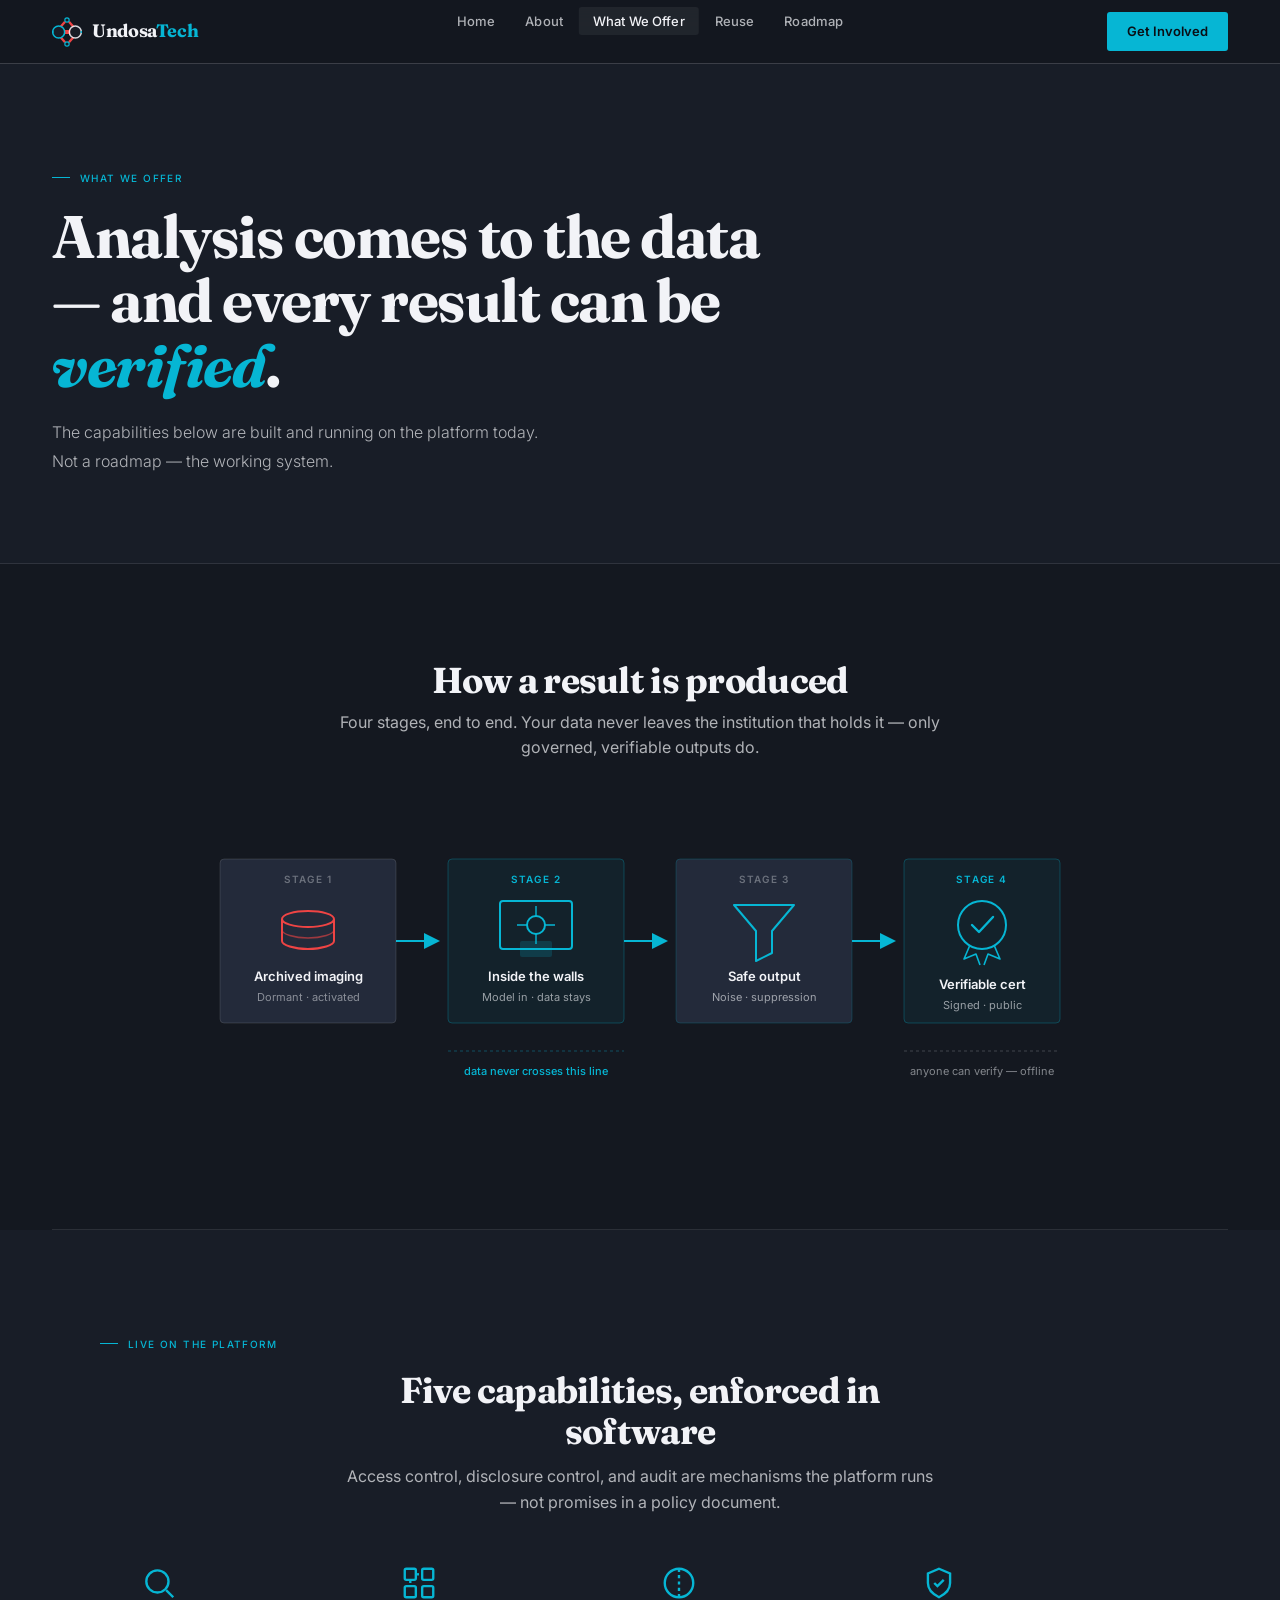
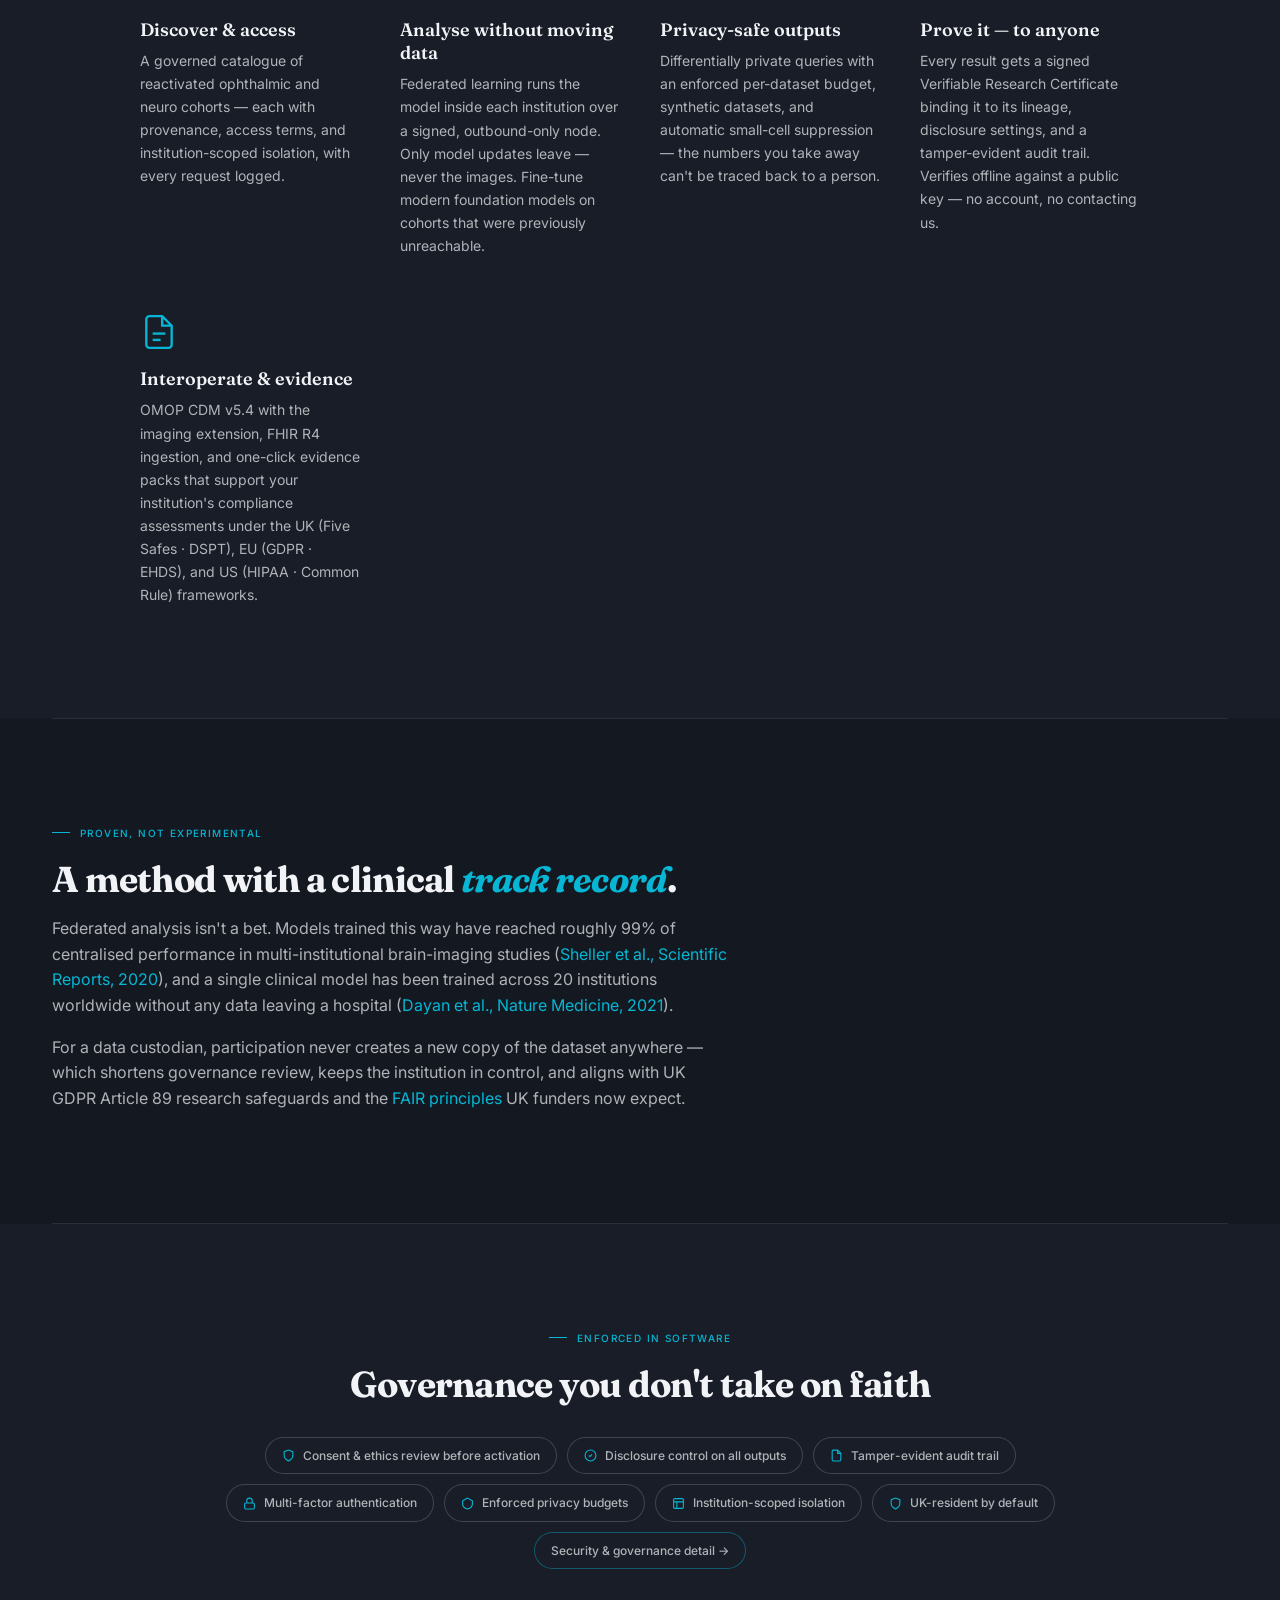
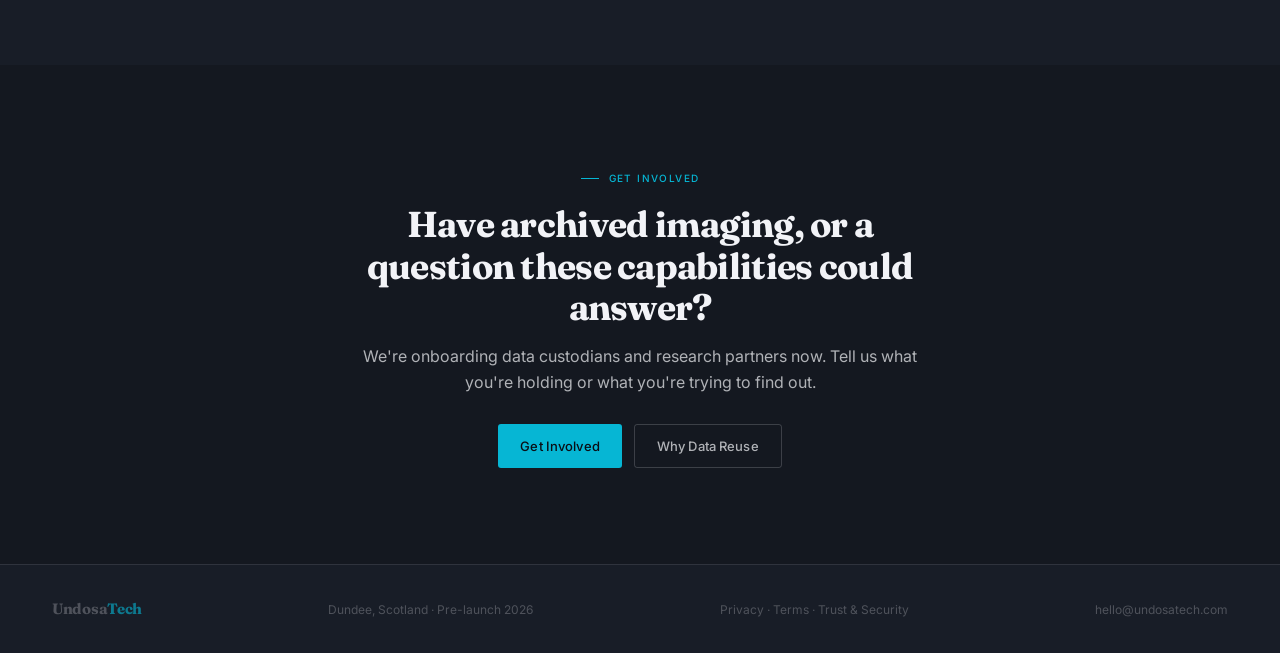
<file: what-we-offer.html>
<!doctype html><html lang="en"><head><meta charset="utf-8"><meta name="viewport" content="width=device-width,initial-scale=1"><title>What We Offer — UndosaTech</title><meta name="description" content="What is live on the UndosaTech platform today: a governed data catalogue, federated analysis that never moves your data, privacy-preserving outputs, and cryptographically verifiable provenance you can check yourself."><link rel="icon" type="image/svg+xml" href="/favicon.svg"><link rel="stylesheet" href="/css/style.css"><meta property="og:title" content="What We Offer — UndosaTech"><meta property="og:description" content="A governed research-data platform where analysis comes to the data, outputs are privacy-controlled, and every result is independently verifiable."><meta property="og:type" content="website"></head><body>
<nav><a href="/" class="nav-logo"><svg width="30" height="30" viewBox="0 0 180 180" xmlns="http://www.w3.org/2000/svg"><rect x="72" y="78" width="36" height="24" fill="#EF4444"/><rect x="68" y="74" width="8" height="32" rx="1" fill="#EF4444"/><rect x="104" y="74" width="8" height="32" rx="1" fill="#EF4444"/><line x1="52" y1="58" x2="78" y2="28" stroke="#EF4444" stroke-width="14"/><line x1="128" y1="58" x2="102" y2="28" stroke="#EF4444" stroke-width="14"/><line x1="52" y1="122" x2="78" y2="152" stroke="#EF4444" stroke-width="14"/><line x1="128" y1="122" x2="102" y2="152" stroke="#EF4444" stroke-width="14"/><circle cx="40" cy="90" r="36" fill="#181d27" stroke="#06B6D4" stroke-width="9"/><circle cx="140" cy="90" r="36" fill="#181d27" stroke="#f2f3f7" stroke-width="9" opacity=".88"/><circle cx="90" cy="18" r="13" fill="#181d27" stroke="#06B6D4" stroke-width="7"/><circle cx="90" cy="162" r="13" fill="#181d27" stroke="#06B6D4" stroke-width="7"/><circle cx="4" cy="90" r="6" fill="#06B6D4"/><circle cx="176" cy="90" r="6" fill="#06B6D4"/></svg><span class="nav-logo-name">Undosa<span>Tech</span></span></a><button class="nav-toggle" aria-expanded="false" aria-controls="nav-links">Menu</button><ul class="nav-links" id="nav-links"><li><a href="/">Home</a></li><li><a href="/about.html">About</a></li><li><a href="/what-we-offer.html" class="active">What We Offer</a></li><li><a href="/reuse.html">Reuse</a></li><li><a href="/roadmap.html">Roadmap</a></li></ul><a href="/get-involved.html" class="nav-cta">Get Involved</a></nav>

<div class="page">
  <div class="page-hero">
    <div class="label">What We Offer</div>
    <h1>Analysis comes to the data — and every result can be <em>verified</em>.</h1>
    <p class="page-hero-sub">The capabilities below are built and running on the platform today. Not a roadmap — the working system.</p>
  </div>

  <!-- ── FLOW DIAGRAM ── -->
  <section class="section"><div class="section-wide" style="margin:0 auto;text-align:center">
    <h2 style="max-width:640px;margin:0 auto 8px">How a result is produced</h2>
    <p style="color:var(--white-70);max-width:600px;margin:0 auto">Four stages, end to end. Your data never leaves the institution that holds it — only governed, verifiable outputs do.</p>
    <div class="diagram-wrapper">
      <svg width="880" height="300" viewBox="0 0 880 300" fill="none" xmlns="http://www.w3.org/2000/svg" role="img" aria-label="Flow: archived data is activated, analysed inside the institution where the data stays, produces a privacy-controlled output, which is issued a verifiable certificate anyone can check.">
        <defs>
          <marker id="arw" markerWidth="10" markerHeight="10" refX="7" refY="5" orient="auto"><polygon points="0,1 8,5 0,9" fill="#06B6D4"/></marker>
        </defs>

        <!-- connectors -->
        <line x1="196" y1="128" x2="238" y2="128" stroke="#06B6D4" stroke-width="2" marker-end="url(#arw)"/>
        <line x1="424" y1="128" x2="466" y2="128" stroke="#06B6D4" stroke-width="2" marker-end="url(#arw)"/>
        <line x1="652" y1="128" x2="694" y2="128" stroke="#06B6D4" stroke-width="2" marker-end="url(#arw)"/>

        <!-- STAGE 1 — Archive -->
        <rect x="20" y="46" width="176" height="164" rx="4" fill="#232a3a" stroke="rgba(242,243,247,.12)"/>
        <text x="108" y="70" text-anchor="middle" fill="rgba(242,243,247,.35)" font-size="10" font-weight="600" letter-spacing=".12em">STAGE 1</text>
        <ellipse cx="108" cy="106" rx="26" ry="8" fill="none" stroke="#EF4444" stroke-width="2"/>
        <path d="M82 106 v22 c0 4 12 8 26 8 s26 -4 26 -8 v-22" fill="none" stroke="#EF4444" stroke-width="2"/>
        <path d="M82 117 c0 4 12 8 26 8 s26 -4 26 -8" fill="none" stroke="#EF4444" stroke-width="1.4" opacity=".6"/>
        <text x="108" y="168" text-anchor="middle" fill="#f2f3f7" font-size="13" font-weight="600">Archived imaging</text>
        <text x="108" y="188" text-anchor="middle" fill="rgba(242,243,247,.5)" font-size="11">Dormant · activated</text>

        <!-- STAGE 2 — Institution node -->
        <rect x="248" y="46" width="176" height="164" rx="4" fill="rgba(6,182,212,.06)" stroke="rgba(6,182,212,.28)"/>
        <text x="336" y="70" text-anchor="middle" fill="#06B6D4" font-size="10" font-weight="600" letter-spacing=".12em">STAGE 2</text>
        <rect x="300" y="88" width="72" height="48" rx="3" fill="none" stroke="#06B6D4" stroke-width="2"/>
        <circle cx="336" cy="112" r="9" fill="none" stroke="#06B6D4" stroke-width="2"/>
        <path d="M336 103 v-10 M336 121 v10 M327 112 h-10 M345 112 h10" stroke="#06B6D4" stroke-width="1.4"/>
        <rect x="320" y="128" width="32" height="16" rx="2" fill="#06B6D4" opacity=".18"/>
        <text x="336" y="168" text-anchor="middle" fill="#f2f3f7" font-size="13" font-weight="600">Inside the walls</text>
        <text x="336" y="188" text-anchor="middle" fill="rgba(242,243,247,.6)" font-size="11">Model in · data stays</text>

        <!-- STAGE 3 — Privacy-controlled output -->
        <rect x="476" y="46" width="176" height="164" rx="4" fill="#232a3a" stroke="rgba(6,182,212,.2)"/>
        <text x="564" y="70" text-anchor="middle" fill="rgba(242,243,247,.35)" font-size="10" font-weight="600" letter-spacing=".12em">STAGE 3</text>
        <path d="M534 92 h60 l-22 26 v22 l-16 8 v-30 z" fill="none" stroke="#06B6D4" stroke-width="2" stroke-linejoin="round"/>
        <text x="564" y="168" text-anchor="middle" fill="#f2f3f7" font-size="13" font-weight="600">Safe output</text>
        <text x="564" y="188" text-anchor="middle" fill="rgba(242,243,247,.6)" font-size="11">Noise · suppression</text>

        <!-- STAGE 4 — Certificate -->
        <rect x="704" y="46" width="156" height="164" rx="4" fill="rgba(6,182,212,.06)" stroke="rgba(6,182,212,.28)"/>
        <text x="782" y="70" text-anchor="middle" fill="#06B6D4" font-size="10" font-weight="600" letter-spacing=".12em">STAGE 4</text>
        <circle cx="782" cy="112" r="24" fill="none" stroke="#06B6D4" stroke-width="2"/>
        <path d="M772 112 l7 7 l14 -15" fill="none" stroke="#06B6D4" stroke-width="2.4" stroke-linecap="round" stroke-linejoin="round"/>
        <path d="M770 132 l-6 14 l12 -5 l4 11" fill="none" stroke="#06B6D4" stroke-width="1.6" stroke-linejoin="round"/>
        <path d="M794 132 l6 14 l-12 -5 l-4 11" fill="none" stroke="#06B6D4" stroke-width="1.6" stroke-linejoin="round"/>
        <text x="782" y="176" text-anchor="middle" fill="#f2f3f7" font-size="13" font-weight="600">Verifiable cert</text>
        <text x="782" y="196" text-anchor="middle" fill="rgba(242,243,247,.6)" font-size="11">Signed · public</text>

        <!-- baseline caption -->
        <line x1="248" y1="238" x2="424" y2="238" stroke="rgba(6,182,212,.35)" stroke-width="1" stroke-dasharray="3 3"/>
        <text x="336" y="262" text-anchor="middle" fill="#06B6D4" font-size="11" font-weight="500">data never crosses this line</text>
        <line x1="704" y1="238" x2="860" y2="238" stroke="rgba(242,243,247,.2)" stroke-width="1" stroke-dasharray="3 3"/>
        <text x="782" y="262" text-anchor="middle" fill="rgba(242,243,247,.5)" font-size="11">anyone can verify — offline</text>
      </svg>
    </div>
  </div></section>

  <hr class="divider">

  <!-- ── CAPABILITIES GRID ── -->
  <section class="section alt"><div class="section-wide" style="margin:0 auto">
    <div class="label" style="justify-content:center;text-align:center">Live on the platform</div>
    <h2 style="text-align:center;max-width:620px;margin:0 auto 12px">Five capabilities, enforced in software</h2>
    <p style="text-align:center;color:var(--white-70);max-width:600px;margin:0 auto">Access control, disclosure control, and audit are mechanisms the platform runs — not promises in a policy document.</p>
    <div class="icon-grid" style="max-width:1000px;margin:48px auto 0">
      <div class="icon-item">
        <svg width="38" height="38" fill="none" stroke="currentColor" stroke-width="1.5" viewBox="0 0 24 24"><circle cx="11" cy="11" r="7"/><line x1="21" y1="21" x2="16.5" y2="16.5"/></svg>
        <h3>Discover &amp; access</h3>
        <p>A governed catalogue of reactivated ophthalmic and neuro cohorts — each with provenance, access terms, and institution-scoped isolation, with every request logged.</p>
      </div>
      <div class="icon-item">
        <svg width="38" height="38" fill="none" stroke="currentColor" stroke-width="1.5" viewBox="0 0 24 24"><rect x="3" y="3" width="7" height="7" rx="1"/><rect x="14" y="3" width="7" height="7" rx="1"/><rect x="3" y="14" width="7" height="7" rx="1"/><rect x="14" y="14" width="7" height="7" rx="1"/><line x1="6.5" y1="10" x2="6.5" y2="14" stroke-dasharray="2 2"/><line x1="10" y1="6.5" x2="14" y2="6.5" stroke-dasharray="2 2"/></svg>
        <h3>Analyse without moving data</h3>
        <p>Federated learning runs the model inside each institution over a signed, outbound-only node. Only model updates leave — never the images. Fine-tune modern foundation models on cohorts that were previously unreachable.</p>
      </div>
      <div class="icon-item">
        <svg width="38" height="38" fill="none" stroke="currentColor" stroke-width="1.5" viewBox="0 0 24 24"><path d="M12 3a9 9 0 0 0 0 18"/><path d="M12 3a9 9 0 0 1 0 18"/><line x1="12" y1="3" x2="12" y2="21" stroke-dasharray="2 2"/></svg>
        <h3>Privacy-safe outputs</h3>
        <p>Differentially private queries with an enforced per-dataset budget, synthetic datasets, and automatic small-cell suppression — the numbers you take away can't be traced back to a person.</p>
      </div>
      <div class="icon-item">
        <svg width="38" height="38" fill="none" stroke="currentColor" stroke-width="1.5" viewBox="0 0 24 24"><path d="M12 3l7 3v6c0 4-3 7-7 9-4-2-7-5-7-9V6z"/><path d="M9 12l2 2 4-4"/></svg>
        <h3>Prove it — to anyone</h3>
        <p>Every result gets a signed Verifiable Research Certificate binding it to its lineage, disclosure settings, and a tamper-evident audit trail. Verifies offline against a public key — no account, no contacting us.</p>
      </div>
      <div class="icon-item">
        <svg width="38" height="38" fill="none" stroke="currentColor" stroke-width="1.5" viewBox="0 0 24 24"><path d="M14 2H6a2 2 0 0 0-2 2v16a2 2 0 0 0 2 2h12a2 2 0 0 0 2-2V8z"/><path d="M14 2v6h6"/><line x1="8" y1="13" x2="16" y2="13"/><line x1="8" y1="17" x2="13" y2="17"/></svg>
        <h3>Interoperate &amp; evidence</h3>
        <p>OMOP CDM v5.4 with the imaging extension, FHIR R4 ingestion, and one-click evidence packs that support your institution's compliance assessments under the UK (Five Safes · DSPT), EU (GDPR · EHDS), and US (HIPAA · Common Rule) frameworks.</p>
      </div>
    </div>
  </div></section>

  <hr class="divider">

  <!-- ── PROVEN ── -->
  <section class="section"><div class="section-narrow">
    <div class="label">Proven, not experimental</div>
    <h2>A method with a clinical <em>track record</em>.</h2>
    <p style="color:var(--white-70)">Federated analysis isn't a bet. Models trained this way have reached roughly 99% of centralised performance in multi-institutional brain-imaging studies (<a href="https://doi.org/10.1038/s41598-020-69250-1" rel="noopener">Sheller et al., Scientific Reports, 2020</a>), and a single clinical model has been trained across 20 institutions worldwide without any data leaving a hospital (<a href="https://doi.org/10.1038/s41591-021-01506-3" rel="noopener">Dayan et al., Nature Medicine, 2021</a>).</p>
    <p style="color:var(--white-70)">For a data custodian, participation never creates a new copy of the dataset anywhere — which shortens governance review, keeps the institution in control, and aligns with UK GDPR Article 89 research safeguards and the <a href="https://doi.org/10.1038/sdata.2016.18" rel="noopener">FAIR principles</a> UK funders now expect.</p>
  </div></section>

  <hr class="divider">

  <!-- ── GOVERNANCE STRIP ── -->
  <section class="section alt"><div class="section-wide" style="margin:0 auto;text-align:center">
    <div class="label" style="justify-content:center">Enforced in software</div>
    <h2 style="max-width:620px;margin:0 auto 8px">Governance you don't take on faith</h2>
    <div class="gov-strip" style="justify-content:center;max-width:900px;margin:32px auto 0">
      <span class="gov-pill"><svg width="13" height="13" fill="none" stroke="currentColor" stroke-width="2" viewBox="0 0 24 24"><path d="M12 22s8-4 8-10V5l-8-3-8 3v7c0 6 8 10 8 10z"/></svg>Consent &amp; ethics review before activation</span>
      <span class="gov-pill"><svg width="13" height="13" fill="none" stroke="currentColor" stroke-width="2" viewBox="0 0 24 24"><path d="M9 12l2 2 4-4"/><circle cx="12" cy="12" r="10"/></svg>Disclosure control on all outputs</span>
      <span class="gov-pill"><svg width="13" height="13" fill="none" stroke="currentColor" stroke-width="2" viewBox="0 0 24 24"><path d="M14 2H6a2 2 0 0 0-2 2v16a2 2 0 0 0 2 2h12a2 2 0 0 0 2-2V8z"/><path d="M14 2v6h6"/></svg>Tamper-evident audit trail</span>
      <span class="gov-pill"><svg width="13" height="13" fill="none" stroke="currentColor" stroke-width="2" viewBox="0 0 24 24"><rect x="3" y="11" width="18" height="11" rx="2"/><path d="M7 11V7a5 5 0 0 1 10 0v4"/></svg>Multi-factor authentication</span>
      <span class="gov-pill"><svg width="13" height="13" fill="none" stroke="currentColor" stroke-width="2" viewBox="0 0 24 24"><path d="M12 2L3 7v6c0 5 4 8 9 9 5-1 9-4 9-9V7z"/></svg>Enforced privacy budgets</span>
      <span class="gov-pill"><svg width="13" height="13" fill="none" stroke="currentColor" stroke-width="2" viewBox="0 0 24 24"><rect x="3" y="3" width="18" height="18" rx="2"/><path d="M3 9h18M9 21V9"/></svg>Institution-scoped isolation</span>
      <span class="gov-pill"><svg width="13" height="13" fill="none" stroke="currentColor" stroke-width="2" viewBox="0 0 24 24"><path d="M12 22s8-4 8-10V5l-8-3-8 3v7c0 6 8 10 8 10z"/></svg>UK-resident by default</span>
      <a class="gov-pill" href="/trust.html" style="border-color:rgba(6,182,212,.4)">Security &amp; governance detail →</a>
    </div>
  </div></section>

  <!-- ── CTA ── -->
  <section class="section" style="text-align:center">
    <div class="label" style="justify-content:center">Get Involved</div>
    <h2 style="max-width:600px;margin:0 auto 16px">Have archived imaging, or a question these capabilities could answer?</h2>
    <p style="color:var(--white-70);max-width:560px;margin:0 auto 28px">We're onboarding data custodians and research partners now. Tell us what you're holding or what you're trying to find out.</p>
    <div style="display:flex;gap:12px;justify-content:center;flex-wrap:wrap">
      <a href="/get-involved.html" class="btn btn-accent">Get Involved</a>
      <a href="/reuse.html" class="btn btn-ghost">Why Data Reuse</a>
    </div>
  </section>
</div>

<footer><a href="/" class="footer-logo"><span class="footer-logo-name">Undosa<span>Tech</span></span></a><span class="footer-copy">Dundee, Scotland · Pre-launch 2026</span><span class="footer-legal"><a href="/privacy.html">Privacy</a> · <a href="/terms.html">Terms</a> · <a href="/trust.html">Trust &amp; Security</a></span><a href="mailto:hello@undosatech.com" class="footer-email">hello@undosatech.com</a></footer>
<script>const btn=document.querySelector('.nav-toggle'),links=document.getElementById('nav-links');btn?.addEventListener('click',()=>{const o=links.classList.toggle('open');btn.setAttribute('aria-expanded',o?'true':'false')})</script>
</body></html>
</file>
<file: css/style.css>
@import url('https://fonts.googleapis.com/css2?family=Fraunces:ital,wght@0,400;0,600;0,700;1,400;1,600;1,700&family=Inter:wght@300;400;500;600&display=swap');

*,*::before,*::after{box-sizing:border-box;margin:0;padding:0}

:root{
  --bg:#141820;--bg-2:#181d27;--bg-3:#1c2230;
  --surface:#202736;--card:#232a3a;
  --white:#f2f3f7;
  --white-90:rgba(242,243,247,.90);--white-70:rgba(242,243,247,.70);
  --white-50:rgba(242,243,247,.50);--white-25:rgba(242,243,247,.25);
  --white-12:rgba(242,243,247,.12);--white-06:rgba(242,243,247,.06);
  --accent:#06B6D4;--accent-2:#0891B2;
  --accent-dim:rgba(6,182,212,.10);--accent-mid:rgba(6,182,212,.18);
  --red:#EF4444;
  --rule:rgba(242,243,247,.10);--rule-mid:rgba(242,243,247,.18);
  --font-serif:'Fraunces',Georgia,serif;
  --font-sans:'Inter',system-ui,sans-serif;
  --radius:3px;
}

html{scroll-behavior:smooth}
body{background:var(--bg);color:var(--white);font-family:var(--font-sans);font-size:16px;line-height:1.6;-webkit-font-smoothing:antialiased;overflow-x:hidden}
::selection{background:var(--accent);color:var(--bg)}
img,svg{display:block;max-width:100%}
a{color:var(--accent);text-decoration:none;transition:color .15s}
a:hover{color:#22d3ee}

/* ── NAV ── */
nav{position:fixed;top:0;left:0;right:0;z-index:100;display:flex;align-items:center;justify-content:space-between;padding:0 52px;height:64px;background:rgba(20,24,32,.95);backdrop-filter:blur(16px);border-bottom:1px solid var(--rule-mid)}
.nav-logo{display:flex;align-items:center;gap:10px;text-decoration:none;flex-shrink:0}
.nav-logo-name{font-family:var(--font-serif);font-size:18px;font-weight:700;letter-spacing:-.02em;color:var(--white)}
.nav-logo-name span{color:var(--accent)}
.nav-links{display:flex;list-style:none;gap:2px;position:absolute;left:50%;transform:translateX(-50%)}
.nav-links a{color:var(--white-70);font-size:13px;font-weight:500;text-decoration:none;padding:6px 14px;border-radius:var(--radius);letter-spacing:.01em;transition:color .15s,background .15s}
.nav-links a:hover,.nav-links a.active{color:var(--white);background:var(--white-06)}
.nav-cta{display:inline-flex;align-items:center;gap:7px;background:var(--accent);color:#0a0e15;font-size:13px;font-weight:600;padding:9px 20px;border-radius:var(--radius);text-decoration:none;transition:background .15s,transform .1s;flex-shrink:0}
.nav-cta:hover{background:#22d3ee;color:#0a0e15;transform:translateY(-1px)}
.nav-toggle{display:none;background:none;border:1px solid var(--rule-mid);padding:6px 14px;font-size:12px;font-weight:500;color:var(--white-70);cursor:pointer;border-radius:var(--radius)}

/* ── PAGE ── */
.page{padding-top:64px}

/* ── HERO ── */
.hero{display:grid;grid-template-columns:1fr 1fr;gap:40px;align-items:center;padding:96px 52px 80px;background:var(--bg-2);border-bottom:1px solid var(--rule);min-height:calc(100vh - 64px);position:relative;overflow:hidden}
.hero-content{max-width:600px}
.hero-visual{display:flex;align-items:center;justify-content:center}

/* ── PAGE HERO (inner pages) ── */
.page-hero{padding:96px 52px 72px;background:var(--bg-2);border-bottom:1px solid var(--rule);position:relative;overflow:hidden}
.page-hero h1{font-family:var(--font-serif);font-size:clamp(36px,5vw,60px);font-weight:700;line-height:1.08;letter-spacing:-.025em;color:var(--white);max-width:720px;margin-bottom:20px}
.page-hero h1 em{font-style:italic;color:var(--accent)}
.page-hero-sub{font-size:16px;font-weight:300;color:var(--white-70);max-width:500px;line-height:1.8}

/* ── LABEL ── */
.label{display:inline-flex;align-items:center;gap:10px;font-size:10px;font-weight:500;letter-spacing:.14em;text-transform:uppercase;color:var(--accent);margin-bottom:18px}
.label::before{content:'';width:18px;height:1px;background:var(--accent)}

/* ── TYPOGRAPHY ── */
.display{font-family:var(--font-serif);font-size:clamp(36px,4.5vw,60px);font-weight:700;line-height:1.08;letter-spacing:-.025em;color:var(--white);margin-bottom:20px}
.display em{font-style:italic;color:var(--accent)}
.lead{font-size:16px;font-weight:300;color:var(--white-70);max-width:520px;line-height:1.8}
h2{font-family:var(--font-serif);font-size:clamp(24px,3vw,36px);font-weight:700;line-height:1.15;letter-spacing:-.02em;color:var(--white);margin-bottom:16px}
h2 em{font-style:italic;color:var(--accent)}
h3{font-family:var(--font-serif);font-size:20px;font-weight:600;line-height:1.3;color:var(--white);margin-bottom:8px}
p{margin-bottom:16px}
ul,ol{padding-left:1.25em;margin-bottom:16px}
li{margin-bottom:6px;color:var(--white-70)}
li strong{color:var(--white)}

/* ── SECTIONS ── */
.section{padding:96px 52px}
.section.alt{background:var(--bg-2)}
.section.dark{background:var(--bg-3)}
.section-narrow{max-width:680px}
.section-wide{max-width:1080px}
hr.divider{border:none;border-top:1px solid var(--rule);margin:0 52px}

/* ── BUTTONS ── */
.btn{display:inline-flex;align-items:center;gap:8px;font-family:var(--font-sans);font-size:13px;font-weight:500;padding:11px 22px;border-radius:var(--radius);text-decoration:none;cursor:pointer;border:none;letter-spacing:.01em;transition:all .15s}
.btn-accent{background:var(--accent);color:#0a0e15}
.btn-accent:hover{background:#22d3ee;color:#0a0e15;transform:translateY(-1px)}
.btn-ghost{background:transparent;color:var(--white-70);border:1px solid var(--rule-mid)}
.btn-ghost:hover{color:var(--white);border-color:var(--white-50);transform:translateY(-1px)}

/* ── CARDS ── */
.card{background:var(--card);border:1px solid var(--rule);border-radius:var(--radius);padding:32px}
.card-accent{background:var(--accent-dim);border:1px solid rgba(6,182,212,.25);border-radius:var(--radius);padding:32px}

/* ── ICON GRID (IDHea style) ── */
.icon-grid{display:grid;grid-template-columns:repeat(auto-fit,minmax(220px,1fr));gap:40px;margin-top:48px}
.icon-item{text-align:left}
.icon-item svg{margin-bottom:16px;color:var(--accent)}
.icon-item h3{font-size:18px;margin-bottom:8px}
.icon-item p{font-size:14px;color:var(--white-70);line-height:1.65}

/* ── FEATURE GRID (two-col) ── */
.feat-grid{display:grid;grid-template-columns:1fr 1fr;gap:48px;align-items:center;margin-top:40px}
.feat-grid.reverse{direction:rtl}
.feat-grid.reverse>*{direction:ltr}
.feat-text h3{margin-bottom:12px}
.feat-text p{color:var(--white-70);font-size:15px;line-height:1.7}
.feat-visual{display:flex;align-items:center;justify-content:center}

/* ── STATUS PANEL ── */
.status{background:var(--accent-dim);border:1px solid rgba(6,182,212,.25);border-radius:var(--radius);padding:28px 32px;margin-top:40px}
.status h3{color:var(--accent);font-size:16px;margin-bottom:8px}
.status p{color:var(--white-70);font-size:14px;margin:0;line-height:1.7}

/* ── COHORT CARD (signature element) ── */
.cohort-card{background:var(--card);border:1px solid var(--rule);border-radius:var(--radius);padding:28px 28px 24px;max-width:460px;position:relative}
.cohort-corner{position:absolute;top:0;right:0;padding:6px 12px;font-size:10px;font-weight:500;letter-spacing:.1em;text-transform:uppercase;color:var(--accent);border-left:1px solid var(--rule);border-bottom:1px solid var(--rule);background:var(--accent-dim);border-radius:0 var(--radius) 0 var(--radius)}
.cohort-label{font-size:10px;font-weight:500;letter-spacing:.12em;text-transform:uppercase;color:var(--white-50);margin-bottom:10px}
.cohort-card h3{font-family:var(--font-serif);font-size:20px;font-weight:600;margin-bottom:10px}
.cohort-card>p{color:var(--white-70);font-size:14px;line-height:1.65;margin-bottom:16px}
.cohort-meta{display:flex;gap:24px;padding-top:14px;border-top:1px solid var(--rule);flex-wrap:wrap}
.cohort-meta>div{font-size:11px;letter-spacing:.04em;color:var(--white-50)}
.cohort-meta span{color:var(--white)}
.cohort-note{font-style:italic;font-size:13px;color:var(--white-50);margin-top:14px;padding-top:12px;border-top:1px dashed var(--rule)}

/* ── WORKFLOW DIAGRAM ── */
.diagram-wrapper{display:flex;align-items:center;justify-content:center;padding:20px 0;margin-top:32px;overflow-x:auto}
.diagram-wrapper svg{max-width:100%;height:auto}
@media(max-width:900px){
  .diagram-wrapper{justify-content:flex-start}
  .diagram-wrapper svg{max-width:none;width:760px;flex-shrink:0}
}

/* ── TIMELINE ── */
.timeline{margin-top:40px}
.tl-phase{display:grid;grid-template-columns:160px 1fr;gap:40px;padding:32px 0;border-bottom:1px solid var(--rule)}
.tl-phase:last-child{border-bottom:none}
.tl-label{font-size:10px;font-weight:500;letter-spacing:.12em;text-transform:uppercase;color:var(--accent)}
.tl-label strong{display:block;font-family:var(--font-serif);font-weight:600;color:var(--white);font-size:16px;text-transform:none;letter-spacing:0;margin-top:4px}
.tl-body h3{font-size:18px;margin-bottom:8px}
.tl-body p{color:var(--white-70);font-size:15px;line-height:1.7}
.tl-body ul{margin-top:8px}
.tl-body li{font-size:14px}

/* ── CONTACT BLOCK ── */
.contact-block{background:var(--card);border:1px solid var(--rule);border-radius:var(--radius);padding:28px 32px;margin-bottom:20px}
.contact-block .label{margin-bottom:10px}
.contact-block h3{margin-bottom:10px}
.contact-block p{color:var(--white-70);font-size:15px;line-height:1.7;margin:0}
.email-link{display:inline-block;margin-top:20px;font-size:15px;font-weight:500;color:var(--accent);padding:10px 20px;border:1px solid rgba(6,182,212,.3);border-radius:var(--radius);background:var(--accent-dim);transition:all .15s}
.email-link:hover{background:rgba(6,182,212,.18);border-color:var(--accent);color:#22d3ee}

/* ── SOURCES ── */
.sources{margin-top:40px;padding-top:24px;border-top:1px solid var(--rule)}
.sources h3{font-size:14px;color:var(--white-50);margin-bottom:12px;text-transform:uppercase;letter-spacing:.1em}
.sources ul{list-style:none;padding:0}
.sources li{font-size:13px;color:var(--white-50);margin-bottom:8px;padding-left:16px;position:relative}
.sources li::before{content:'↗';position:absolute;left:0;color:var(--accent);font-size:11px}

/* ── FOOTER ── */
footer{padding:32px 52px;background:var(--bg-2);border-top:1px solid var(--rule);display:flex;align-items:center;justify-content:space-between;flex-wrap:wrap;gap:14px}
.footer-logo{display:flex;align-items:center;gap:8px;text-decoration:none}
.footer-logo-name{font-family:var(--font-serif);font-size:15px;font-weight:700;letter-spacing:-.02em;color:var(--white-25)}
.footer-logo-name span{color:var(--accent);opacity:.6}
.footer-copy{font-size:12px;color:var(--white-25)}
.footer-email{font-size:12px;color:var(--white-25);text-decoration:none}
.footer-email:hover{color:var(--accent)}

/* ── RESPONSIVE ── */
@media(max-width:900px){
  .hero{grid-template-columns:1fr;min-height:auto}
  .hero-visual{display:none}
  .feat-grid,.feat-grid.reverse{grid-template-columns:1fr}
  .icon-grid{grid-template-columns:1fr 1fr}
}
@media(max-width:768px){
  nav{padding:0 20px}
  .nav-links{display:none;position:absolute;top:64px;left:0;right:0;flex-direction:column;background:rgba(20,24,32,.98);border-bottom:1px solid var(--rule-mid);padding:12px 20px;gap:0}
  .nav-links.open{display:flex}
  .nav-links a{padding:12px 0;border-bottom:1px solid var(--rule)}
  .nav-toggle{display:block}
  .section{padding:64px 20px}
  .page-hero{padding:64px 20px 48px}
  .hero{padding:64px 20px}
  hr.divider{margin:0 20px}
  footer{padding:28px 20px}
  .tl-phase{grid-template-columns:1fr;gap:8px}
  .icon-grid{grid-template-columns:1fr}
  .feat-grid .feat-visual{display:none}
}

::-webkit-scrollbar{width:3px}
::-webkit-scrollbar-track{background:var(--bg)}
::-webkit-scrollbar-thumb{background:var(--rule-mid)}
:focus-visible{outline:2px solid var(--accent);outline-offset:3px}
@media(prefers-reduced-motion:reduce){*{transition:none!important;animation:none!important}}

.footer-legal{font-size:12px;color:var(--white-25)}
.footer-legal a{color:var(--white-25);text-decoration:none}
.footer-legal a:hover{color:var(--accent)}

/* ── EVIDENCE STAT BAND ── */
.stats{display:grid;grid-template-columns:repeat(auto-fit,minmax(210px,1fr));gap:1px;background:var(--rule);border:1px solid var(--rule);border-radius:var(--radius);overflow:hidden;margin-top:48px}
.stat{background:var(--bg-2);padding:32px 28px}
.stat-num{font-family:var(--font-serif);font-size:44px;font-weight:700;line-height:1;color:var(--accent);margin-bottom:10px;letter-spacing:-.02em}
.stat-desc{font-size:13px;color:var(--white-70);line-height:1.6;margin-bottom:12px}
.stat-src{font-size:11px;color:var(--white-50)}
.stat-src a{color:var(--white-50);border-bottom:1px dotted var(--white-25)}
.stat-src a:hover{color:var(--accent);border-color:var(--accent)}

/* ── GOVERNANCE STRIP ── */
.gov-strip{display:flex;flex-wrap:wrap;gap:10px;margin-top:36px}
.gov-pill{display:inline-flex;align-items:center;gap:8px;font-size:12px;font-weight:500;color:var(--white-70);border:1px solid var(--rule-mid);border-radius:99px;padding:8px 16px;background:var(--bg-2)}
.gov-pill svg{color:var(--accent);flex-shrink:0}

/* ── LINKED SOURCES ── */
.sources li a{color:var(--white-50);border-bottom:1px dotted var(--white-25)}
.sources li a:hover{color:var(--accent);border-color:var(--accent)}

/* ── TABLES ── */
.tbl{width:100%;border-collapse:collapse;margin:24px 0;font-size:13px}
.tbl th{text-align:left;padding:10px 14px;color:var(--white-50);font-weight:500;text-transform:uppercase;font-size:10px;letter-spacing:.1em;border-bottom:1px solid var(--rule-mid)}
.tbl td{padding:12px 14px;border-bottom:1px solid var(--rule);color:var(--white-70);vertical-align:top}
.tbl td code,.codeline{font-family:ui-monospace,SFMono-Regular,Menlo,monospace;font-size:12px;color:var(--accent);background:var(--accent-dim);padding:2px 6px;border-radius:var(--radius);word-break:break-all}
pre.code{background:var(--bg-3);border:1px solid var(--rule);border-radius:var(--radius);padding:18px 20px;font-family:ui-monospace,SFMono-Regular,Menlo,monospace;font-size:13px;line-height:1.7;color:var(--white-90);overflow-x:auto;margin:20px 0}
</file>
